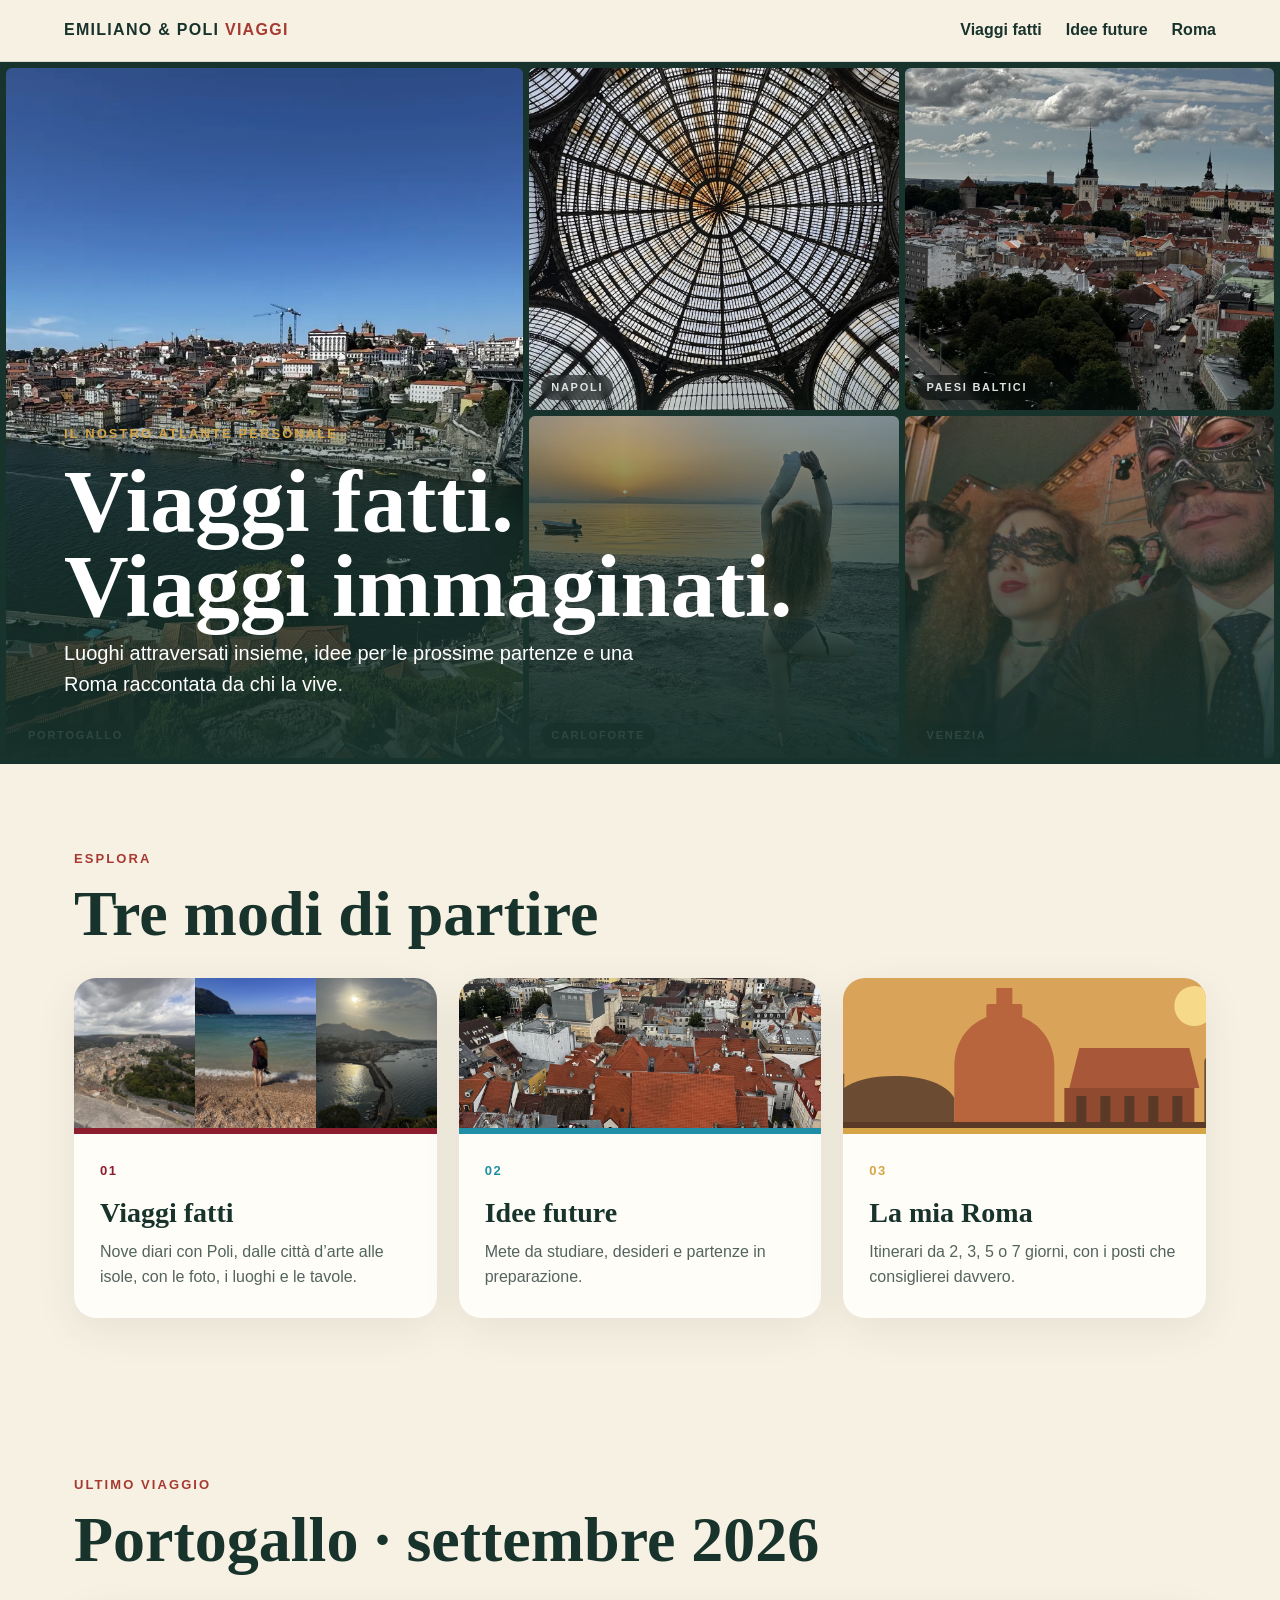
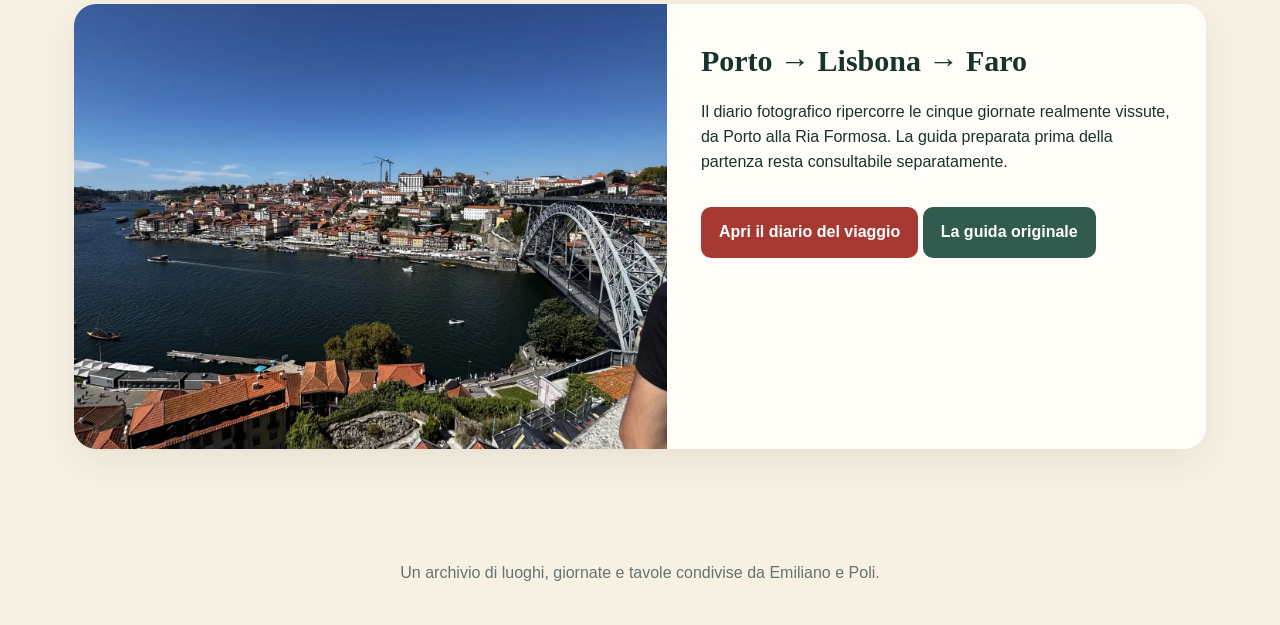
<file: index.html>
<!doctype html><html lang="it"><head><meta charset="utf-8"><meta name="viewport" content="width=device-width,initial-scale=1"><meta name="robots" content="noindex,nofollow,noarchive,noimageindex,nosnippet"><meta name="googlebot" content="noindex,nofollow,noarchive,noimageindex,nosnippet"><meta name="description" content="L’archivio personale dei viaggi di Emiliano e Poli."><meta property="og:type" content="website"><meta property="og:locale" content="it_IT"><meta property="og:site_name" content="Emiliano &amp; Poli · Viaggi"><meta property="og:title" content="Emiliano & Poli · Viaggi"><meta property="og:description" content="Luoghi attraversati insieme, idee per le prossime partenze e una Roma raccontata da chi la vive."><meta property="og:url" content="https://emilianotizi-del.github.io/Viaggi/"><meta property="og:image" content="https://emilianotizi-del.github.io/Viaggi/assets/portogallo/foto/IMG_9422.webp"><meta property="og:image:alt" content="Il Douro e il ponte Dom Luís I a Porto"><meta name="twitter:card" content="summary_large_image"><title>Emiliano & Poli · Viaggi</title><link rel="stylesheet" href="style.css"><link rel="stylesheet" href="home.css?v=1"></head><body><header class="top"><a class="brand" href="index.html">EMILIANO &amp; POLI <span>VIAGGI</span></a><button class="menu" aria-label="Apri menu">☰</button><nav><a href="viaggi.html">Viaggi fatti</a><a href="idee.html">Idee future</a><a href="roma.html">Roma</a></nav></header><main>
<section class="h-hero">
<figure><img src="assets/portogallo/foto/IMG_9422.webp" alt="Porto e il ponte Dom Luís I visti dall’alto"><figcaption>Portogallo</figcaption></figure>
<figure><img src="assets/napoli/foto/IMG_7477.webp" alt="La cupola della Galleria Umberto I a Napoli" loading="lazy"><figcaption>Napoli</figcaption></figure>
<figure><img src="assets/baltici/foto/IMG_8941.webp" alt="Il panorama di Tallinn" loading="lazy"><figcaption>Paesi Baltici</figcaption></figure>
<figure><img src="assets/carloforte/foto/IMG_8528.webp" alt="Alba sulla spiaggia del Giunco a Carloforte" loading="lazy"><figcaption>Carloforte</figcaption></figure>
<figure><img src="assets/venezia/foto/IMG_7187.webp" alt="Emiliano e Poli in maschera a Venezia" loading="lazy"><figcaption>Venezia</figcaption></figure>
<div class="h-hero-copy"><p class="eyebrow">Il nostro atlante personale</p><h1>Viaggi fatti.<br>Viaggi immaginati.</h1><p>Luoghi attraversati insieme, idee per le prossime partenze e una Roma raccontata da chi la vive.</p></div>
</section>
<section class="wrap"><p class="eyebrow">Esplora</p><h2>Tre modi di partire</h2><div class="h-ways">
<a class="h-way" href="viaggi.html" style="--accent:#8b1e2d"><div class="strip"><img src="assets/sicilia/foto/IMG_8201.webp" alt="" loading="lazy"><img src="assets/conero/foto/IMG_7985.webp" alt="" loading="lazy"><img src="assets/ischia/foto/IMG_8809.webp" alt="" loading="lazy"></div><div class="body"><span class="num">01</span><h3>Viaggi fatti</h3><p>Nove diari con Poli, dalle città d’arte alle isole, con le foto, i luoghi e le tavole.</p></div></a>
<a class="h-way" href="idee.html" style="--accent:#1f8fa8"><div class="strip one"><img src="assets/baltici/foto/IMG_9015.webp" alt="" loading="lazy"></div><div class="body"><span class="num">02</span><h3>Idee future</h3><p>Mete da studiare, desideri e partenze in preparazione.</p></div></a>
<a class="h-way" href="roma.html" style="--accent:#d5a548"><div class="strip roma" aria-hidden="true"><svg viewBox="0 0 600 150" preserveAspectRatio="xMidYMax slice"><rect width="600" height="150" fill="#d9a35a"/><circle cx="470" cy="28" r="20" fill="#f7d98a"/><path d="M0 150V96c30-10 50-26 60-46 10 20 30 36 60 46v54z" fill="#7a5a3a"/><path d="M110 150v-30c8-14 30-22 60-22s52 8 60 22v30z" fill="#6b4c32"/><path d="M230 150V88c0-30 22-52 50-52s50 22 50 52v62z" fill="#b8643d"/><rect x="262" y="26" width="36" height="14" rx="2" fill="#b8643d"/><rect x="272" y="10" width="16" height="18" fill="#b8643d"/><path d="M340 150v-40h130v40z" fill="#8f4a2f"/><path d="M345 110l10-40h110l10 40z" fill="#a85838"/><path d="M480 150V84c0-12 40-22 60-22s60 10 60 22v66z" fill="#6b4c32"/><g fill="#5a3a26"><rect x="352" y="118" width="10" height="32"/><rect x="376" y="118" width="10" height="32"/><rect x="400" y="118" width="10" height="32"/><rect x="424" y="118" width="10" height="32"/><rect x="448" y="118" width="10" height="32"/></g><path d="M0 150h600v-6H0z" fill="#5a3a26"/></svg></div><div class="body"><span class="num">03</span><h3>La mia Roma</h3><p>Itinerari da 2, 3, 5 o 7 giorni, con i posti che consiglierei davvero.</p></div></a>
</div></section>
<section class="wrap"><p class="eyebrow">Ultimo viaggio</p><h2>Portogallo · settembre 2026</h2><div class="h-last"><img src="assets/portogallo/foto/IMG_9422.webp" alt="Porto dall’alto, con il fiume Douro" loading="lazy"><div><h3>Porto → Lisbona → Faro</h3><p>Il diario fotografico ripercorre le cinque giornate realmente vissute, da Porto alla Ria Formosa. La guida preparata prima della partenza resta consultabile separatamente.</p><a class="cta" href="portogallo.html">Apri il diario del viaggio</a> <a class="cta" href="portogallo-guida.html" style="background:var(--green)">La guida originale</a></div></div></section>
</main><footer>Un archivio di luoghi, giornate e tavole condivise da Emiliano e Poli.</footer><script>document.querySelector('.menu')?.addEventListener('click',()=>document.querySelector('.top nav').classList.toggle('open'))</script></body></html>
</file>
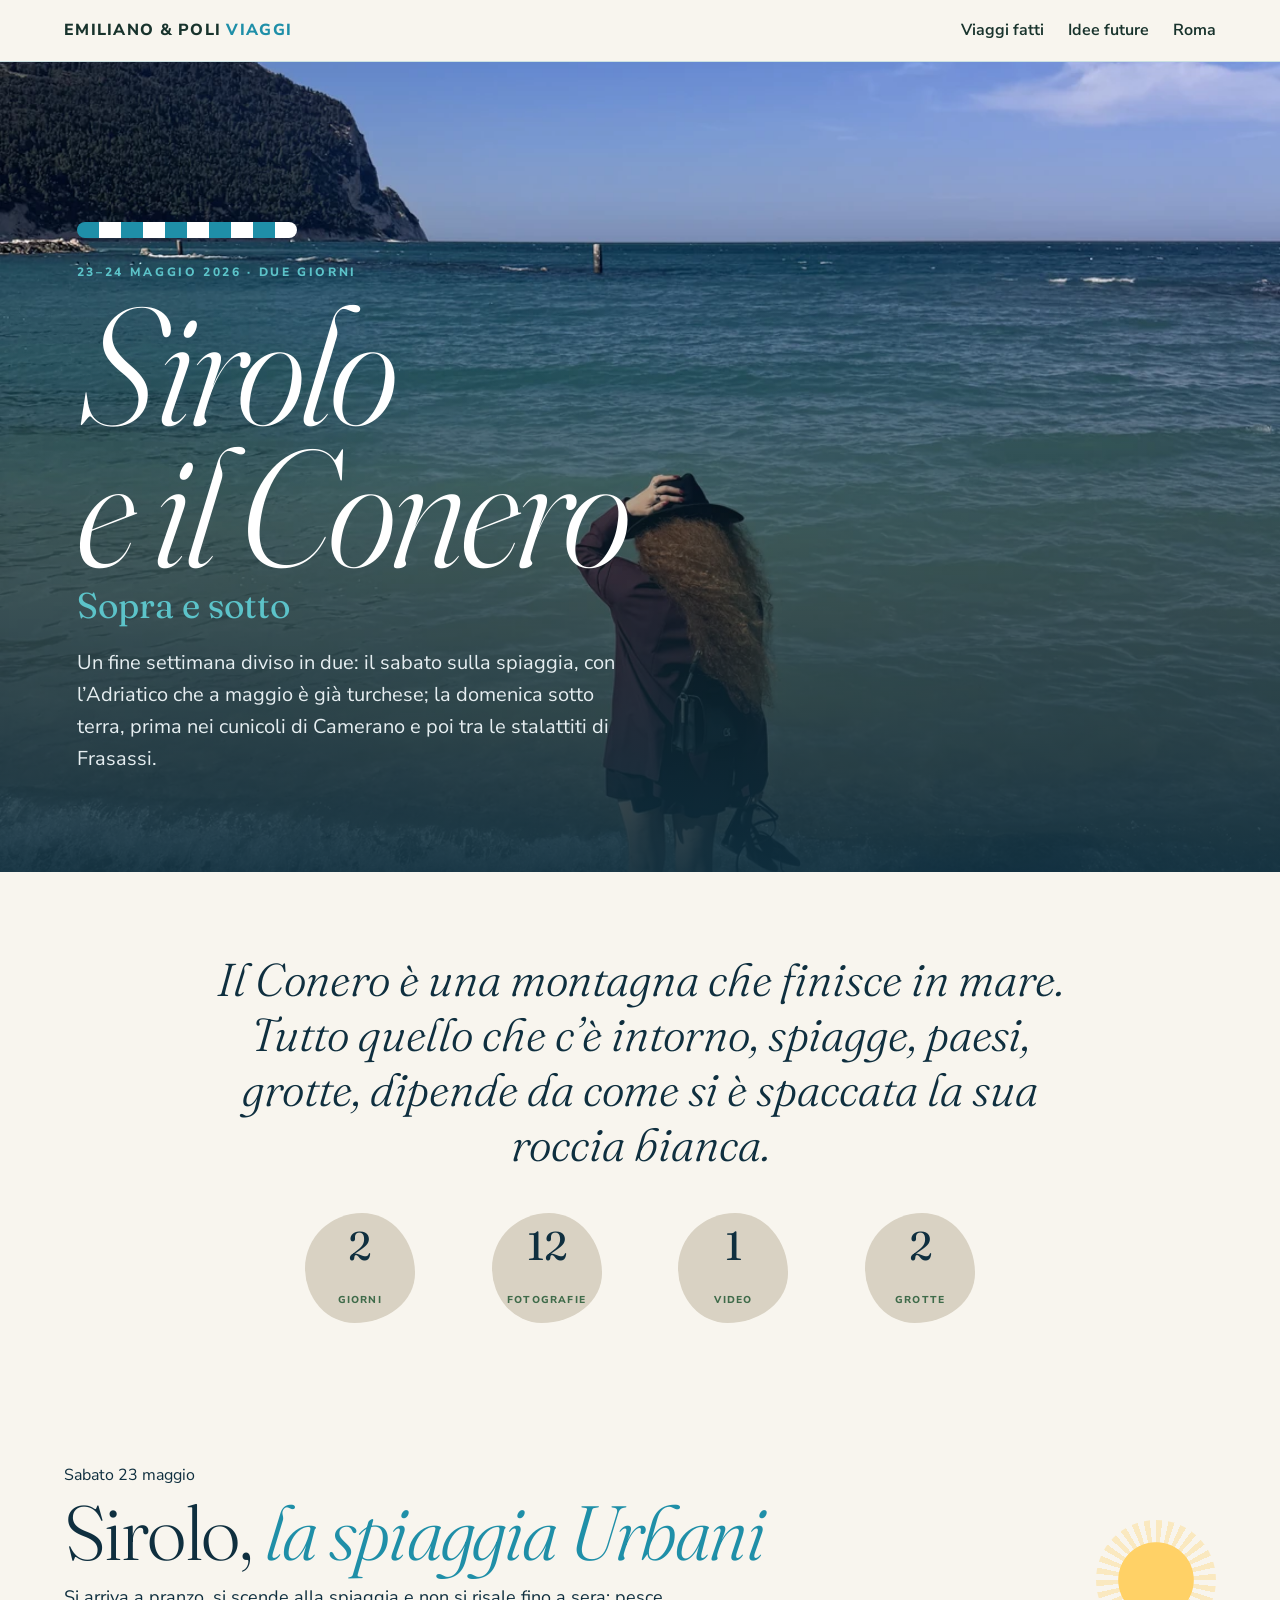
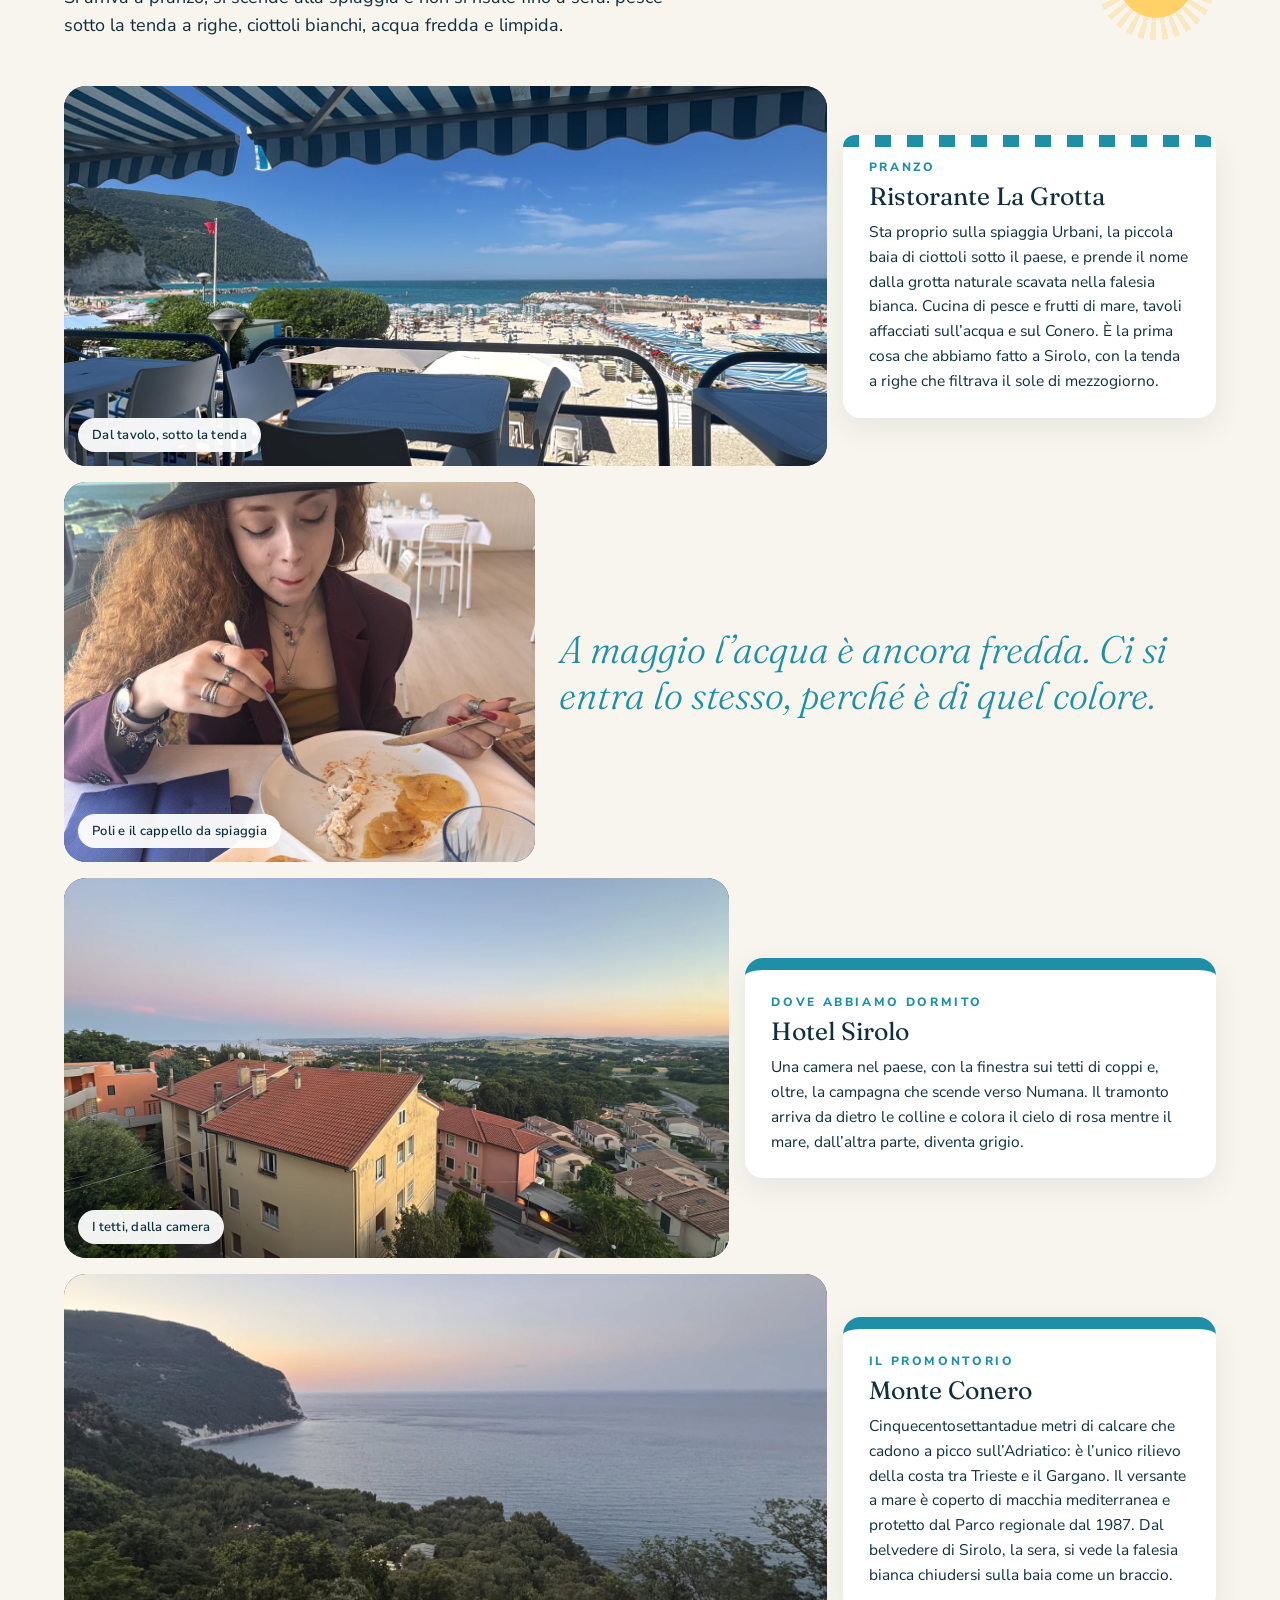
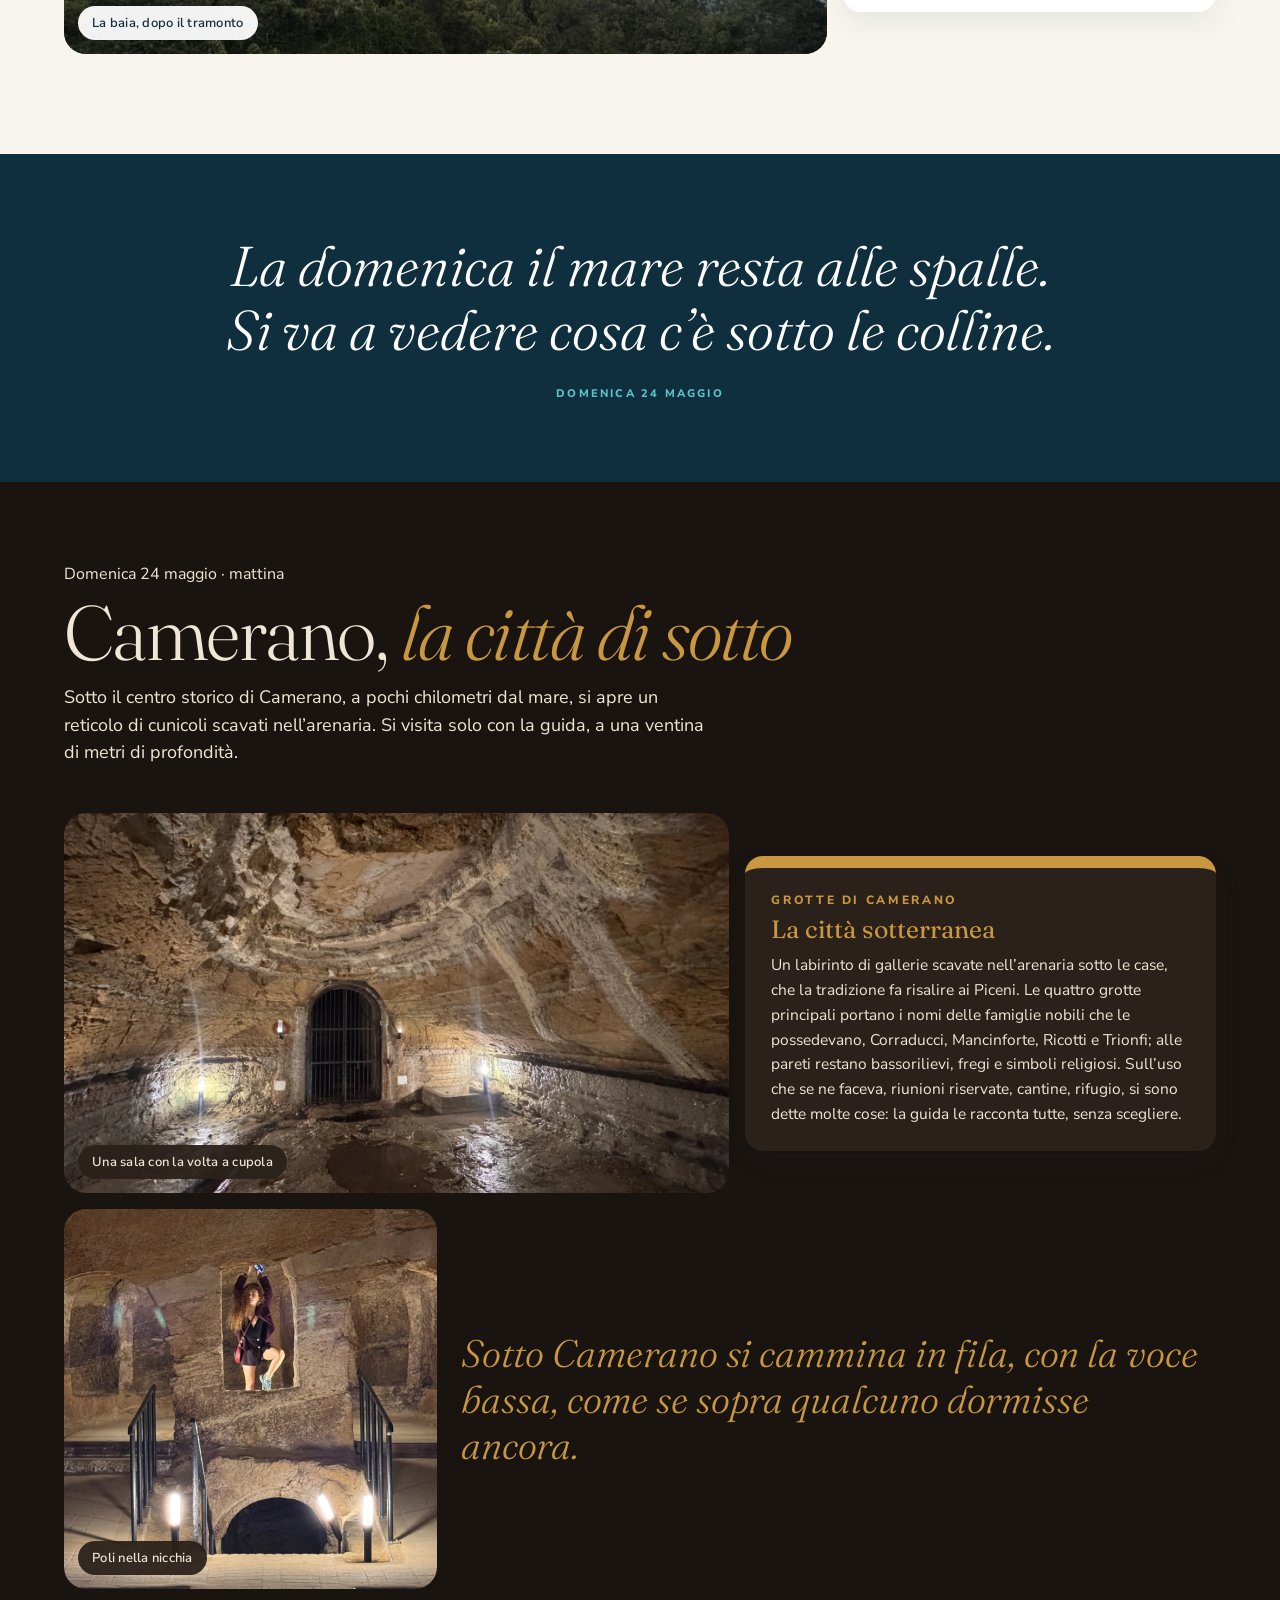
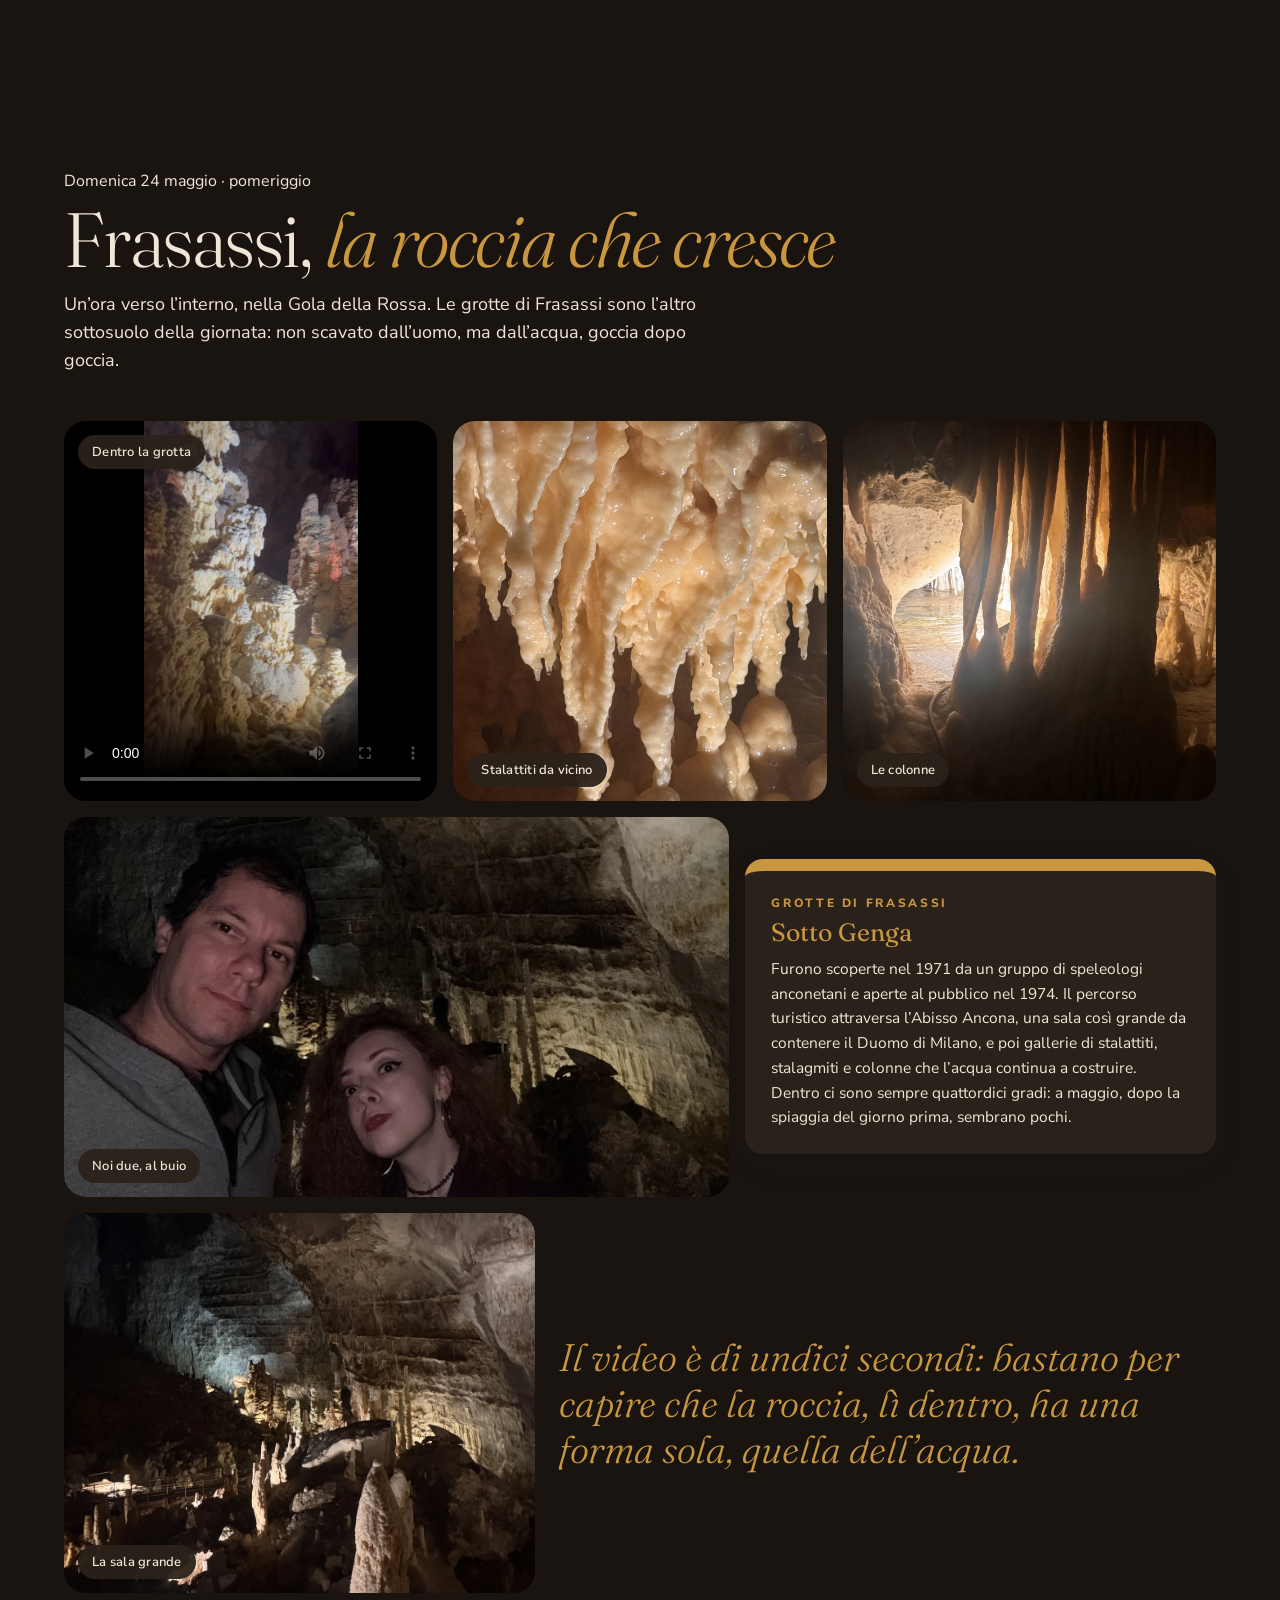
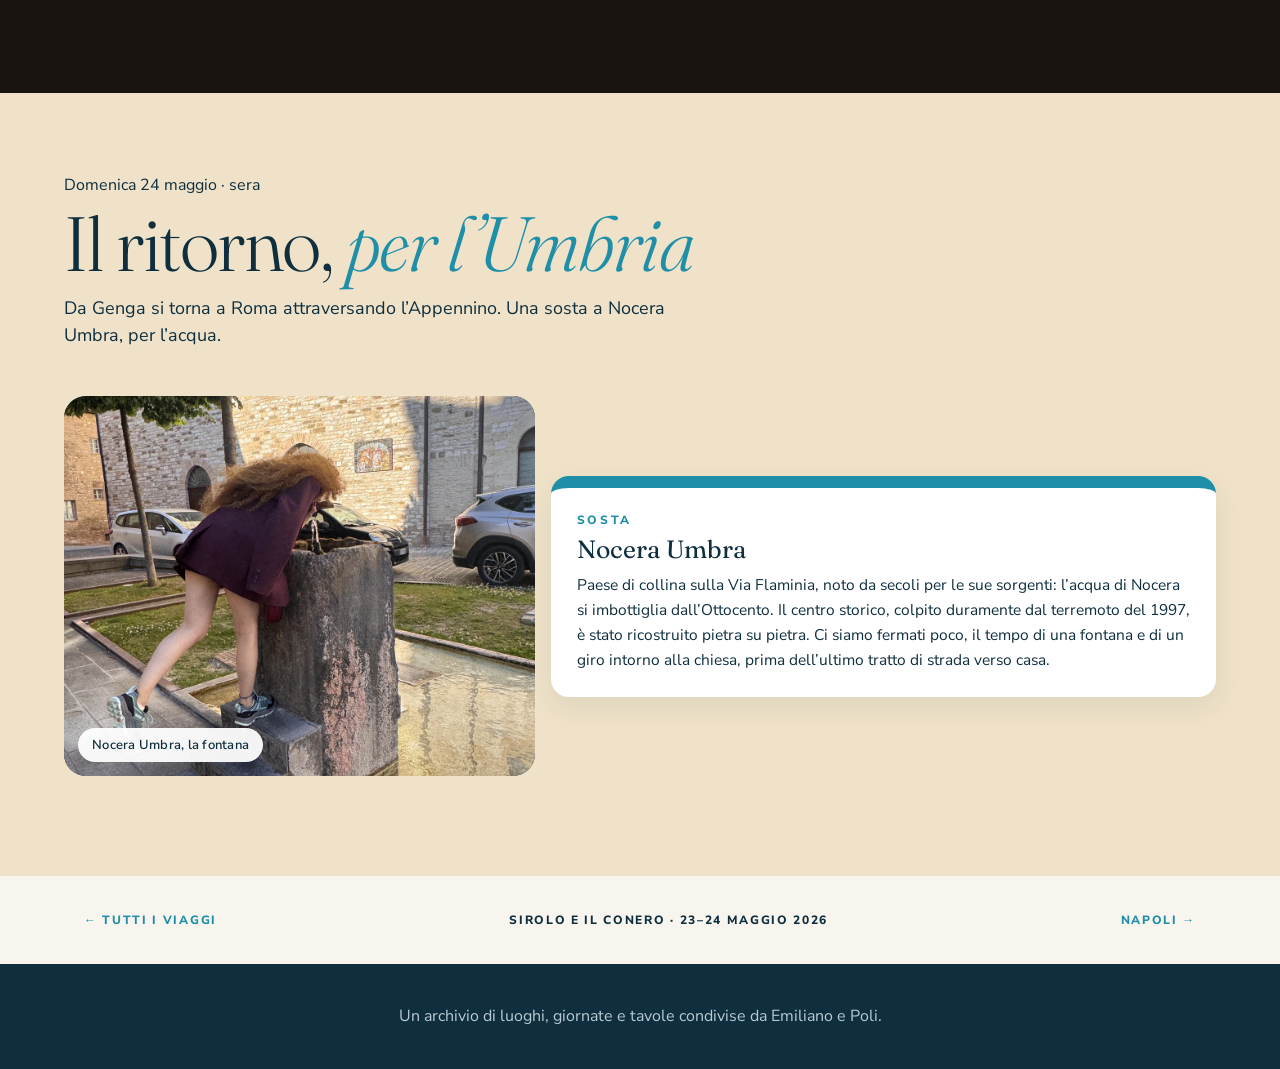
<file: conero.html>
<!doctype html><html lang="it"><head>
<meta charset="utf-8"><meta name="viewport" content="width=device-width,initial-scale=1">
<meta name="robots" content="noindex,nofollow,noarchive,noimageindex,nosnippet"><meta name="googlebot" content="noindex,nofollow,noarchive,noimageindex,nosnippet">
<meta name="description" content="Sirolo e il Conero, maggio 2026: la spiaggia Urbani, il tramonto sul paese, le grotte di Camerano e di Frasassi, il ritorno per Nocera Umbra.">
<meta property="og:type" content="article"><meta property="og:locale" content="it_IT"><meta property="og:site_name" content="Emiliano &amp; Poli · Viaggi"><meta property="og:title" content="Sirolo e il Conero · Sopra e sotto"><meta property="og:description" content="Due giorni di maggio 2026: un pranzo di pesce sulla spiaggia Urbani, l’Adriatico ai piedi del Conero, poi i cunicoli di Camerano e le grotte di Frasassi."><meta property="og:url" content="https://emilianotizi-del.github.io/Viaggi/conero.html"><meta property="og:image" content="https://emilianotizi-del.github.io/Viaggi/assets/conero/foto/IMG_7985.webp"><meta property="og:image:alt" content="Poli in acqua sulla riva di ciottoli, con il Monte Conero sullo sfondo"><meta name="twitter:card" content="summary_large_image">
<title>Sirolo e il Conero · Sopra e sotto</title><link rel="preconnect" href="https://fonts.googleapis.com"><link rel="preconnect" href="https://fonts.gstatic.com" crossorigin><link href="https://fonts.googleapis.com/css2?family=Fraunces:ital,opsz,wght@0,9..144,300;0,9..144,400;1,9..144,300&family=Nunito+Sans:wght@400;600;800&display=swap" rel="stylesheet"><link rel="stylesheet" href="style.css"><link rel="stylesheet" href="conero.css?v=1">
</head><body class="conero">
<header class="top conero-top"><a class="brand" href="index.html">EMILIANO &amp; POLI <span>VIAGGI</span></a><button class="menu" aria-label="Apri menu">☰</button><nav><a href="viaggi.html">Viaggi fatti</a><a href="idee.html">Idee future</a><a href="roma.html">Roma</a></nav></header>

<section class="k-hero"><img src="assets/conero/foto/IMG_7985.webp" alt="Poli in acqua sulla riva di ciottoli, con il Monte Conero sullo sfondo"><div class="k-hero-copy"><div class="tenda"></div><p class="k-kicker">23–24 maggio 2026 · Due giorni</p><h1>Sirolo<br>e il Conero</h1><p class="k-subtitle">Sopra e sotto</p><p>Un fine settimana diviso in due: il sabato sulla spiaggia, con l’Adriatico che a maggio è già turchese; la domenica sotto terra, prima nei cunicoli di Camerano e poi tra le stalattiti di Frasassi.</p></div></section>

<section class="k-intro"><p>Il Conero è una montagna che finisce in mare. Tutto quello che c’è intorno, spiagge, paesi, grotte, dipende da come si è spaccata la sua roccia bianca.</p><div class="k-facts"><div><strong>2</strong><span>giorni</span></div><div><strong>12</strong><span>fotografie</span></div><div><strong>1</strong><span>video</span></div><div><strong>2</strong><span>grotte</span></div></div></section>

<section class="k-day"><header><div><span>Sabato 23 maggio</span><h2>Sirolo, <em>la spiaggia Urbani</em></h2><p>Si arriva a pranzo, si scende alla spiaggia e non si risale fino a sera: pesce sotto la tenda a righe, ciottoli bianchi, acqua fredda e limpida.</p></div><div class="sole"></div></header>
<div class="k-grid">
<figure class="c8 h-mid"><img src="assets/conero/foto/SPIAGGIA_URBANI.webp" alt="La spiaggia Urbani vista dal ristorante, sotto la tenda a righe bianche e azzurre, con il Monte Conero in fondo" loading="lazy"><figcaption>Dal tavolo, sotto la tenda</figcaption></figure>
<div class="k-box riga"><span>Pranzo</span><h3>Ristorante La Grotta</h3><p>Sta proprio sulla spiaggia Urbani, la piccola baia di ciottoli sotto il paese, e prende il nome dalla grotta naturale scavata nella falesia bianca. Cucina di pesce e frutti di mare, tavoli affacciati sull’acqua e sul Conero. È la prima cosa che abbiamo fatto a Sirolo, con la tenda a righe che filtrava il sole di mezzogiorno.</p></div>
<figure class="c5 h-tall"><img src="assets/conero/foto/IMG_7980.webp" alt="Poli con il cappello nero a tesa larga mangia un piatto di ravioli al tavolo del ristorante" loading="lazy"><figcaption>Poli e il cappello da spiaggia</figcaption></figure>
<p class="k-quote c7">A maggio l’acqua è ancora fredda. Ci si entra lo stesso, perché è di quel colore.</p>
<figure class="c7 h-mid"><img src="assets/conero/foto/TETTI_SIROLO.webp" alt="I tetti di Sirolo al tramonto, con la campagna e il mare in lontananza" loading="lazy"><figcaption>I tetti, dalla camera</figcaption></figure>
<div class="k-box c5"><span>Dove abbiamo dormito</span><h3>Hotel Sirolo</h3><p>Una camera nel paese, con la finestra sui tetti di coppi e, oltre, la campagna che scende verso Numana. Il tramonto arriva da dietro le colline e colora il cielo di rosa mentre il mare, dall’altra parte, diventa grigio.</p></div>
<figure class="c8 h-mid"><img src="assets/conero/foto/IMG_7996.webp" alt="La baia sotto Sirolo al crepuscolo, con il promontorio del Conero coperto di macchia e il mare piatto" loading="lazy"><figcaption>La baia, dopo il tramonto</figcaption></figure>
<div class="k-box"><span>Il promontorio</span><h3>Monte Conero</h3><p>Cinquecentosettantadue metri di calcare che cadono a picco sull’Adriatico: è l’unico rilievo della costa tra Trieste e il Gargano. Il versante a mare è coperto di macchia mediterranea e protetto dal Parco regionale dal 1987. Dal belvedere di Sirolo, la sera, si vede la falesia bianca chiudersi sulla baia come un braccio.</p></div>
</div></section>

<section class="k-interlude"><p>La domenica il mare resta alle spalle. Si va a vedere cosa c’è sotto le colline.</p><small>Domenica 24 maggio</small></section>

<section class="k-day sotto"><header><div><span>Domenica 24 maggio · mattina</span><h2>Camerano, <em>la città di sotto</em></h2><p>Sotto il centro storico di Camerano, a pochi chilometri dal mare, si apre un reticolo di cunicoli scavati nell’arenaria. Si visita solo con la guida, a una ventina di metri di profondità.</p></div></header>
<div class="k-grid">
<figure class="c7 h-mid"><img src="assets/conero/foto/IMG_8002.webp" alt="Una sala sotterranea delle grotte di Camerano scavata nell’arenaria, con la volta a cupola e un cancello di ferro in fondo" loading="lazy"><figcaption>Una sala con la volta a cupola</figcaption></figure>
<div class="k-box c5"><span>Grotte di Camerano</span><h3>La città sotterranea</h3><p>Un labirinto di gallerie scavate nell’arenaria sotto le case, che la tradizione fa risalire ai Piceni. Le quattro grotte principali portano i nomi delle famiglie nobili che le possedevano, Corraducci, Mancinforte, Ricotti e Trionfi; alle pareti restano bassorilievi, fregi e simboli religiosi. Sull’uso che se ne faceva, riunioni riservate, cantine, rifugio, si sono dette molte cose: la guida le racconta tutte, senza scegliere.</p></div>
<figure class="c4 h-tall"><img src="assets/conero/foto/IMG_8013.webp" alt="Poli in piedi dentro una nicchia scavata nella roccia, sopra una scala che scende in un altro cunicolo" loading="lazy"><figcaption>Poli nella nicchia</figcaption></figure>
<p class="k-quote c8">Sotto Camerano si cammina in fila, con la voce bassa, come se sopra qualcuno dormisse ancora.</p>
</div></section>

<section class="k-day sotto"><header><div><span>Domenica 24 maggio · pomeriggio</span><h2>Frasassi, <em>la roccia che cresce</em></h2><p>Un’ora verso l’interno, nella Gola della Rossa. Le grotte di Frasassi sono l’altro sottosuolo della giornata: non scavato dall’uomo, ma dall’acqua, goccia dopo goccia.</p></div></header>
<div class="k-grid">
<figure class="k-video c4 h-tall"><video controls playsinline preload="metadata" poster="assets/conero/poster/IMG_8029.jpg"><source src="assets/conero/video/IMG_8029.mp4" type="video/mp4"></video><figcaption>Dentro la grotta</figcaption></figure>
<figure class="c4 h-tall"><img src="assets/conero/foto/IMG_8025.webp" alt="Stalattiti color miele viste da vicino, con le punte bagnate" loading="lazy"><figcaption>Stalattiti da vicino</figcaption></figure>
<figure class="c4 h-tall"><img src="assets/conero/foto/IMG_8043.webp" alt="Colonne di calcare illuminate di caldo in una galleria della grotta" loading="lazy"><figcaption>Le colonne</figcaption></figure>
<figure class="c7 h-mid"><img src="assets/conero/foto/IMG_8019.webp" alt="Selfie di Emiliano e Poli nella penombra della grotta" loading="lazy"><figcaption>Noi due, al buio</figcaption></figure>
<div class="k-box c5"><span>Grotte di Frasassi</span><h3>Sotto Genga</h3><p>Furono scoperte nel 1971 da un gruppo di speleologi anconetani e aperte al pubblico nel 1974. Il percorso turistico attraversa l’Abisso Ancona, una sala così grande da contenere il Duomo di Milano, e poi gallerie di stalattiti, stalagmiti e colonne che l’acqua continua a costruire. Dentro ci sono sempre quattordici gradi: a maggio, dopo la spiaggia del giorno prima, sembrano pochi.</p></div>
<figure class="c5 h-tall"><img src="assets/conero/foto/IMG_8017.webp" alt="Una grande sala della grotta con stalagmiti bianche illuminate dal basso" loading="lazy"><figcaption>La sala grande</figcaption></figure>
<p class="k-quote c7">Il video è di undici secondi: bastano per capire che la roccia, lì dentro, ha una forma sola, quella dell’acqua.</p>
</div></section>

<section class="k-day sabbia"><header><div><span>Domenica 24 maggio · sera</span><h2>Il ritorno, <em>per l’Umbria</em></h2><p>Da Genga si torna a Roma attraversando l’Appennino. Una sosta a Nocera Umbra, per l’acqua.</p></div></header>
<div class="k-grid">
<figure class="c5 h-tall"><img src="assets/conero/foto/IMG_8049.webp" alt="Poli si sporge a bere da una fontana di pietra davanti a una chiesa in pietra bianca e rosa, a Nocera Umbra" loading="lazy"><figcaption>Nocera Umbra, la fontana</figcaption></figure>
<div class="k-box c7"><span>Sosta</span><h3>Nocera Umbra</h3><p>Paese di collina sulla Via Flaminia, noto da secoli per le sue sorgenti: l’acqua di Nocera si imbottiglia dall’Ottocento. Il centro storico, colpito duramente dal terremoto del 1997, è stato ricostruito pietra su pietra. Ci siamo fermati poco, il tempo di una fontana e di un giro intorno alla chiesa, prima dell’ultimo tratto di strada verso casa.</p></div>
</div></section>

<div class="k-end"><a href="viaggi.html">← Tutti i viaggi</a><span>Sirolo e il Conero · 23–24 maggio 2026</span><a href="napoli.html">Napoli →</a></div>
<footer class="k-footer">Un archivio di luoghi, giornate e tavole condivise da Emiliano e Poli.</footer><script>document.querySelector('.menu')?.addEventListener('click',()=>document.querySelector('.top nav').classList.toggle('open'))</script></body></html>
</file>
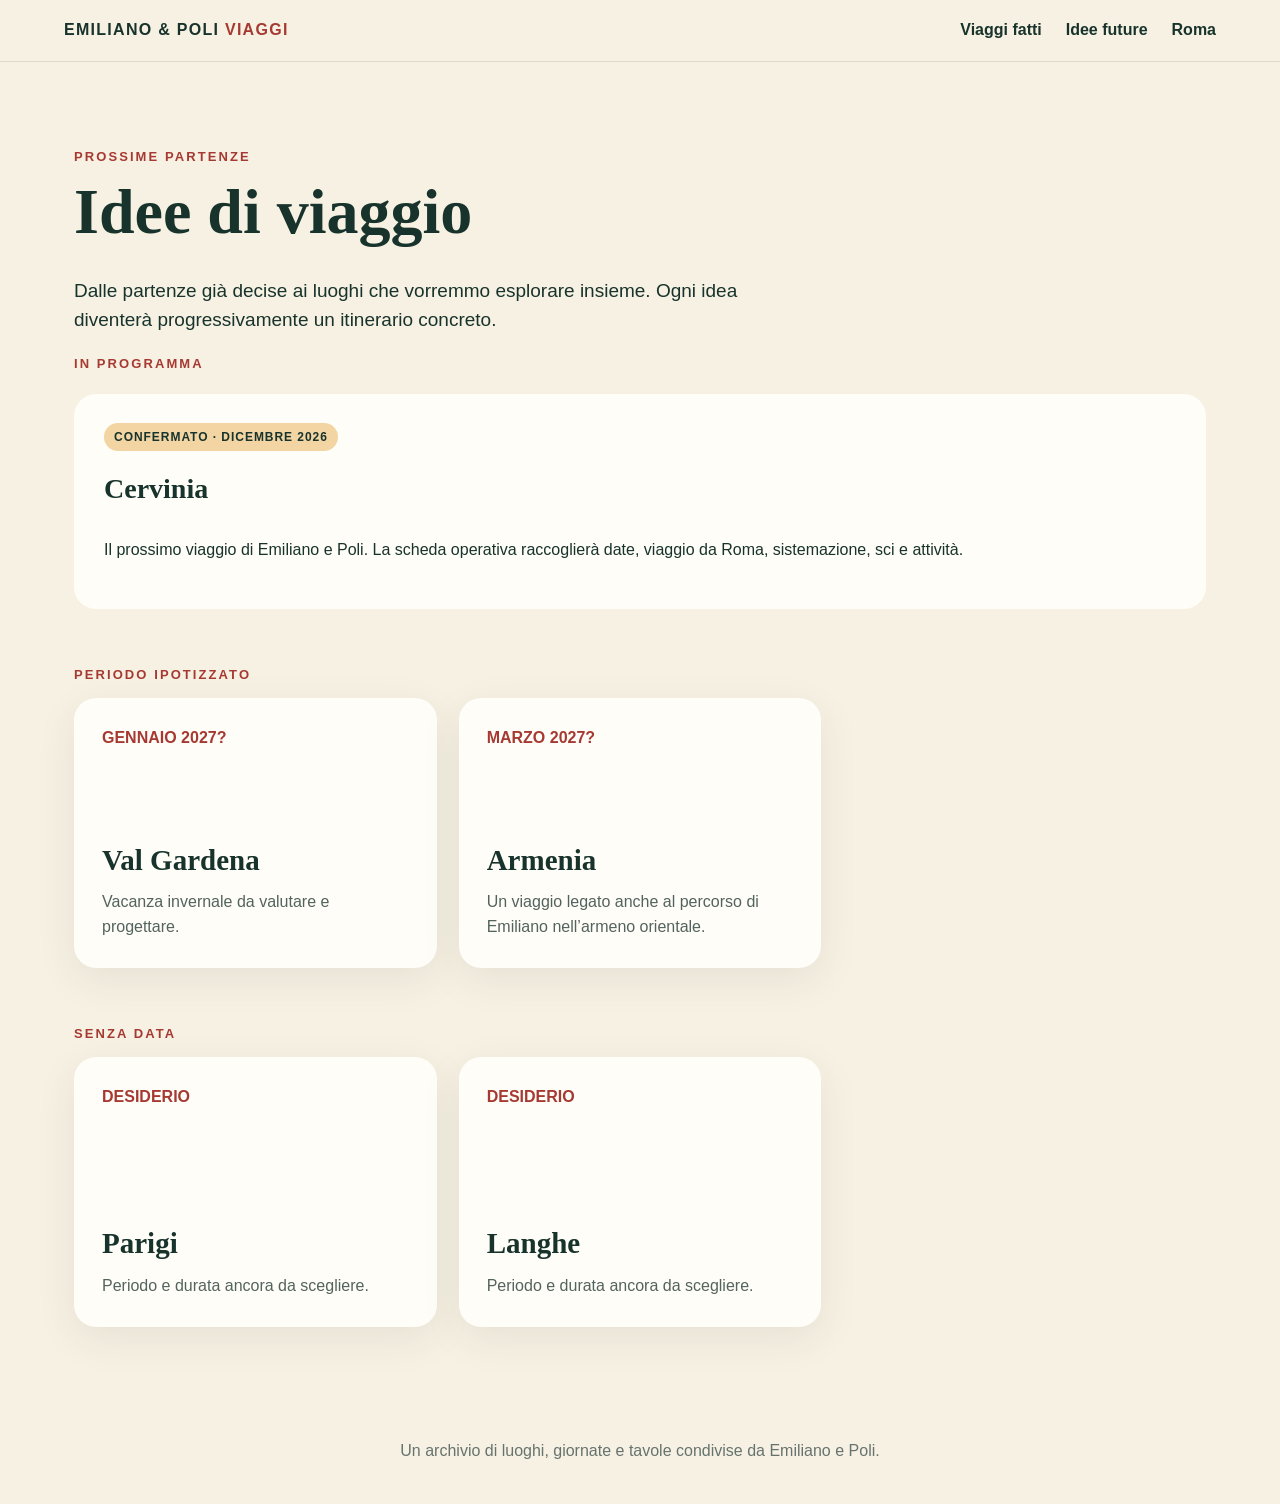
<file: idee.html>
<!doctype html><html lang="it"><head><meta charset="utf-8"><meta name="viewport" content="width=device-width,initial-scale=1"><meta name="robots" content="noindex,nofollow,noarchive,noimageindex,nosnippet"><meta name="googlebot" content="noindex,nofollow,noarchive,noimageindex,nosnippet"><meta name="description" content="Le prossime idee di viaggio di Emiliano e Poli."><meta property="og:type" content="website"><meta property="og:locale" content="it_IT"><meta property="og:site_name" content="Emiliano &amp; Poli · Viaggi"><meta property="og:title" content="Idee future · Emiliano & Poli"><meta property="og:description" content="Mete da studiare, desideri e partenze in preparazione."><meta property="og:url" content="https://emilianotizi-del.github.io/Viaggi/idee.html"><meta property="og:image" content="https://emilianotizi-del.github.io/Viaggi/assets/portogallo/foto/IMG_9422.webp"><meta property="og:image:alt" content="Panorama del viaggio in Portogallo"><meta name="twitter:card" content="summary_large_image"><title>Idee future · Emiliano & Poli</title><link rel="stylesheet" href="style.css"></head><body><header class="top"><a class="brand" href="index.html">EMILIANO &amp; POLI <span>VIAGGI</span></a><button class="menu" aria-label="Apri menu">☰</button><nav><a href="viaggi.html">Viaggi fatti</a><a href="idee.html">Idee future</a><a href="roma.html">Roma</a></nav></header><main class="wrap"><p class="eyebrow">Prossime partenze</p><h2>Idee di viaggio</h2><p class="intro">Dalle partenze già decise ai luoghi che vorremmo esplorare insieme. Ogni idea diventerà progressivamente un itinerario concreto.</p><section><p class="eyebrow">In programma</p><div class="panel"><span class="tag progress">Confermato · dicembre 2026</span><h3 style="margin-top:18px">Cervinia</h3><p>Il prossimo viaggio di Emiliano e Poli. La scheda operativa raccoglierà date, viaggio da Roma, sistemazione, sci e attività.</p></div></section><section style="margin-top:56px"><p class="eyebrow">Periodo ipotizzato</p><div class="grid"><div class="card"><span class="num">GENNAIO 2027?</span><h3>Val Gardena</h3><p>Vacanza invernale da valutare e progettare.</p></div><div class="card"><span class="num">MARZO 2027?</span><h3>Armenia</h3><p>Un viaggio legato anche al percorso di Emiliano nell’armeno orientale.</p></div></div></section><section style="margin-top:56px"><p class="eyebrow">Senza data</p><div class="grid"><div class="card"><span class="num">DESIDERIO</span><h3>Parigi</h3><p>Periodo e durata ancora da scegliere.</p></div><div class="card"><span class="num">DESIDERIO</span><h3>Langhe</h3><p>Periodo e durata ancora da scegliere.</p></div></div></section></main><footer>Un archivio di luoghi, giornate e tavole condivise da Emiliano e Poli.</footer><script>document.querySelector('.menu')?.addEventListener('click',()=>document.querySelector('.top nav').classList.toggle('open'))</script></body></html>
</file>
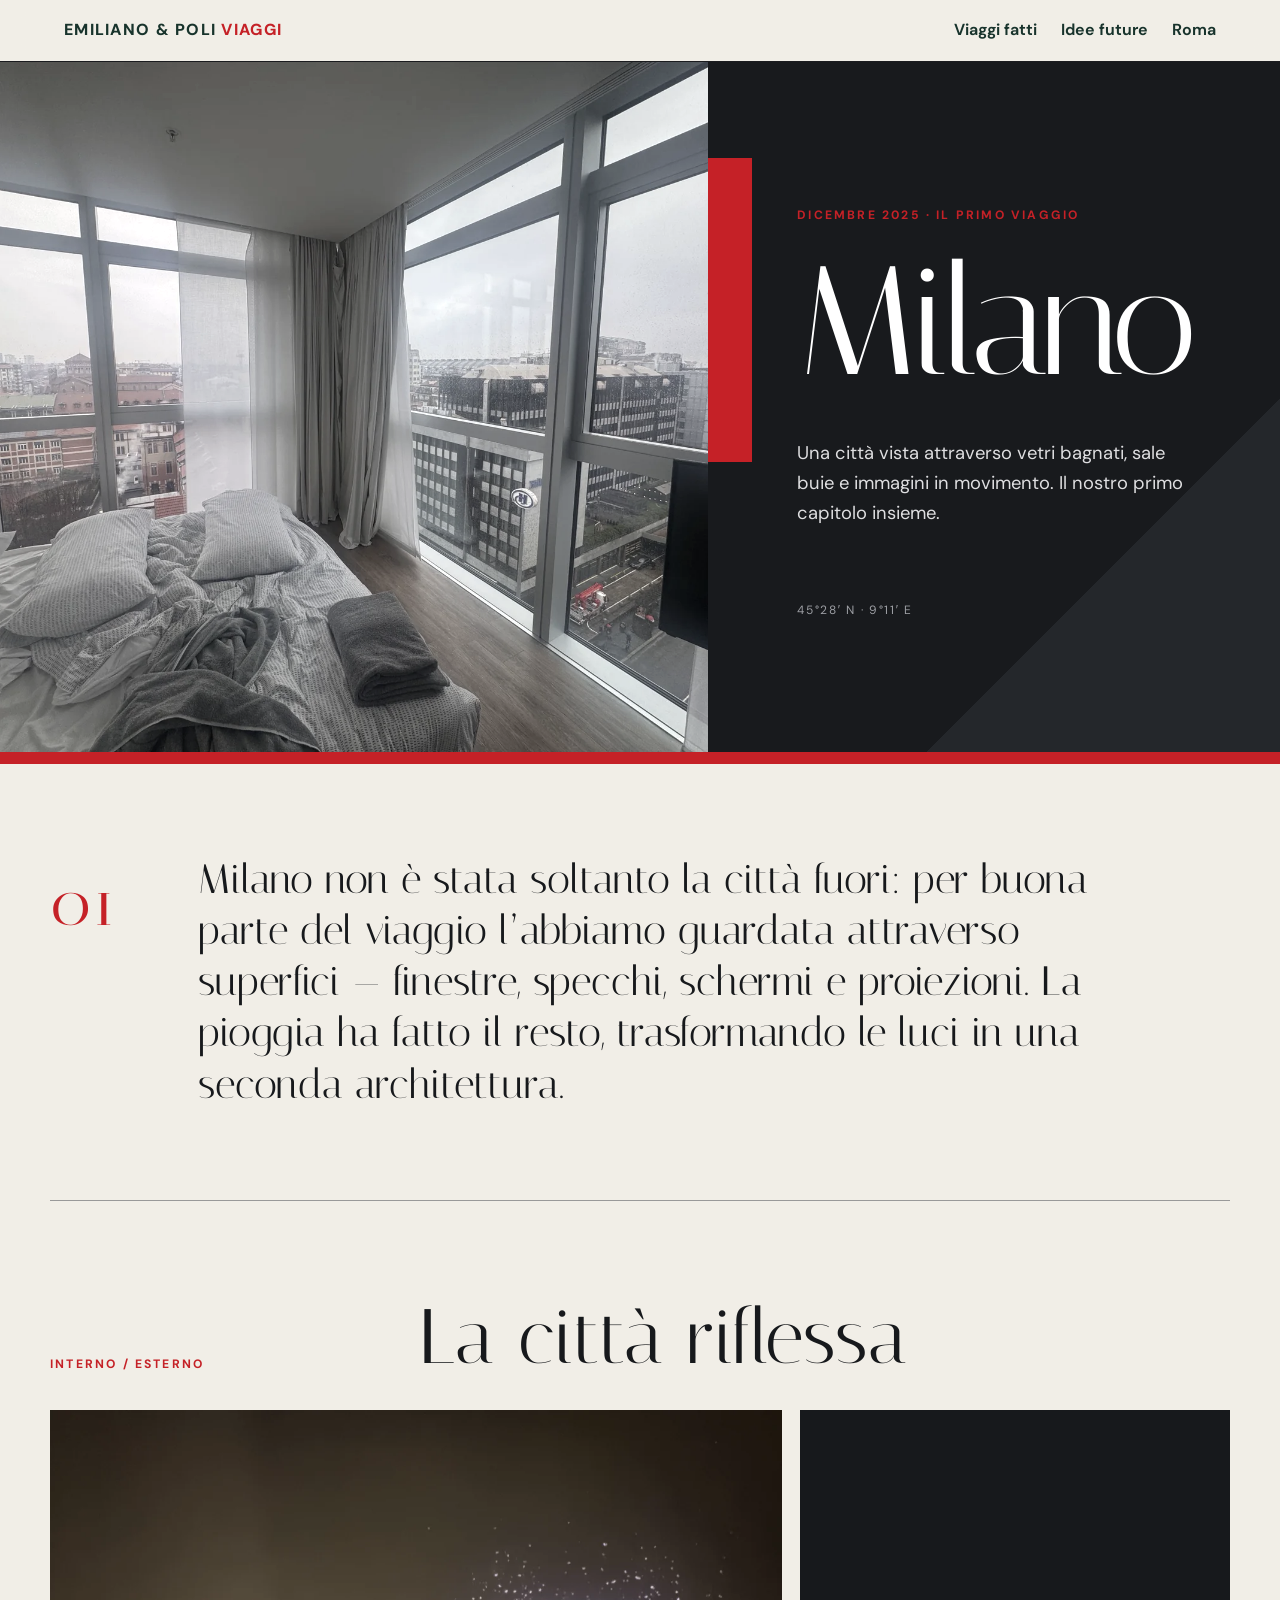
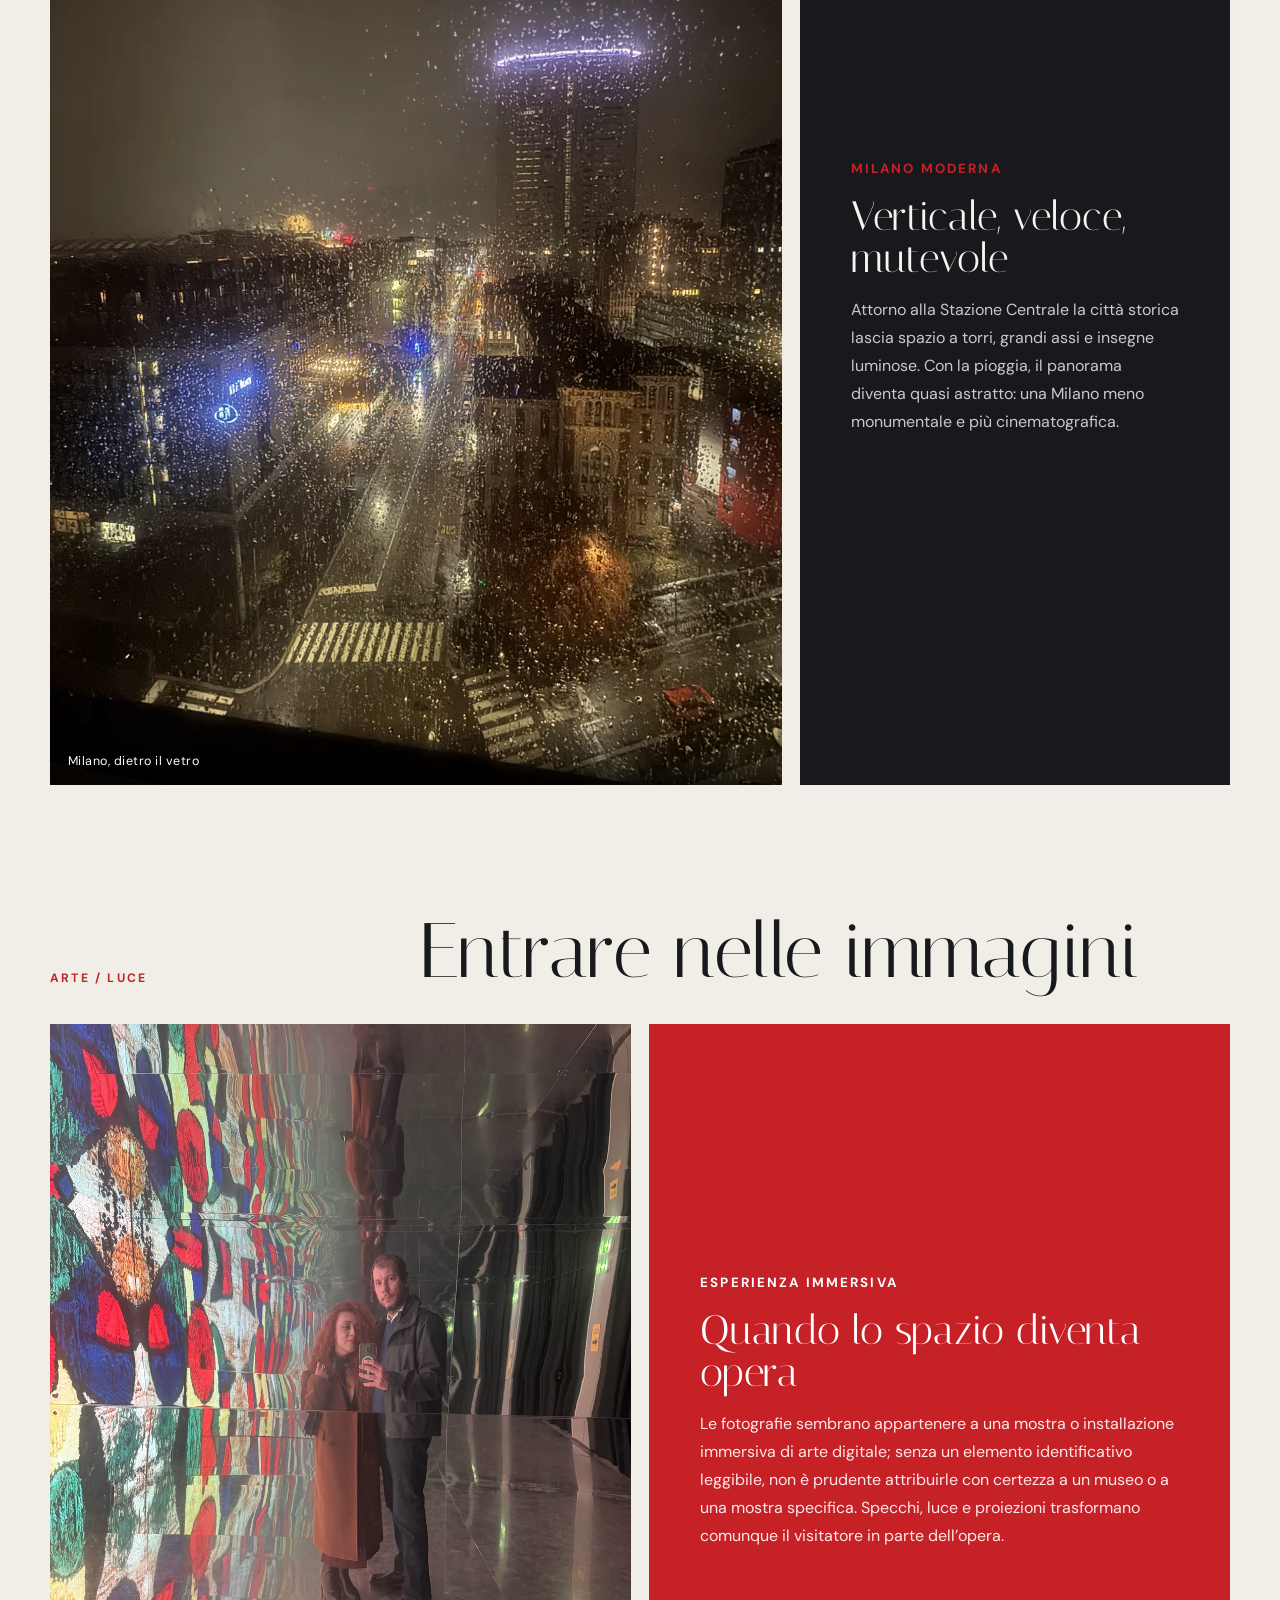
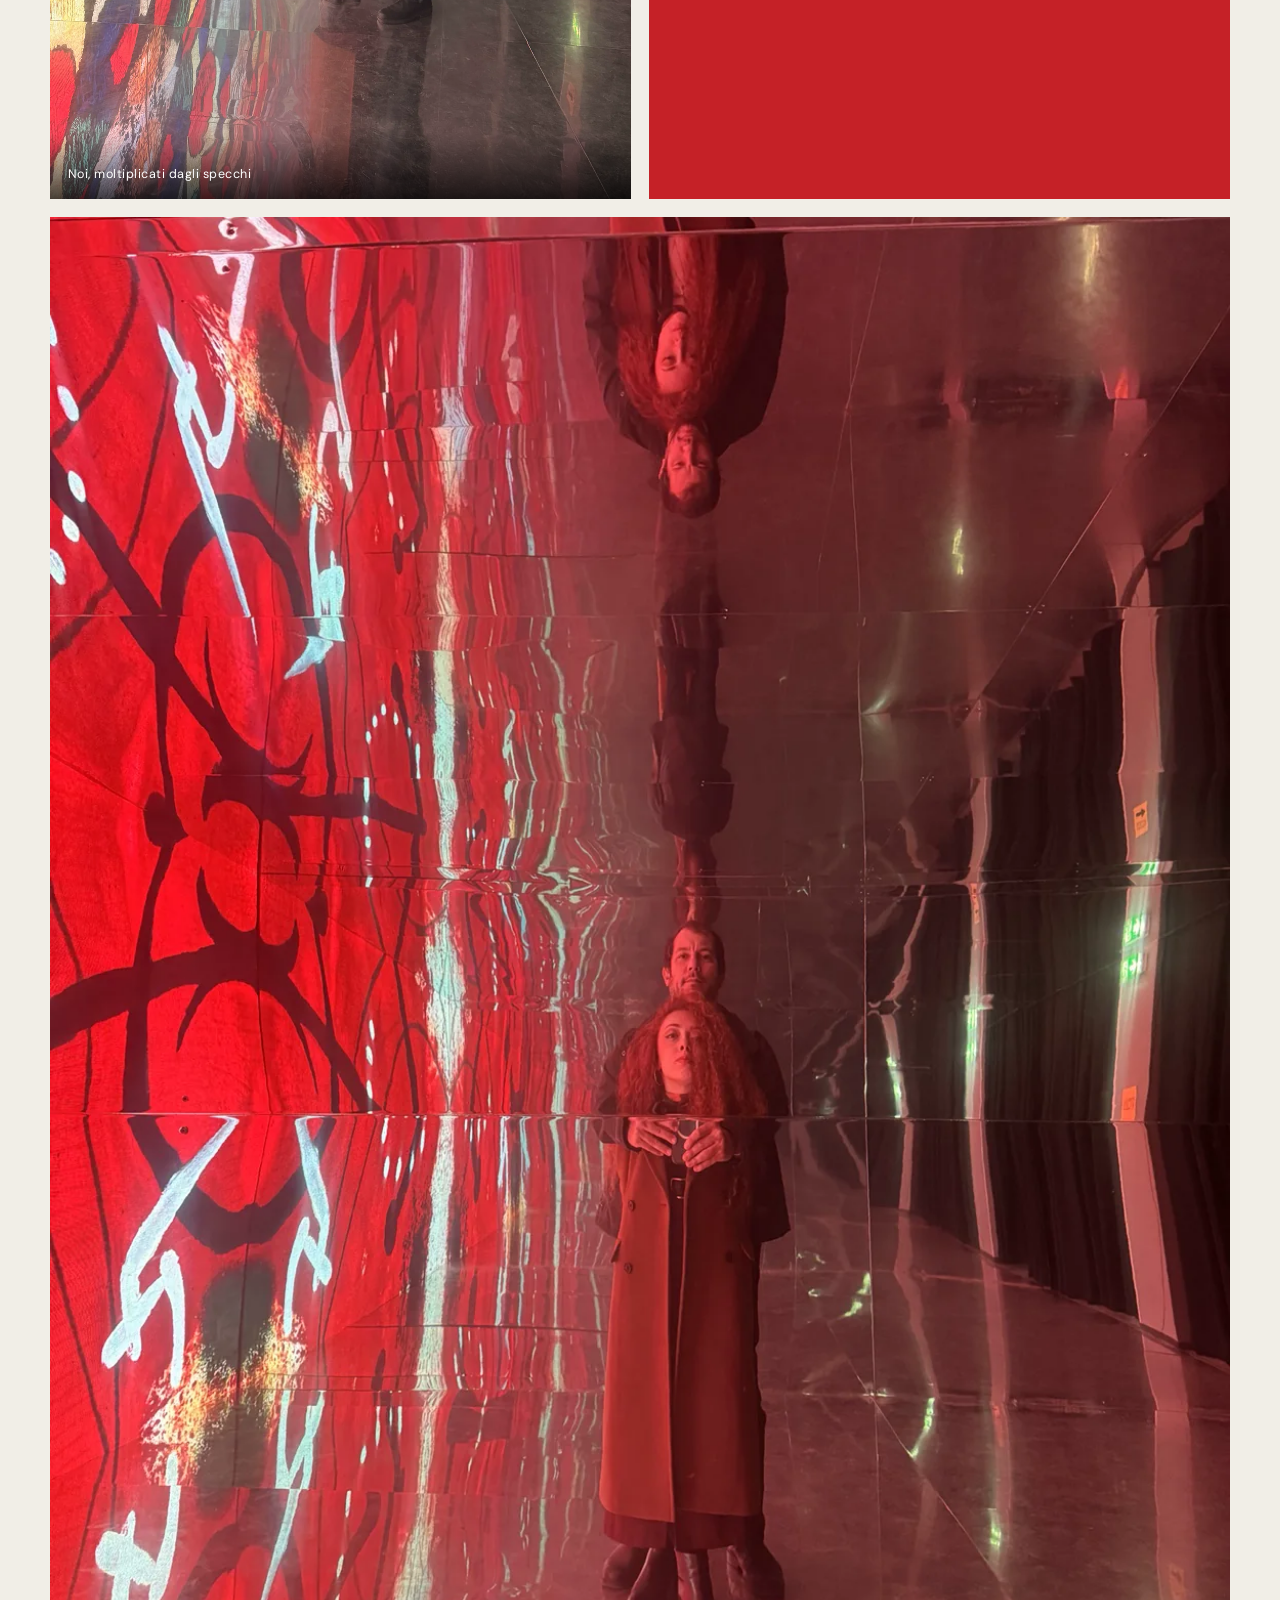
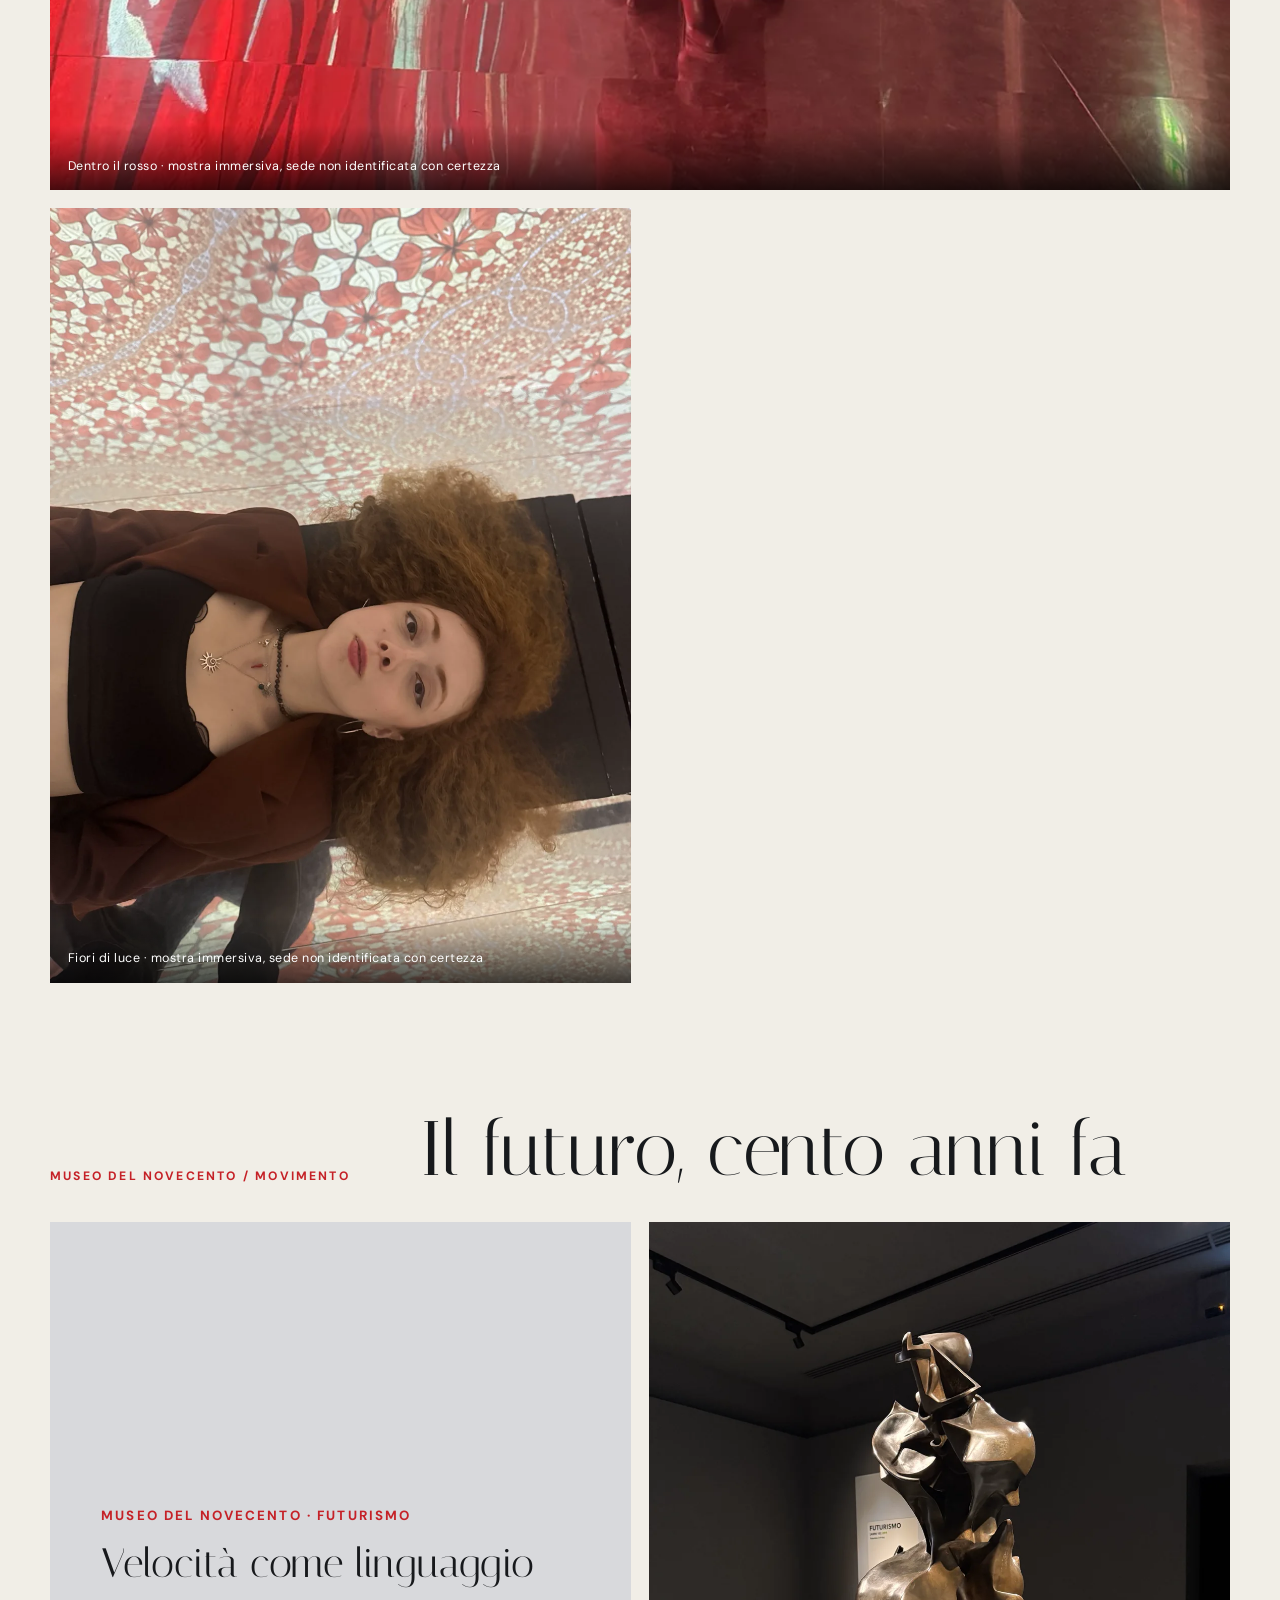
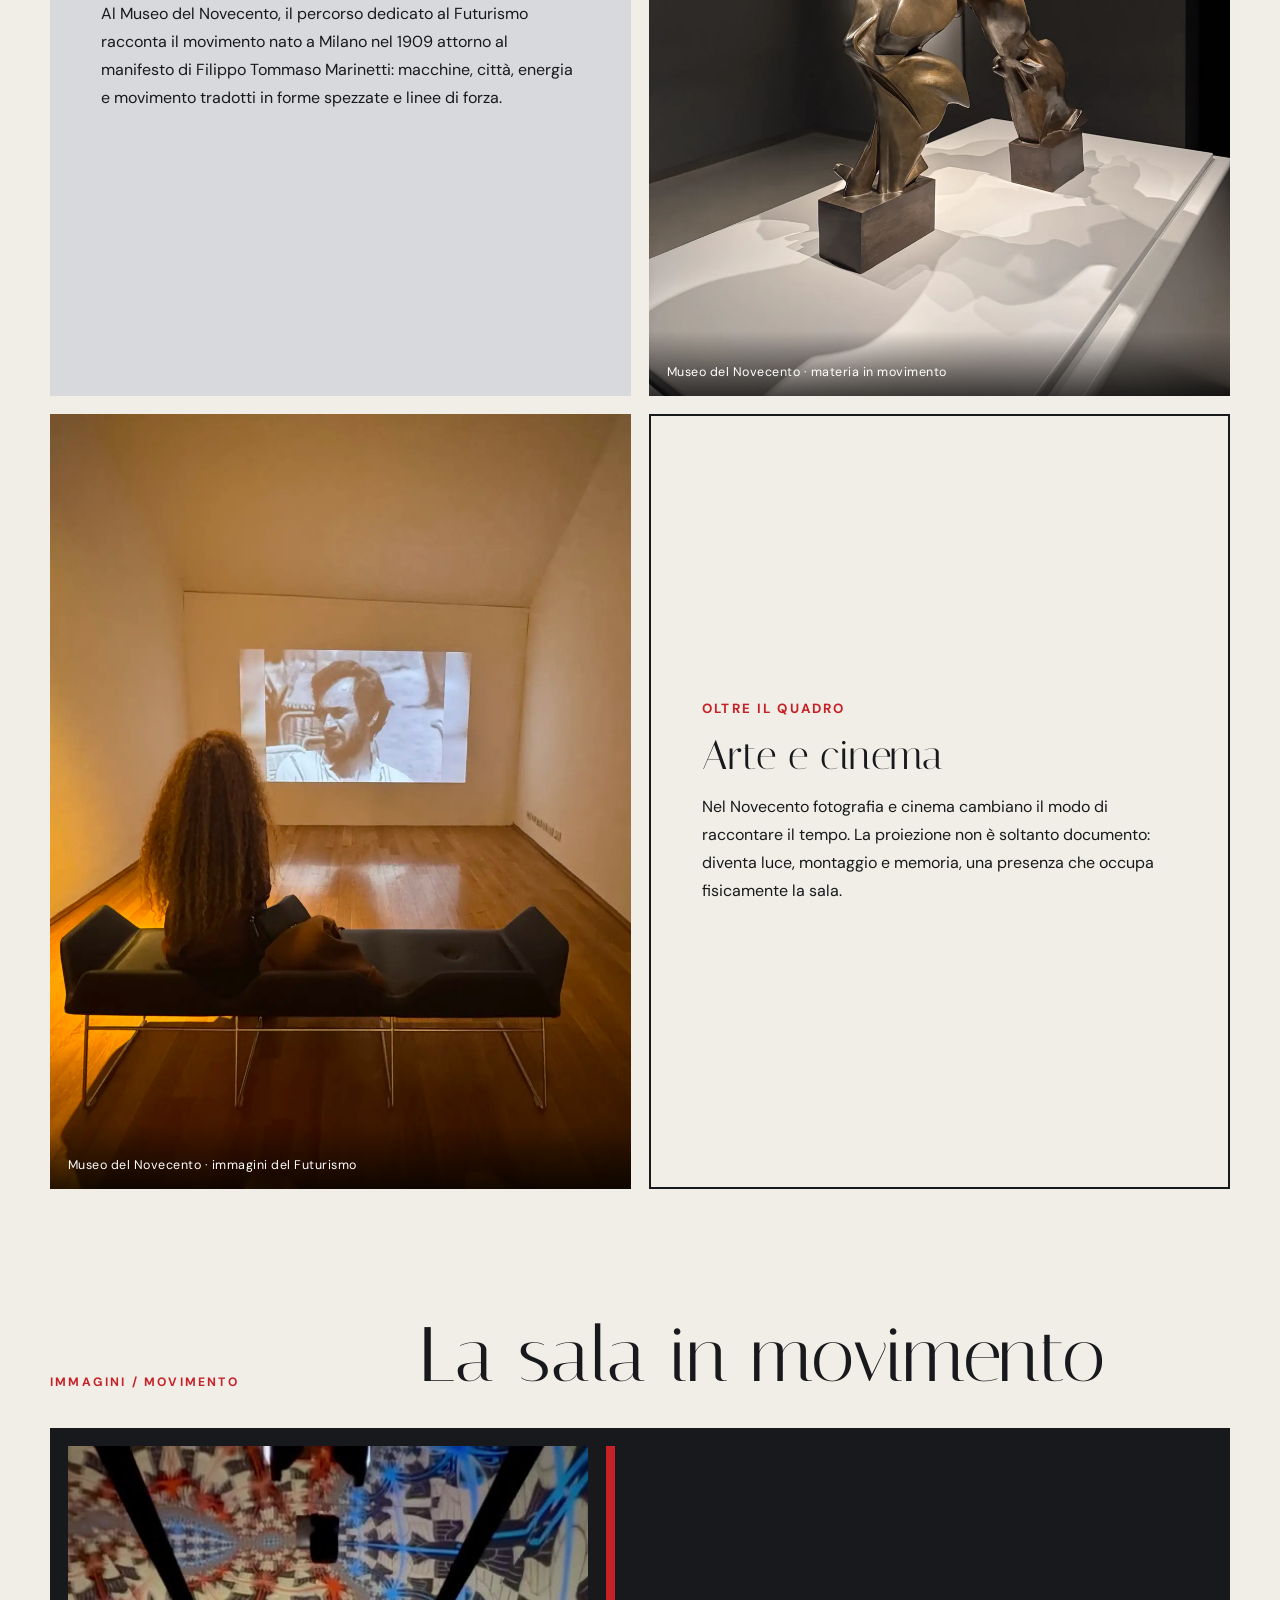
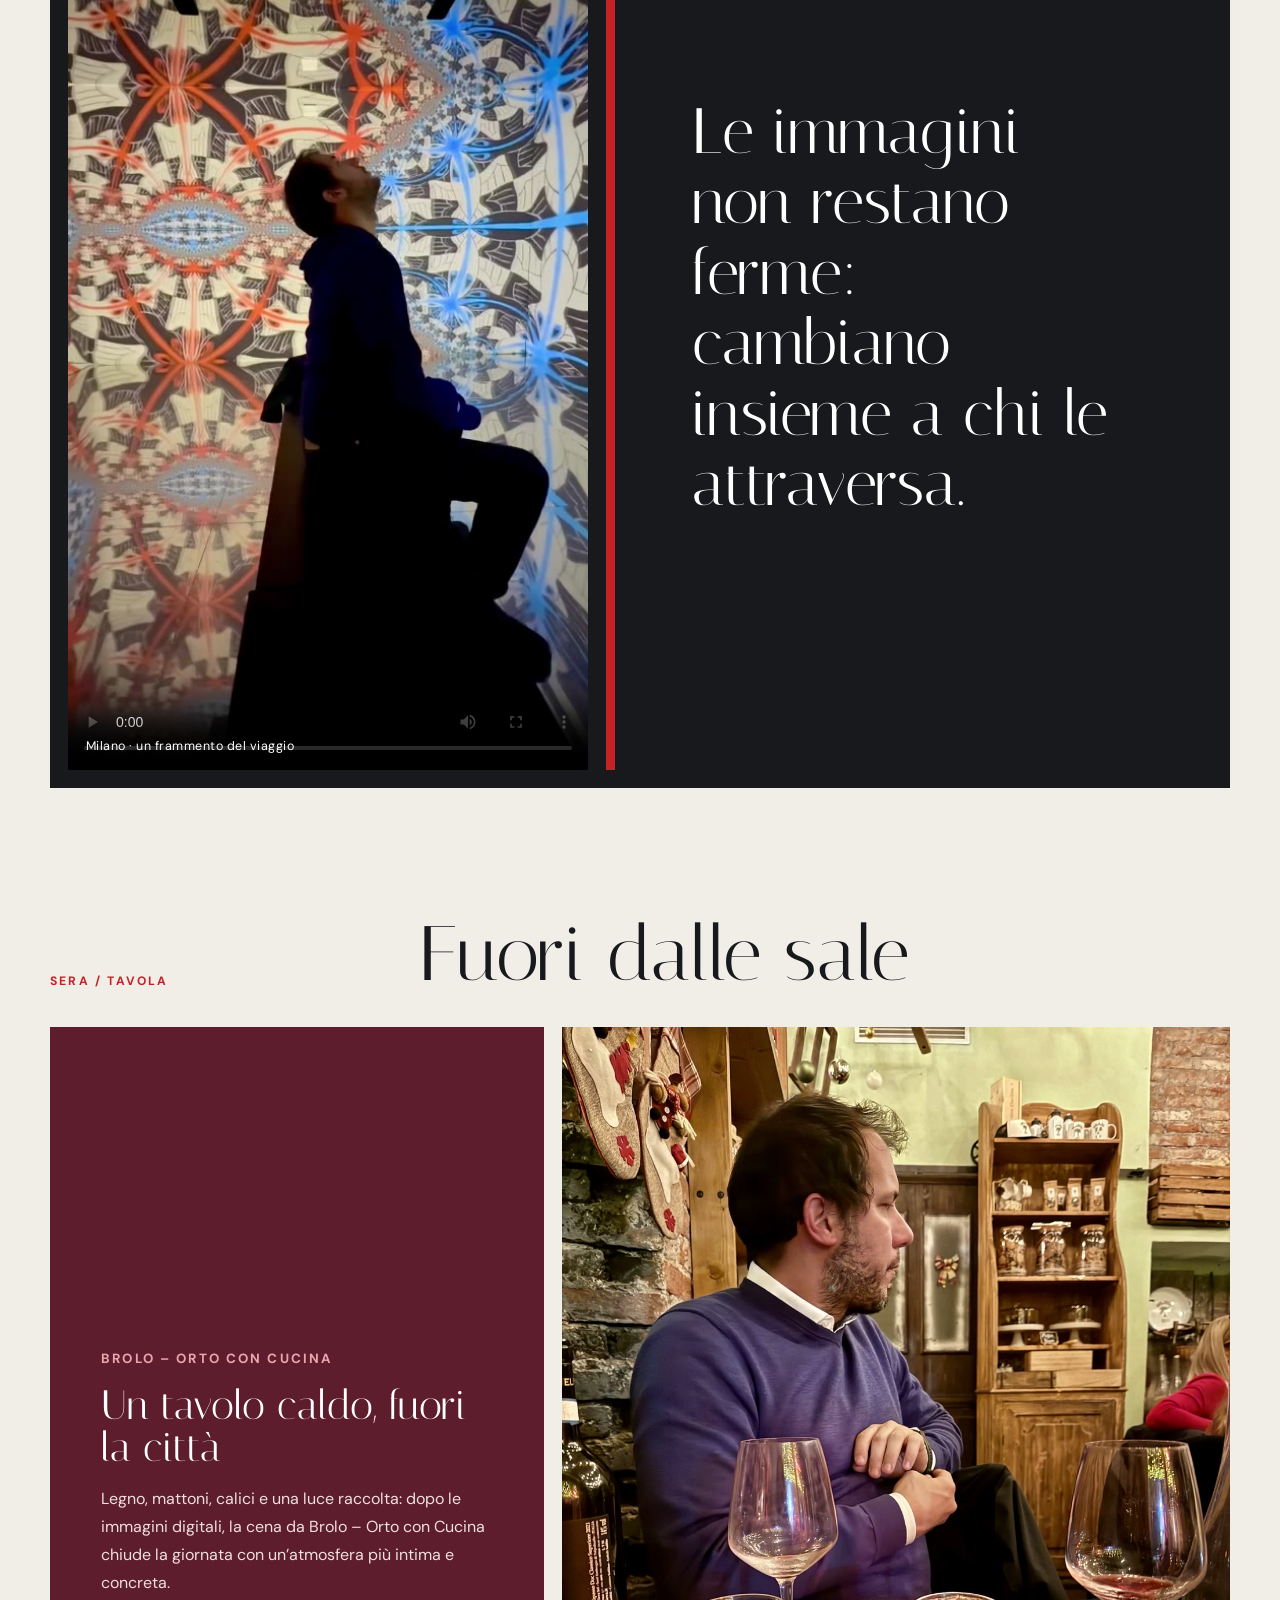
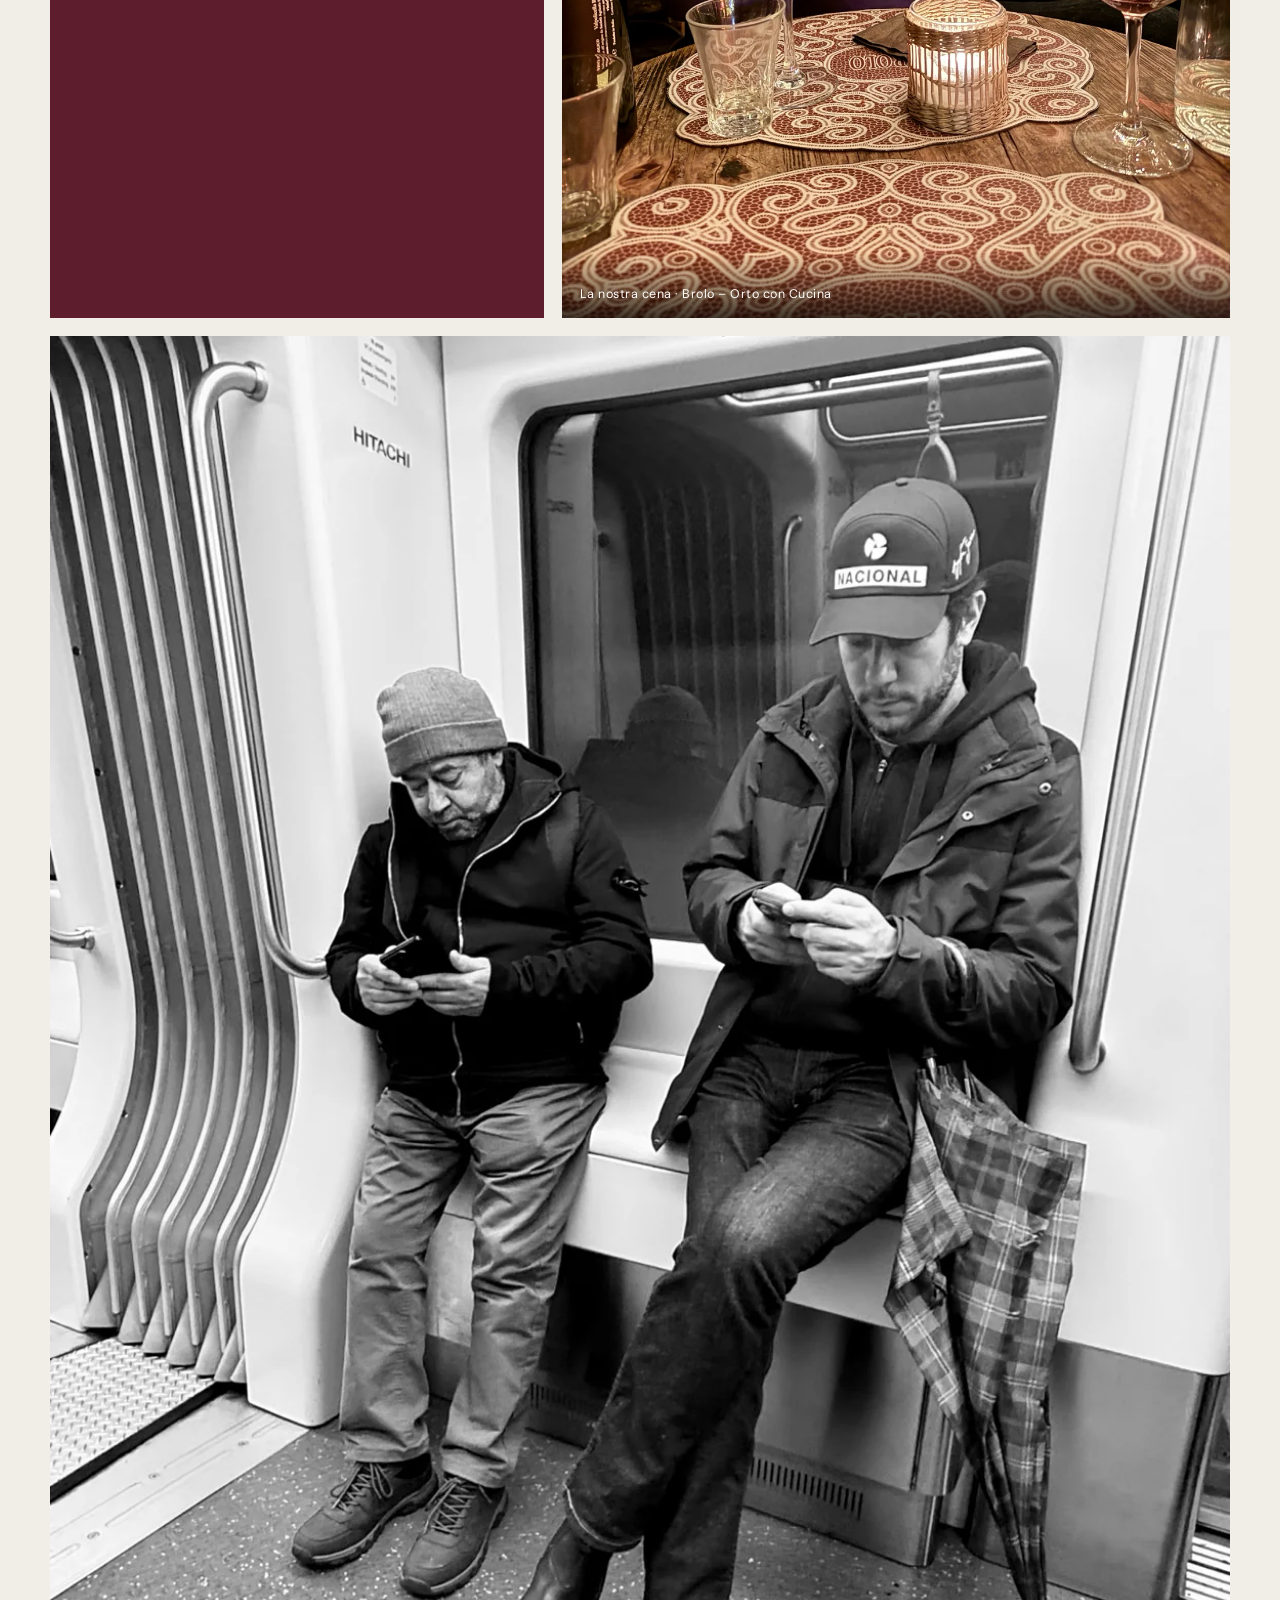
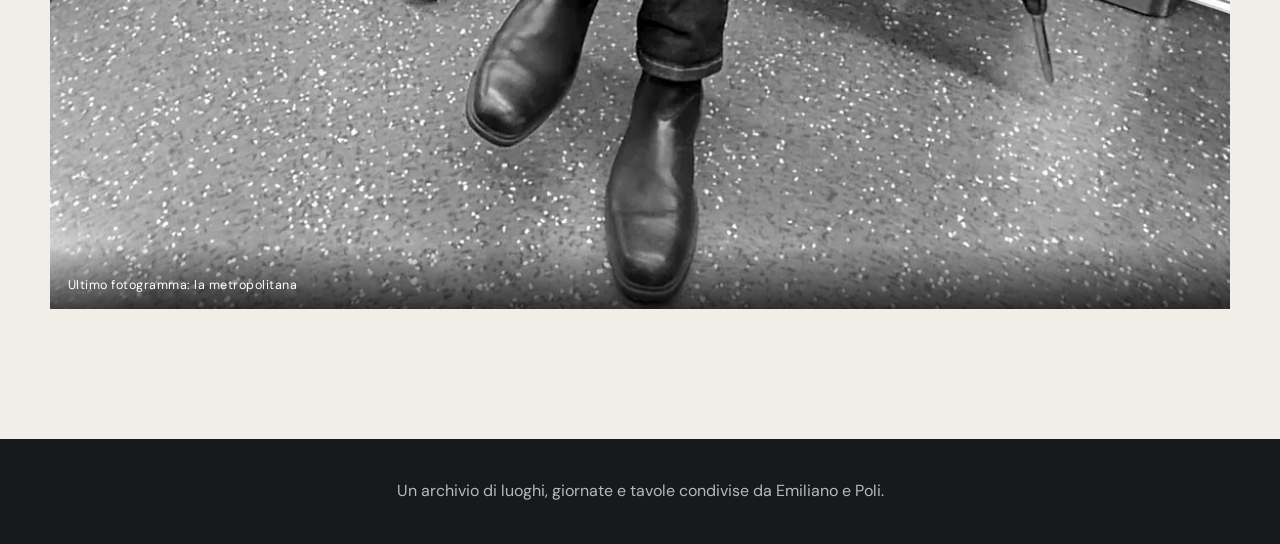
<file: milano.html>
<!doctype html>
<html lang="it">
<head>
  <meta charset="utf-8">
  <meta name="viewport" content="width=device-width,initial-scale=1">
  <meta name="robots" content="noindex,nofollow,noarchive,noimageindex,nosnippet">
  <meta name="googlebot" content="noindex,nofollow,noarchive,noimageindex,nosnippet">
  <meta name="description" content="Milano, dicembre 2025: arte, luci, pioggia e una cena insieme nel diario fotografico di Emiliano e Poli.">
  <meta property="og:type" content="article">
  <meta property="og:locale" content="it_IT">
  <meta property="og:site_name" content="Emiliano &amp; Poli · Viaggi">
  <meta property="og:title" content="Milano · Dicembre 2025">
  <meta property="og:description" content="Arte, luci, pioggia e una cena insieme: il nostro diario fotografico di Milano.">
  <meta property="og:url" content="https://emilianotizi-del.github.io/Viaggi/milano.html">
  <meta property="og:image" content="https://emilianotizi-del.github.io/Viaggi/assets/milano/foto/IMG_6581.webp">
  <meta property="og:image:alt" content="Emiliano e Poli in un'installazione immersiva a Milano">
  <meta name="twitter:card" content="summary_large_image">
  <title>Milano · Dicembre 2025</title>
  <link rel="preconnect" href="https://fonts.googleapis.com">
  <link rel="preconnect" href="https://fonts.gstatic.com" crossorigin>
  <link href="https://fonts.googleapis.com/css2?family=DM+Sans:wght@400;500;700&family=Italiana&display=swap" rel="stylesheet">
  <link rel="stylesheet" href="style.css">
  <link rel="stylesheet" href="milano.css?v=1">
</head>
<body>
<header class="top"><a class="brand" href="index.html">EMILIANO &amp; POLI <span>VIAGGI</span></a><button class="menu" aria-label="Apri menu">☰</button><nav><a href="viaggi.html">Viaggi fatti</a><a href="idee.html">Idee future</a><a href="roma.html">Roma</a></nav></header>
<main>
  <section class="mi-hero">
    <div class="mi-hero__image"><img src="assets/milano/foto/IMG_6597.webp" alt="Milano sotto la pioggia vista da una grande finestra" width="1536" height="1152"></div>
    <div class="mi-hero__copy"><p class="kicker">Dicembre 2025 · il primo viaggio</p><h1>Milano</h1><p>Una città vista attraverso vetri bagnati, sale buie e immagini in movimento. Il nostro primo capitolo insieme.</p><span class="coordinate">45°28′ N · 9°11′ E</span></div>
  </section>
  <div class="mi-wrap">
    <section class="lead"><span>01</span><p>Milano non è stata soltanto la città fuori: per buona parte del viaggio l’abbiamo guardata attraverso superfici — finestre, specchi, schermi e proiezioni. La pioggia ha fatto il resto, trasformando le luci in una seconda architettura.</p></section>
    <section class="chapter">
      <header><span>Interno / esterno</span><h2>La città riflessa</h2></header>
      <div class="grid city-grid">
        <figure class="city"><img src="assets/milano/foto/IMG_6594.webp" alt="Luci di Milano viste attraverso un vetro coperto di pioggia" loading="lazy" width="1152" height="1536"><figcaption>Milano, dietro il vetro</figcaption></figure>
        <aside class="note dark"><small>Milano moderna</small><h3>Verticale, veloce, mutevole</h3><p>Attorno alla Stazione Centrale la città storica lascia spazio a torri, grandi assi e insegne luminose. Con la pioggia, il panorama diventa quasi astratto: una Milano meno monumentale e più cinematografica.</p></aside>
      </div>
    </section>
    <section class="chapter art">
      <header><span>Arte / luce</span><h2>Entrare nelle immagini</h2></header>
      <div class="grid immersion-grid">
        <figure class="portrait"><img src="assets/milano/foto/IMG_6581.webp" alt="Emiliano e Poli riflessi in un ambiente immersivo" loading="lazy" width="1152" height="1536"><figcaption>Noi, moltiplicati dagli specchi</figcaption></figure>
        <aside class="note red"><small>Esperienza immersiva</small><h3>Quando lo spazio diventa opera</h3><p>Le fotografie sembrano appartenere a una mostra o installazione immersiva di arte digitale; senza un elemento identificativo leggibile, non è prudente attribuirle con certezza a un museo o a una mostra specifica. Specchi, luce e proiezioni trasformano comunque il visitatore in parte dell’opera.</p></aside>
        <figure class="landscape"><img src="assets/milano/foto/IMG_6584.webp" alt="Poli in una sala immersiva illuminata di rosso" loading="lazy" width="1152" height="1536"><figcaption>Dentro il rosso · mostra immersiva, sede non identificata con certezza</figcaption></figure>
        <figure class="portrait"><img src="assets/milano/foto/IMG_6626.webp" alt="Poli distesa sotto una proiezione floreale" loading="lazy" width="1152" height="1536"><figcaption>Fiori di luce · mostra immersiva, sede non identificata con certezza</figcaption></figure>
      </div>
    </section>
    <section class="chapter museum">
      <header><span>Museo del Novecento / movimento</span><h2>Il futuro, cento anni fa</h2></header>
      <div class="grid museum-grid">
        <aside class="note paper"><small>Museo del Novecento · Futurismo</small><h3>Velocità come linguaggio</h3><p>Al Museo del Novecento, il percorso dedicato al Futurismo racconta il movimento nato a Milano nel 1909 attorno al manifesto di Filippo Tommaso Marinetti: macchine, città, energia e movimento tradotti in forme spezzate e linee di forza.</p></aside>
        <figure><img src="assets/milano/foto/IMG_6598.webp" alt="Scultura futurista esposta al Museo del Novecento di Milano" loading="lazy" width="1152" height="1536"><figcaption>Museo del Novecento · materia in movimento</figcaption></figure>
        <figure><img src="assets/milano/foto/IMG_6607.webp" alt="Poli davanti a una proiezione nella sezione futurista del Museo del Novecento" loading="lazy" width="1152" height="1536"><figcaption>Museo del Novecento · immagini del Futurismo</figcaption></figure>
        <aside class="note outline"><small>Oltre il quadro</small><h3>Arte e cinema</h3><p>Nel Novecento fotografia e cinema cambiano il modo di raccontare il tempo. La proiezione non è soltanto documento: diventa luce, montaggio e memoria, una presenza che occupa fisicamente la sala.</p></aside>
      </div>
    </section>
    <section class="chapter video-chapter">
      <header><span>Immagini / movimento</span><h2>La sala in movimento</h2></header>
      <div class="video-row">
        <figure><video controls playsinline preload="metadata" poster="assets/milano/poster/IMG_7485.jpg"><source src="assets/milano/video/IMG_7485.mp4" type="video/mp4">Il browser non supporta la riproduzione video.</video><figcaption>Milano · un frammento del viaggio</figcaption></figure>
        <blockquote>Le immagini non restano ferme: cambiano insieme a chi le attraversa.</blockquote>
      </div>
    </section>
    <section class="chapter evening">
      <header><span>Sera / tavola</span><h2>Fuori dalle sale</h2></header>
      <div class="grid evening-grid">
        <aside class="note wine"><small>Brolo – Orto con Cucina</small><h3>Un tavolo caldo, fuori la città</h3><p>Legno, mattoni, calici e una luce raccolta: dopo le immagini digitali, la cena da Brolo – Orto con Cucina chiude la giornata con un’atmosfera più intima e concreta.</p></aside>
        <figure class="dinner"><img src="assets/milano/foto/IMG_7203.webp" alt="Emiliano a cena da Brolo – Orto con Cucina a Milano" loading="lazy" width="1152" height="1536"><figcaption>La nostra cena · Brolo – Orto con Cucina</figcaption></figure>
        <figure class="metro"><img src="assets/milano/foto/IMG_7398.webp" alt="Emiliano in metropolitana in una fotografia in bianco e nero" loading="lazy" width="1152" height="1536"><figcaption>Ultimo fotogramma: la metropolitana</figcaption></figure>
      </div>
    </section>
  </div>
</main>
<footer>Un archivio di luoghi, giornate e tavole condivise da Emiliano e Poli.</footer>
<script>document.querySelector('.menu')?.addEventListener('click',()=>document.querySelector('.top nav').classList.toggle('open'))</script>
</body></html>
</file>
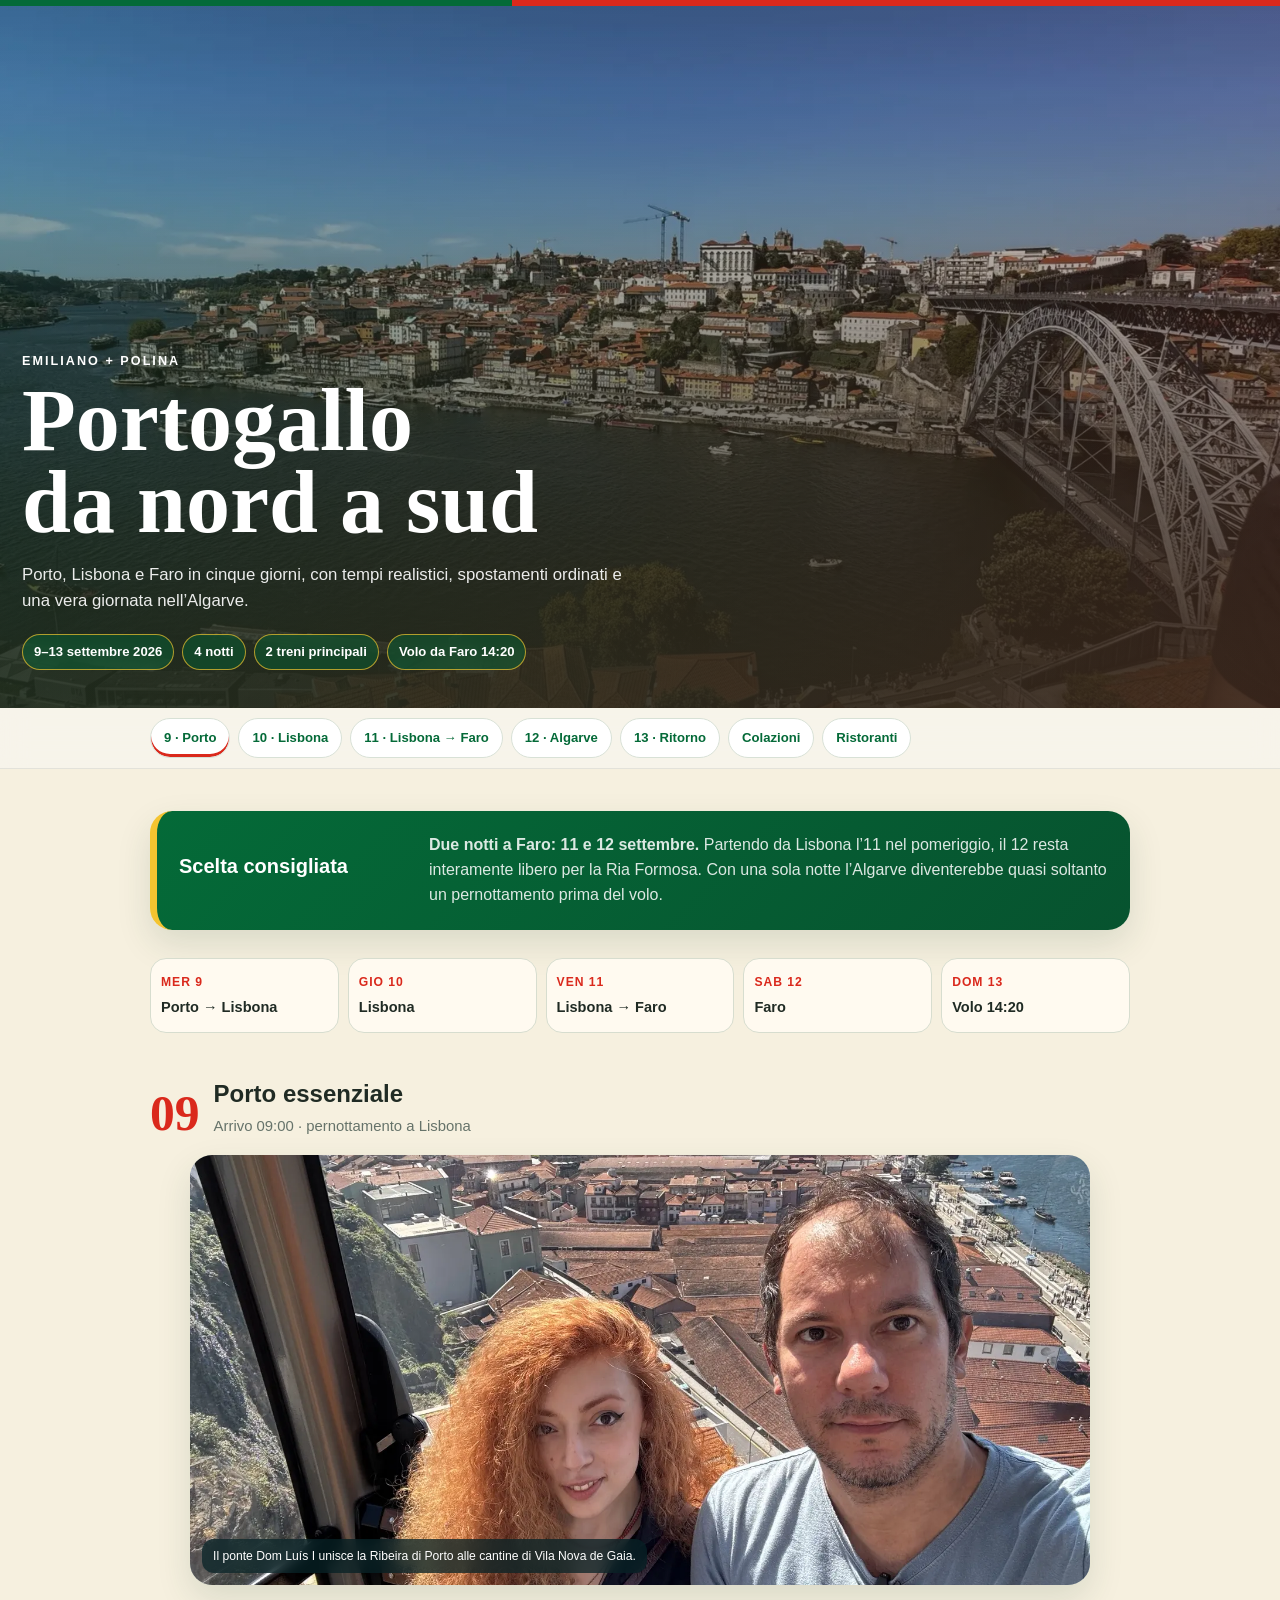
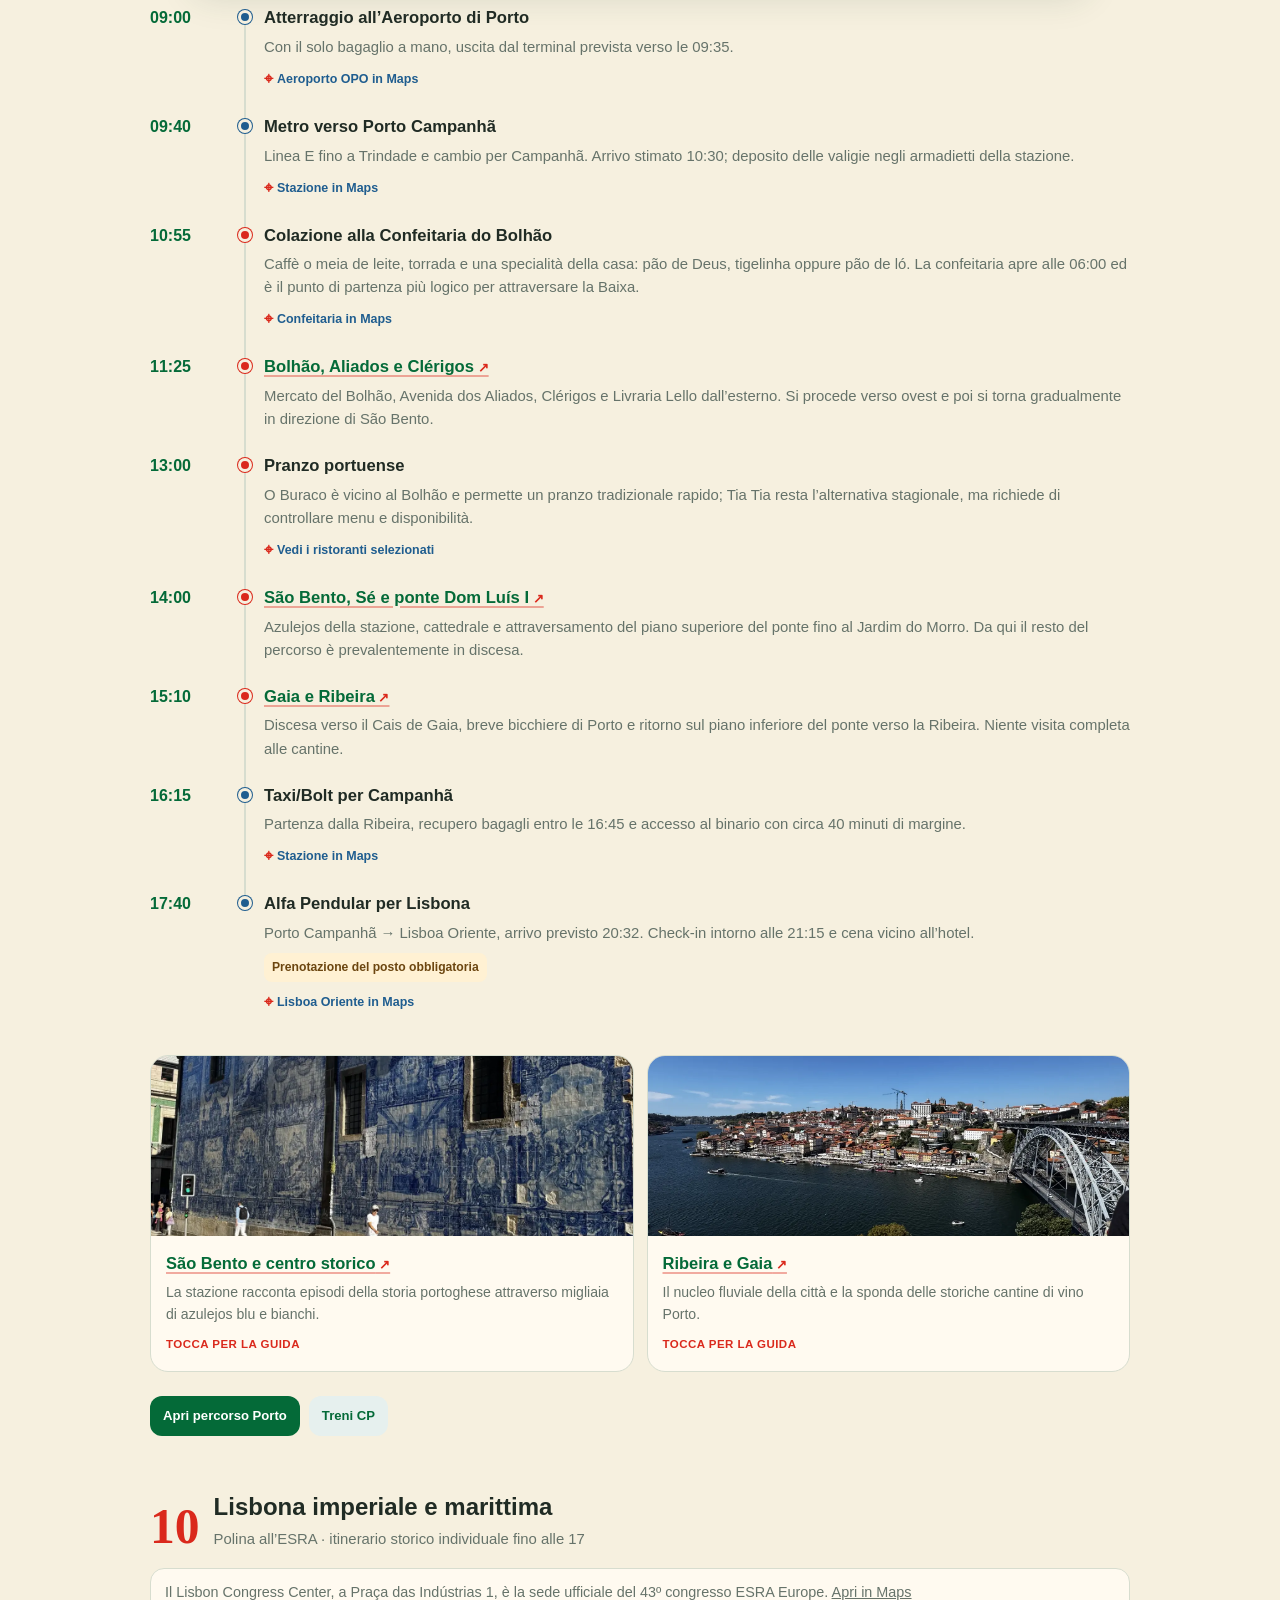
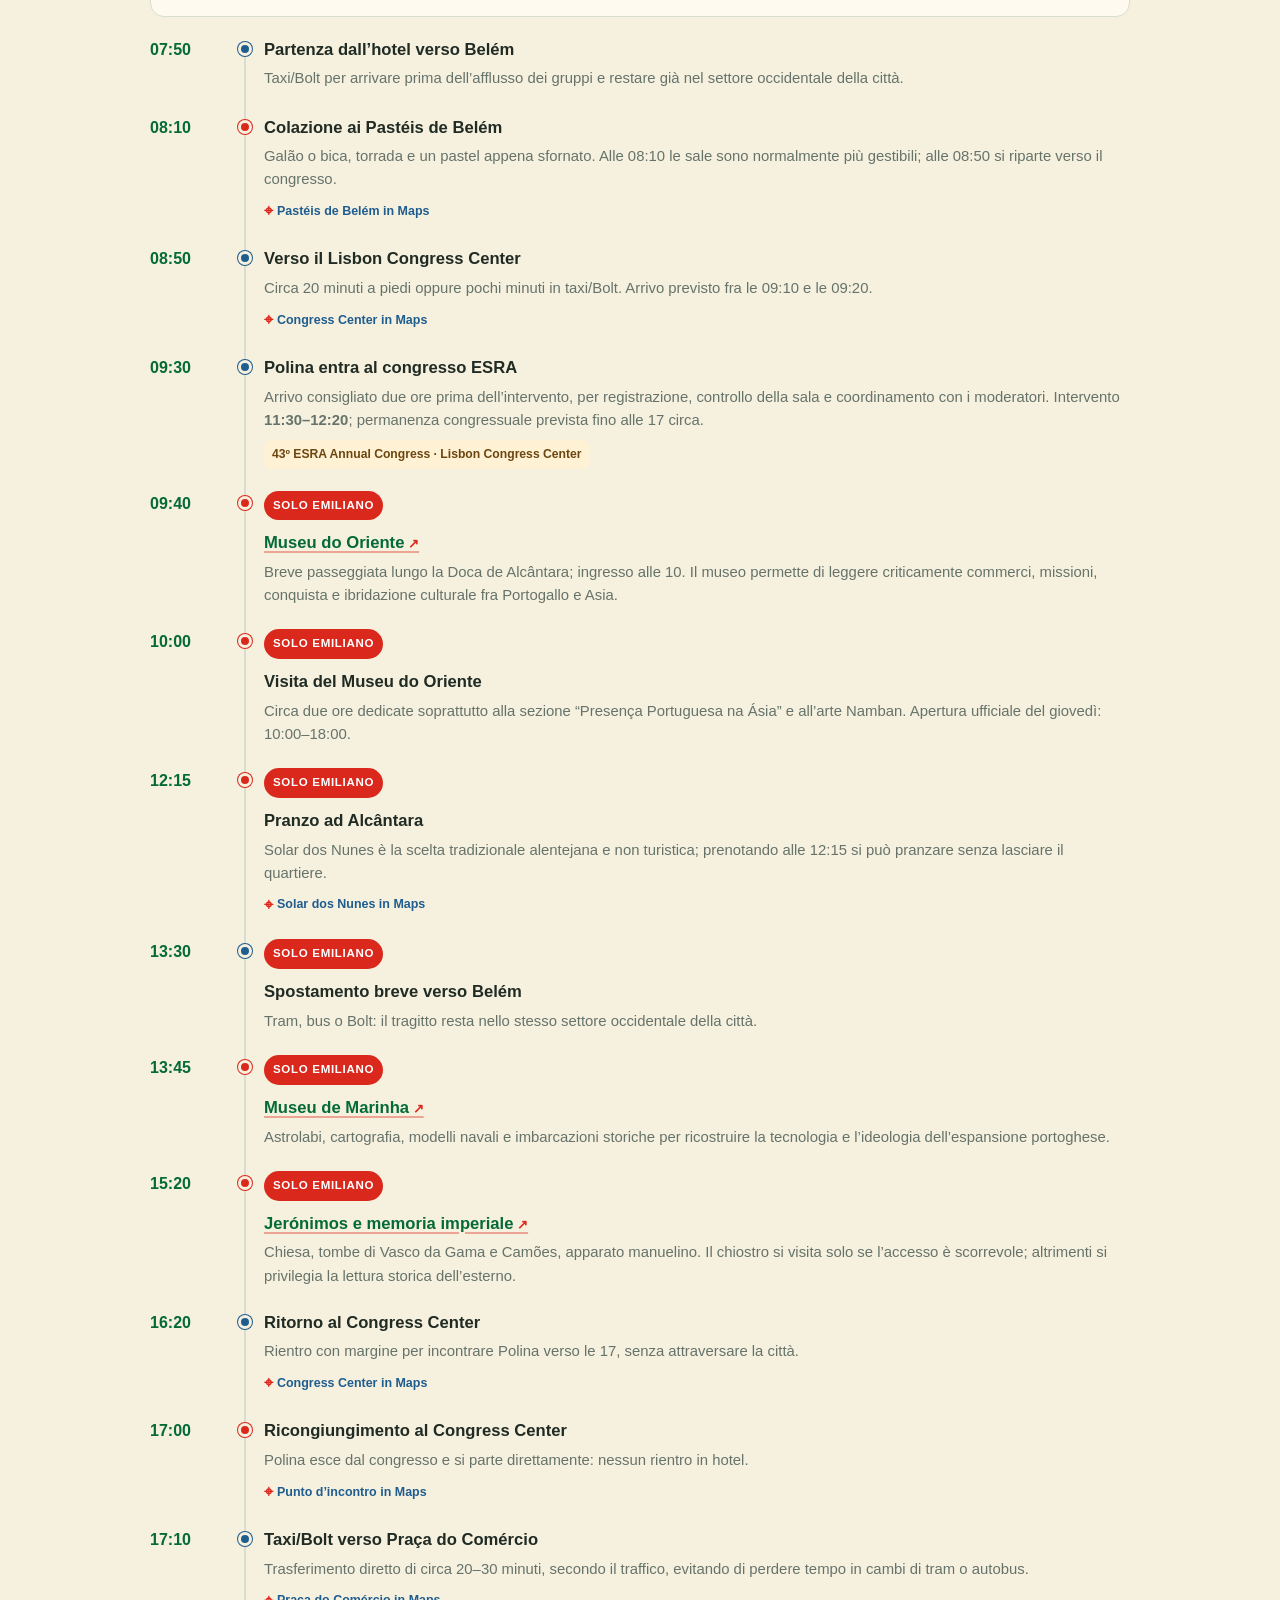
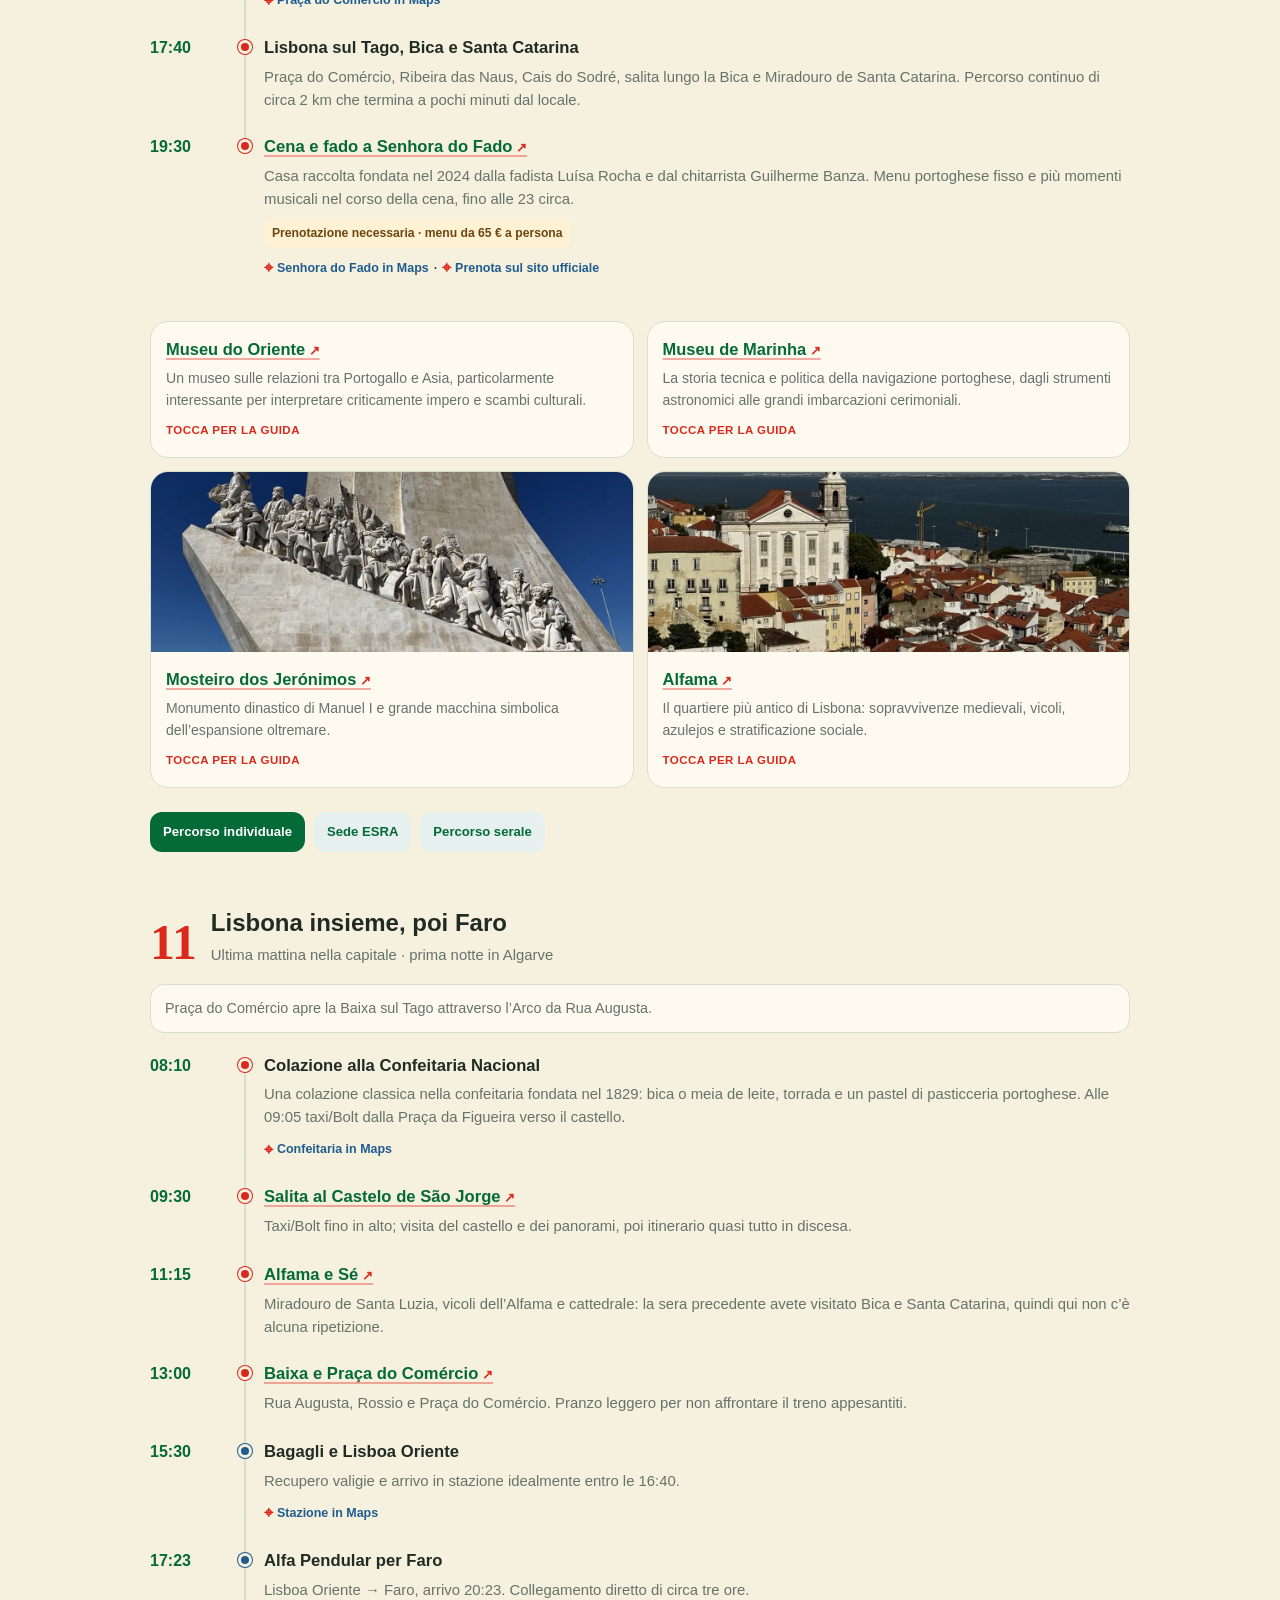
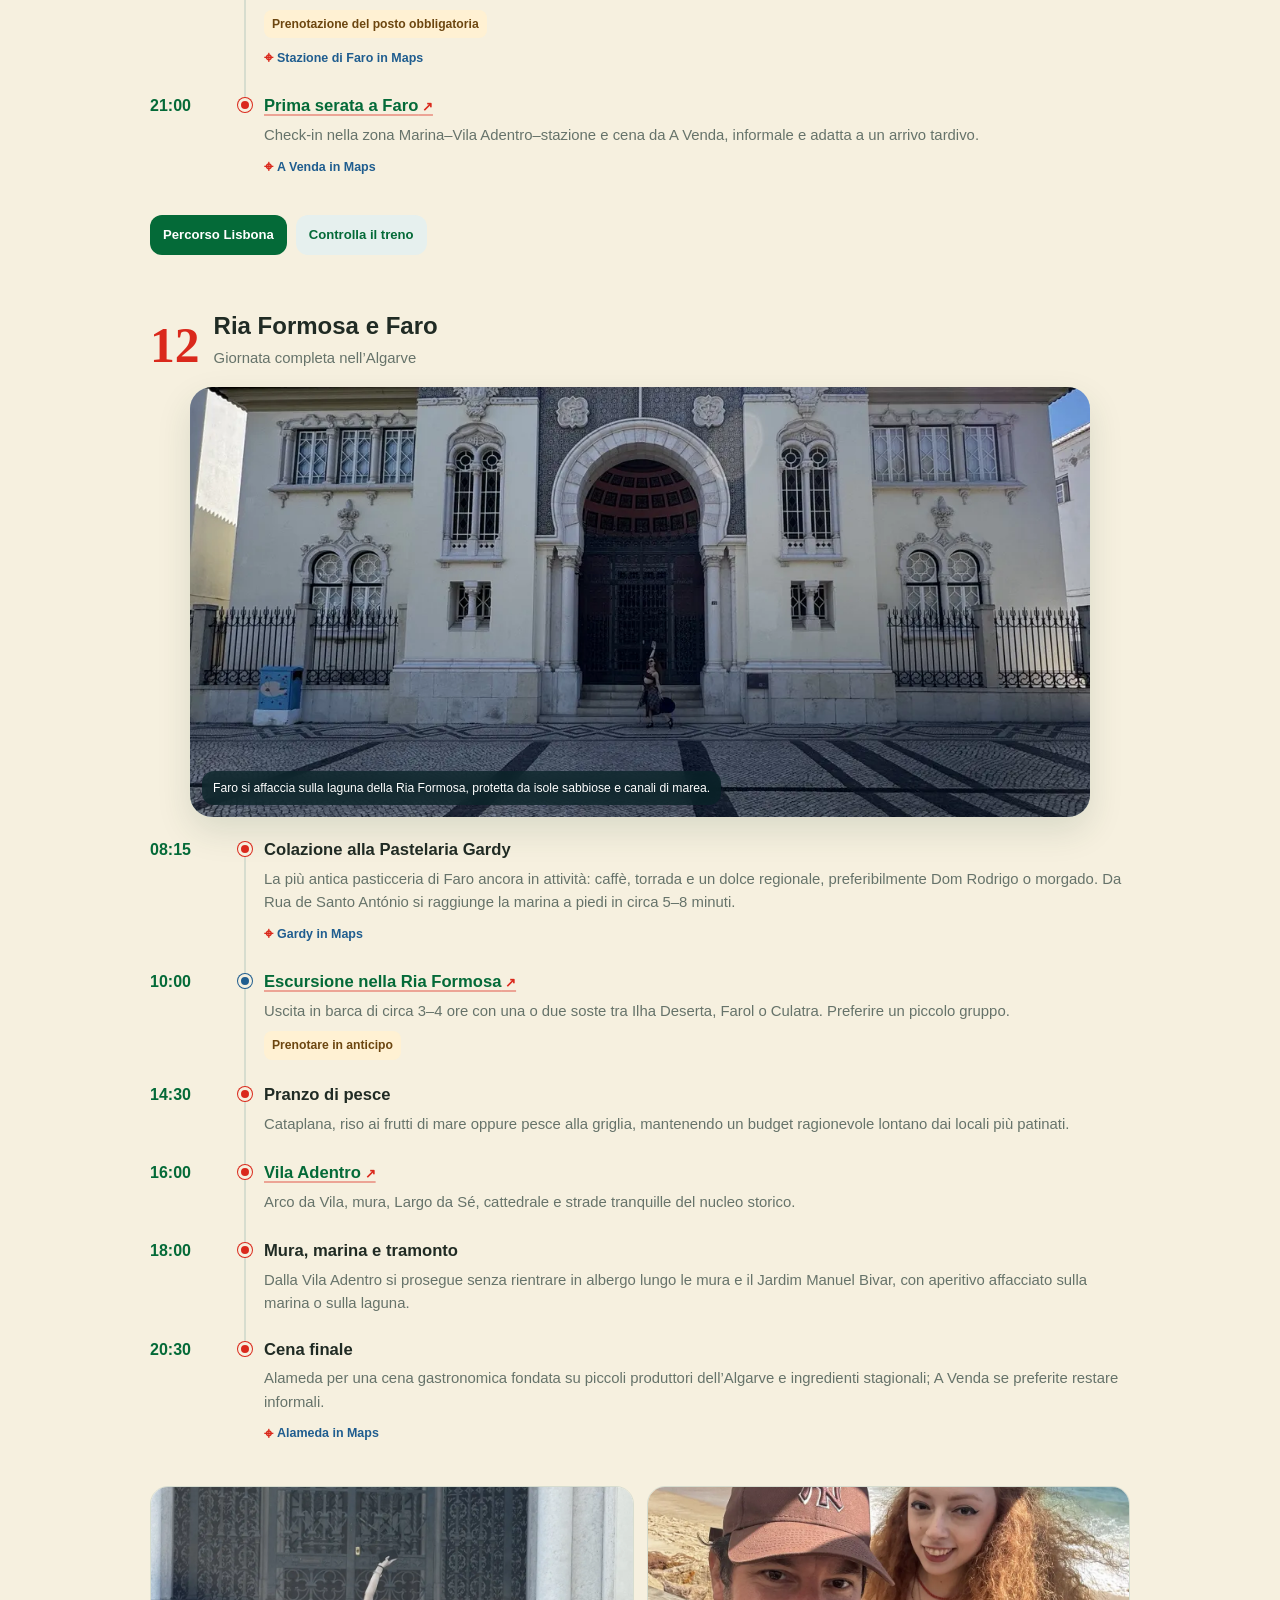
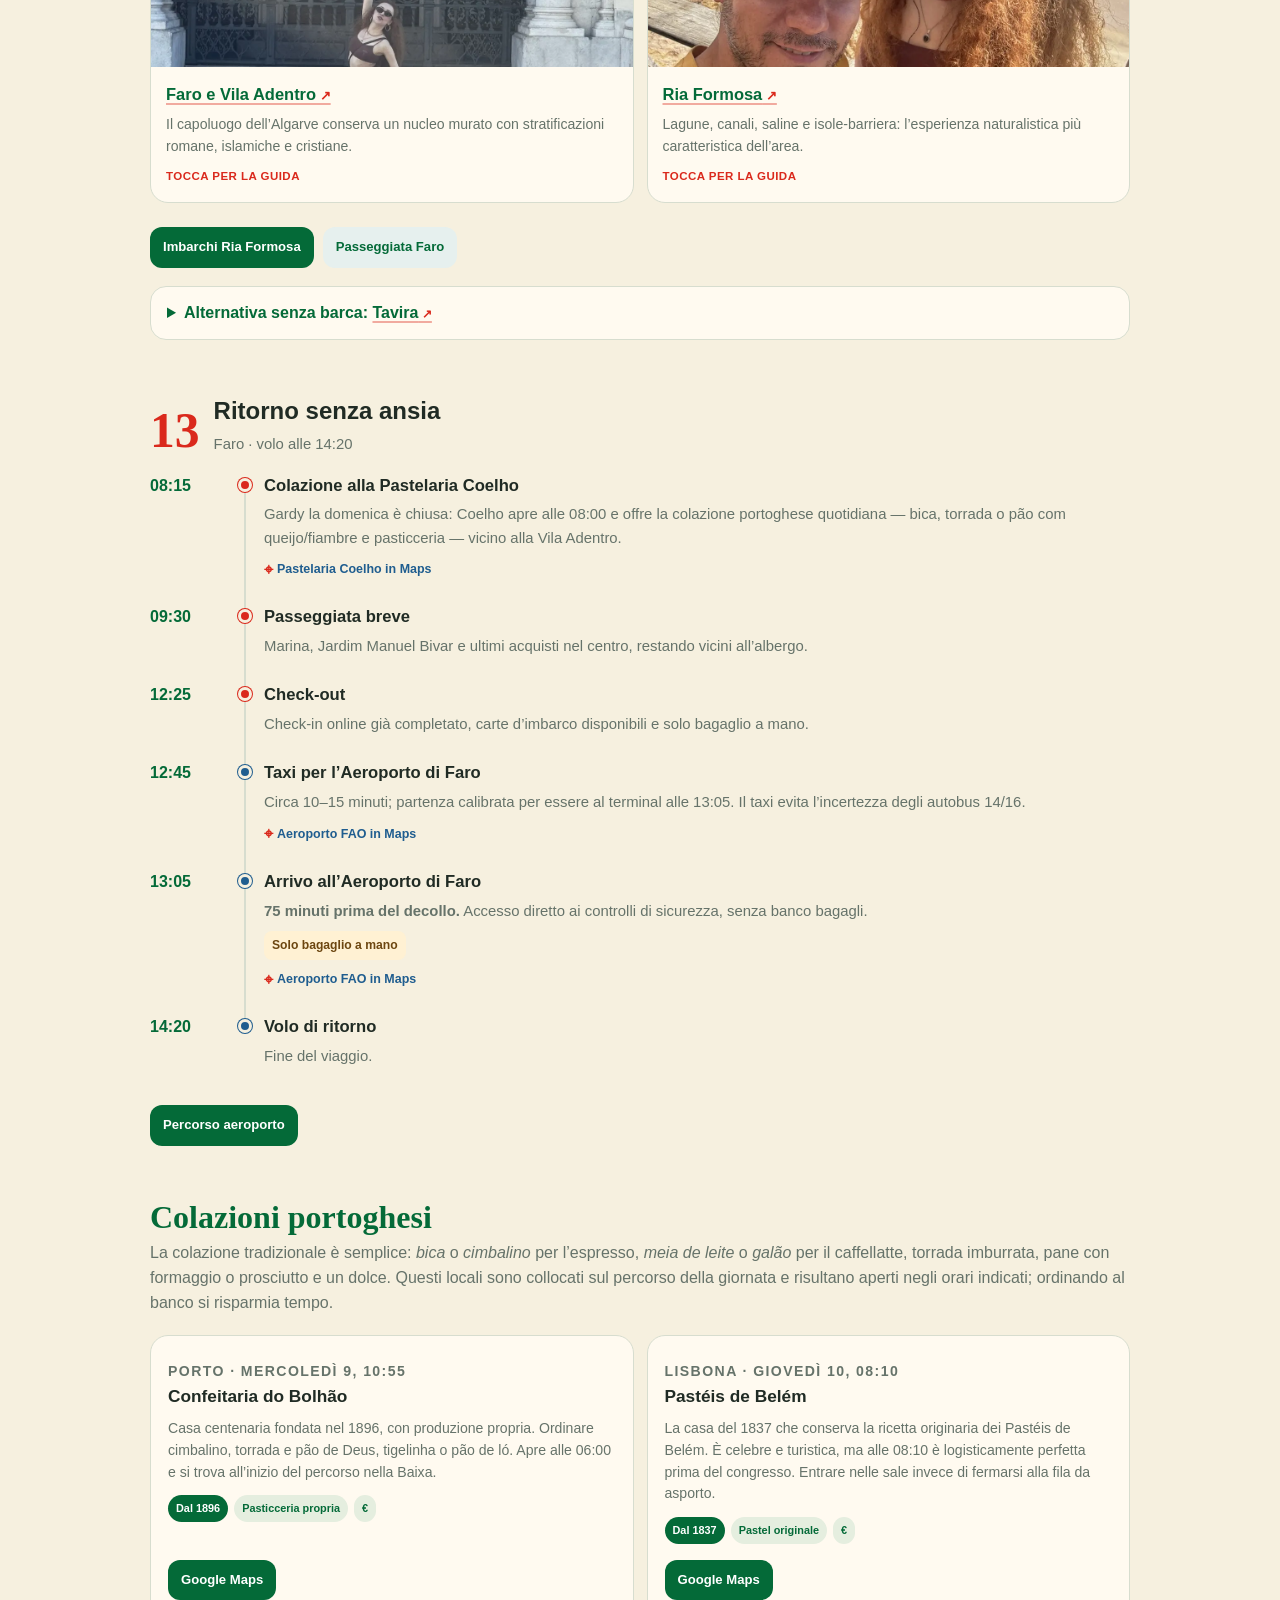
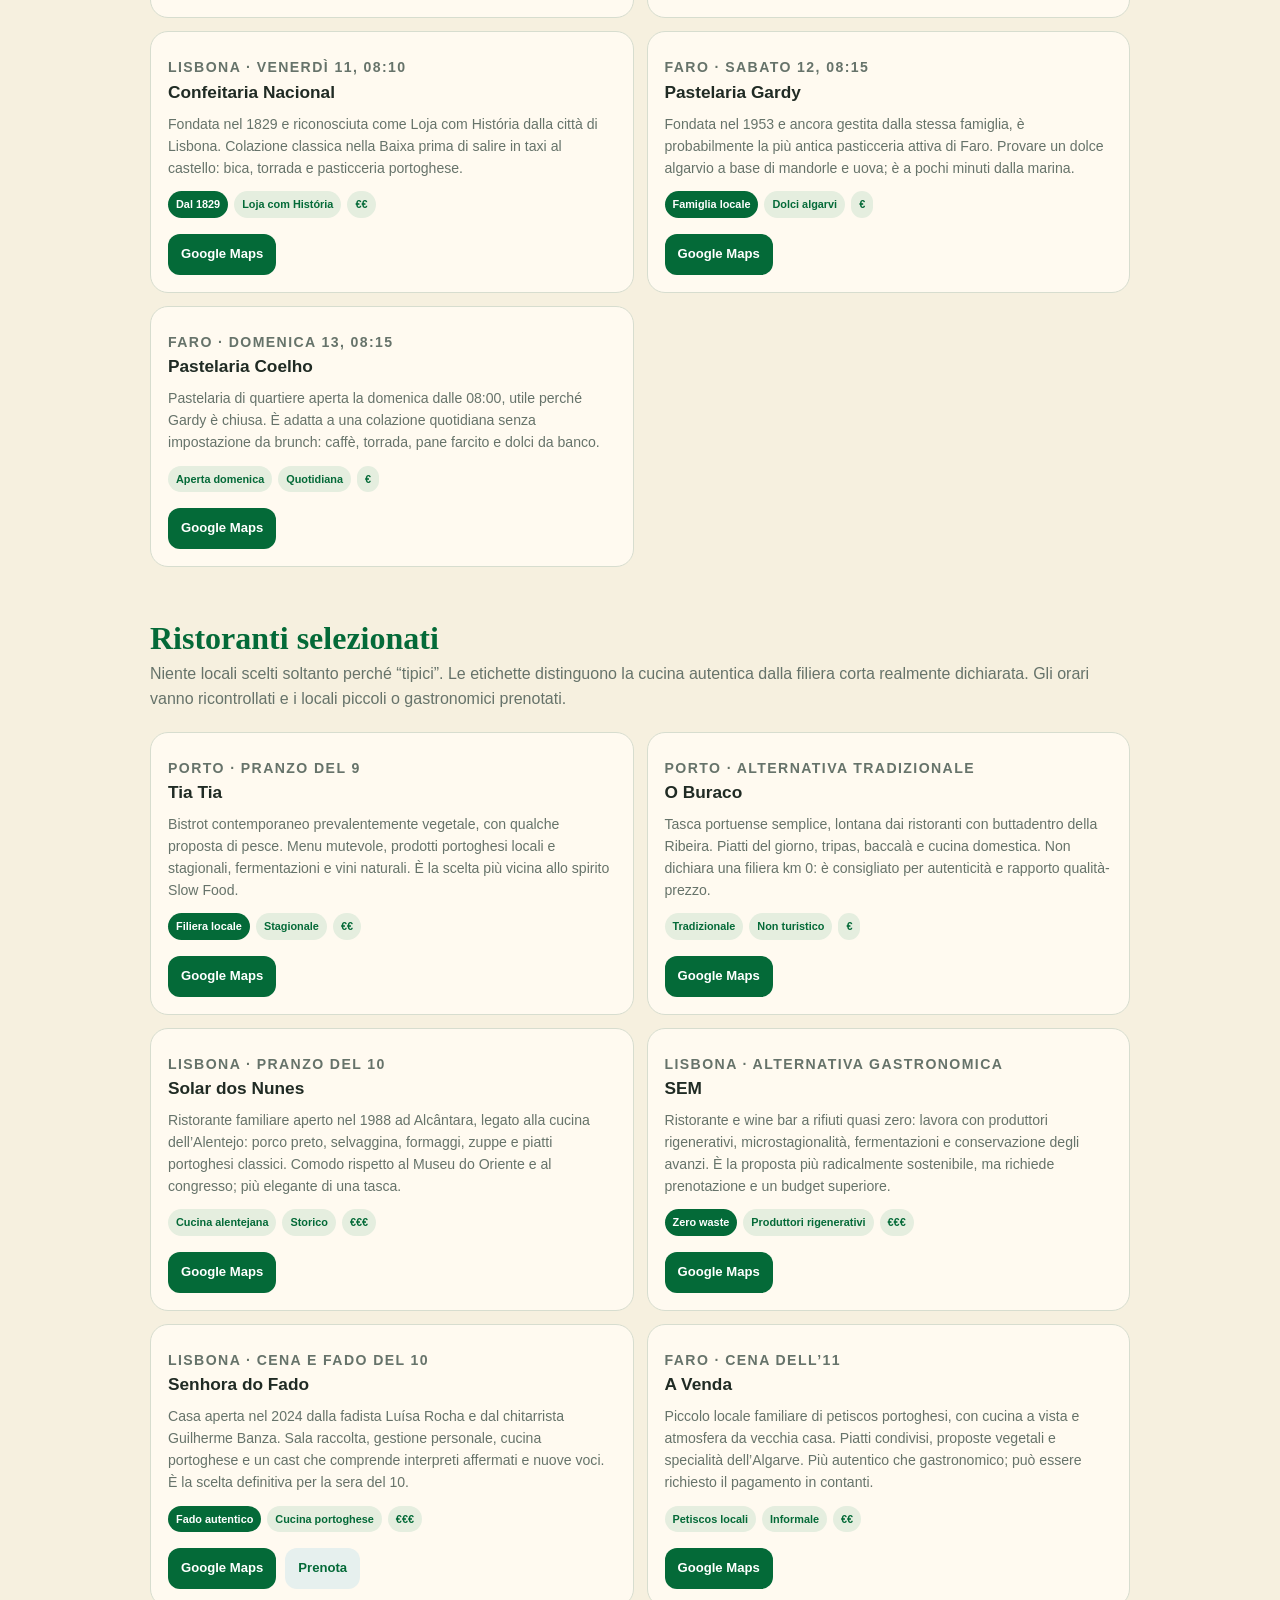
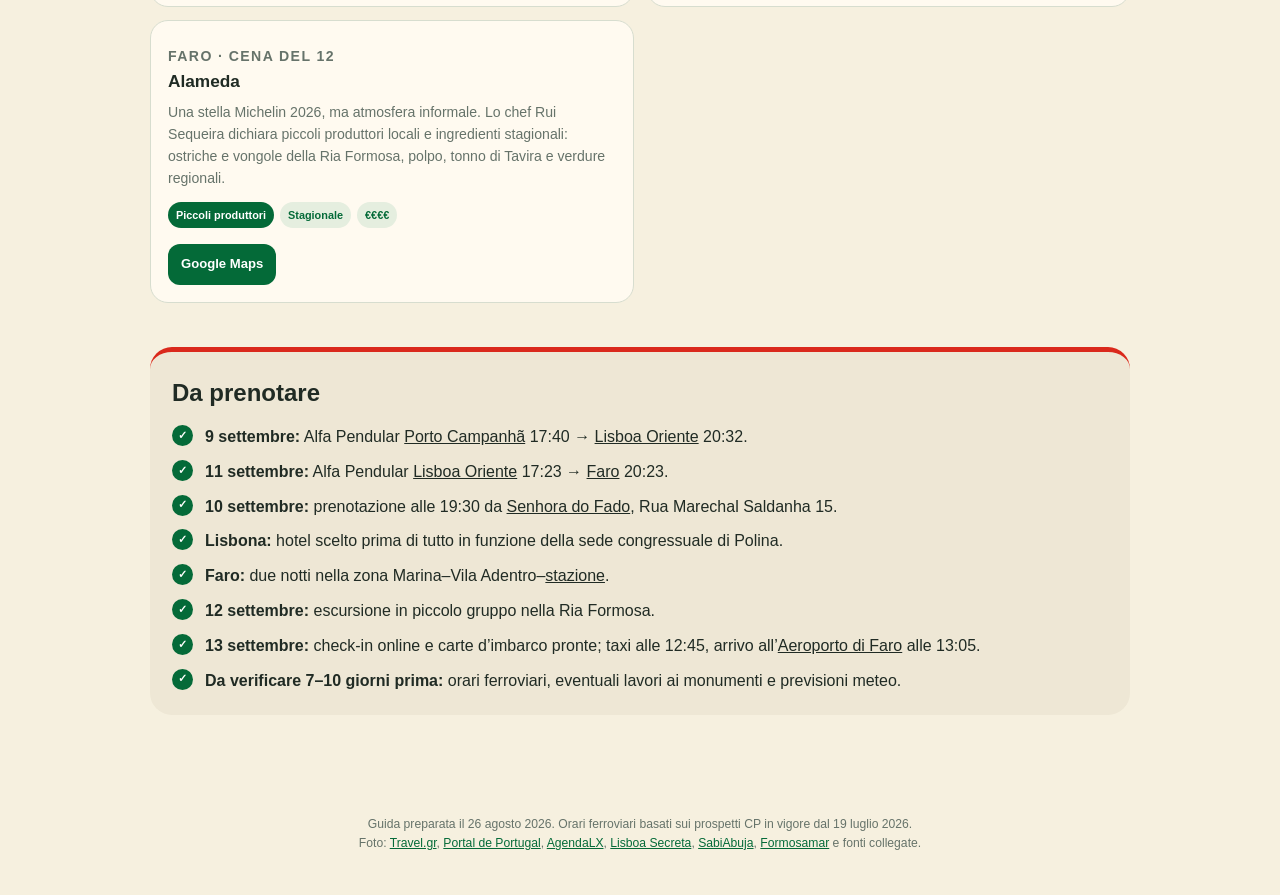
<file: portogallo-guida.html>
<!-- portogallo-guida.html -->
<!doctype html><html lang="it"><head><meta charset="utf-8"><meta name="viewport" content="width=device-width, initial-scale=1, viewport-fit=cover"><meta name="theme-color" content="#0c5961"><meta name="description" content="Guida mobile del viaggio di Emiliano e Polina in Portogallo, 9–13 settembre 2026."><meta name="robots" content="noindex,nofollow,noarchive,noimageindex,nosnippet"><meta name="googlebot" content="noindex,nofollow,noarchive,noimageindex,nosnippet"><meta property="og:type" content="article"><meta property="og:locale" content="it_IT"><meta property="og:site_name" content="Emiliano &amp; Poli · Viaggi"><meta property="og:title" content="Portogallo · Guida del viaggio"><meta property="og:description" content="L’itinerario preparato per Porto, Lisbona, Faro e Ria Formosa."><meta property="og:url" content="https://emilianotizi-del.github.io/Viaggi/portogallo-guida.html"><meta property="og:image" content="https://emilianotizi-del.github.io/Viaggi/assets/portogallo/foto/IMG_9422.webp"><meta property="og:image:alt" content="Panorama sul Douro e sul ponte Dom Luís I a Porto"><meta name="twitter:card" content="summary_large_image"><title>Portogallo · 9–13 settembre 2026</title><style>
 :root {
 --ink: #202b24;
 --muted: #66736a;
 --paper: #f6f0df;
 --card: #fffaf0;
 --green: #046a38;
 --red: #da291c;
 --gold: #f4c430;
 --azulejo: #1f5d8f;
 --sea: var(--green);
 --sea-2: var(--azulejo);
 --sun: var(--gold);
 --terracotta: var(--red);
 --line: #d7ddcf;
 --shadow: 0 14px 34px rgba(33, 73, 48, .13);
 --radius: 22px;
 }
 * { box-sizing: border-box; }
 html { scroll-behavior: smooth; }
 body {
 margin: 0;
 border-top: 6px solid transparent;
 border-image: linear-gradient(90deg, var(--green) 0 40%, var(--red) 40% 100%) 1;
 color: var(--ink);
 background: var(--paper);
 font-family: Inter, ui-sans-serif, -apple-system, BlinkMacSystemFont, "Segoe UI", sans-serif;
 line-height: 1.55;
 -webkit-font-smoothing: antialiased;
 }
 a { color: inherit; }
 img { display: block; width: 100%; }
 .hero {
 min-height: 78svh;
 display: grid;
 align-items: end;
 position: relative;
 isolation: isolate;
 color: white;
 background: var(--green);
 overflow: hidden;
 }
 .hero::after {
 content: "";
 position: absolute;
 inset: 0;
 z-index: -1;
 background:
 linear-gradient(135deg, rgba(4,106,56,.16), rgba(218,41,28,.17)),
 linear-gradient(180deg, rgba(20,26,22,.06) 12%, rgba(22,37,27,.90) 94%);
 }
 .hero img {
 position: absolute;
 inset: 0;
 z-index: -2;
 height: 100%;
 object-fit: cover;
 }
 .hero-content { width: min(720px, 100%); padding: 34px 22px 38px; }
 .eyebrow { margin: 0 0 8px; font-size: .79rem; font-weight: 800; letter-spacing: .16em; text-transform: uppercase; }
 h1 { margin: 0; font-family: Georgia, "Times New Roman", serif; font-size: clamp(2.65rem, 12vw, 5.5rem); line-height: .93; font-weight: 600; }
 .lead { margin: 18px 0 0; max-width: 600px; font-size: 1.05rem; color: rgba(255,255,255,.91); }
 .trip-meta { display: flex; flex-wrap: wrap; gap: 8px; margin-top: 20px; }
 .pill { border: 1px solid rgba(244,196,48,.7); background: rgba(4,106,56,.44); backdrop-filter: blur(9px); border-radius: 999px; padding: 7px 11px; font-size: .82rem; font-weight: 700; }
 .nav-wrap { position: sticky; top: 0; z-index: 20; padding: 10px 12px; background: rgba(247,244,236,.88); backdrop-filter: blur(14px); border-bottom: 1px solid rgba(24,50,56,.09); }
 .nav { display: flex; gap: 8px; max-width: 980px; margin: auto; overflow-x: auto; scrollbar-width: none; }
 .nav::-webkit-scrollbar { display: none; }
 .nav a { flex: 0 0 auto; text-decoration: none; color: var(--green); background: white; border: 1px solid #d8e1d6; border-radius: 999px; padding: 9px 13px; font-size: .82rem; font-weight: 800; }
 .nav a:first-child { box-shadow: inset 0 -3px 0 var(--red); }
 main { width: min(980px, calc(100% - 28px)); margin: auto; padding: 28px 0 70px; }
 .decision { background: linear-gradient(135deg, var(--green), #07532f); color: white; border-radius: var(--radius); padding: 22px; box-shadow: var(--shadow); margin-bottom: 28px; border-left: 7px solid var(--gold); }
 .decision h2 { margin: 0 0 8px; font-size: 1.25rem; }
 .decision p { margin: 0; color: rgba(255,255,255,.86); }
 .overview { display: grid; grid-template-columns: repeat(5, 1fr); gap: 9px; margin: 25px 0 42px; }
 .overview a { text-decoration: none; background: var(--card); border: 1px solid var(--line); border-radius: 16px; padding: 14px 10px; min-width: 0; }
 .overview strong, .overview span { display: block; }
 .overview strong { color: var(--terracotta); font-size: .76rem; text-transform: uppercase; letter-spacing: .08em; }
 .overview span { margin-top: 4px; font-weight: 800; font-size: .91rem; }
 .day { scroll-margin-top: 76px; margin: 0 0 52px; }
 .day-head { display: flex; gap: 14px; align-items: end; margin-bottom: 17px; }
 .day-number { color: var(--terracotta); font: 600 3.1rem/1 Georgia, serif; }
 .day h2 { margin: 0; font-size: 1.5rem; }
 .day-sub { color: var(--muted); margin: 3px 0 0; font-size: .93rem; }
 .photo { position: relative; height: clamp(230px, 54vw, 430px); border-radius: var(--radius); overflow: hidden; box-shadow: var(--shadow); margin-bottom: 20px; background: #c9d8d4; }
 .photo img { height: 100%; object-fit: cover; }
 .photo figcaption { position: absolute; left: 12px; bottom: 12px; max-width: calc(100% - 24px); color: white; background: rgba(8,35,39,.74); border-radius: 12px; padding: 8px 11px; font-size: .76rem; backdrop-filter: blur(7px); }
 .timeline { position: relative; display: grid; gap: 0; }
 .event { display: grid; grid-template-columns: 76px 18px 1fr; gap: 10px; min-height: 78px; }
 .time { padding-top: 1px; font-weight: 850; color: var(--sea); font-variant-numeric: tabular-nums; }
 .track { position: relative; }
 .track::before { content: ""; position: absolute; left: 8px; top: 13px; bottom: -13px; width: 2px; background: var(--line); }
 .event:last-child .track::before { display: none; }
 .dot { position: absolute; top: 5px; left: 2px; width: 14px; height: 14px; border: 3px solid var(--paper); background: var(--terracotta); border-radius: 50%; box-shadow: 0 0 0 1px var(--terracotta); }
 .event.transport .dot { background: var(--sea-2); box-shadow: 0 0 0 1px var(--sea-2); }
 .event-card { padding: 0 0 22px; }
 .event-card h3 { margin: 0; font-size: 1.04rem; }
 .event-card p { margin: 5px 0 0; color: var(--muted); font-size: .93rem; }
 .note { display: inline-block; margin-top: 8px; padding: 5px 8px; border-radius: 8px; color: #6c4610; background: #fff1d3; font-size: .76rem; font-weight: 800; }
 .places { display: grid; grid-template-columns: repeat(2, minmax(0, 1fr)); gap: 13px; margin: 18px 0 24px; }
 .place { overflow: hidden; background: var(--card); border: 1px solid var(--line); border-radius: 18px; }
 .place img { height: 180px; object-fit: cover; }
 .place-body { padding: 15px; }
 .place h3 { margin: 0 0 6px; font-size: 1.03rem; }
 .place p { margin: 0; color: var(--muted); font-size: .88rem; }
 .guide-link {
 appearance: none;
 border: 0;
 padding: 0;
 color: var(--green);
 background: transparent;
 font: inherit;
 font-weight: 850;
 text-align: left;
 cursor: pointer;
 text-decoration: underline;
 text-decoration-color: rgba(218,41,28,.38);
 text-decoration-thickness: 2px;
 text-underline-offset: 3px;
 }
 .guide-link::after { content: " ↗"; color: var(--red); font-size: .78em; }
 .guide-hint { display: inline-block; margin-top: 10px; color: var(--red); font-size: .72rem; font-weight: 850; letter-spacing: .04em; text-transform: uppercase; }
 .actions { display: flex; flex-wrap: wrap; gap: 9px; margin-top: 13px; }
 .button { display: inline-flex; align-items: center; justify-content: center; text-decoration: none; border-radius: 12px; padding: 10px 13px; background: var(--sea); color: white; font-size: .82rem; font-weight: 850; }
 .button.secondary { color: var(--sea); background: #e6f0ee; }
 details { border: 1px solid var(--line); border-radius: 16px; padding: 14px 16px; background: var(--card); }
 summary { cursor: pointer; font-weight: 850; color: var(--sea); }
 details p { color: var(--muted); margin: 10px 0 0; font-size: .92rem; }
 .practical { background: #eee7d5; border-radius: var(--radius); padding: 22px; margin-top: 44px; border-top: 5px solid var(--red); }
 .practical h2 { margin: 0 0 14px; }
 .checklist { list-style: none; padding: 0; margin: 0; display: grid; gap: 10px; }
 .checklist li { display: grid; grid-template-columns: 24px 1fr; gap: 9px; }
 .checklist li::before { content: "✓"; display: grid; place-items: center; width: 21px; height: 21px; border-radius: 50%; background: var(--sea); color: white; font-size: .7rem; font-weight: 900; }
 dialog {
 width: min(680px, calc(100% - 24px));
 max-height: min(88svh, 820px);
 padding: 0;
 border: 0;
 border-radius: 22px;
 color: var(--ink);
 background: var(--card);
 box-shadow: 0 28px 80px rgba(20,40,28,.35);
 overflow: hidden;
 }
 dialog::backdrop { background: rgba(15,31,20,.66); backdrop-filter: blur(3px); }
 .guide-modal-head { position: sticky; top: 0; z-index: 2; display: flex; align-items: center; justify-content: space-between; gap: 14px; padding: 17px 18px; color: white; background: linear-gradient(100deg, var(--green) 0 68%, var(--red) 68%); }
 .guide-modal-head h2 { margin: 0; font: 600 1.35rem/1.15 Georgia, serif; }
 .close-guide { appearance: none; border: 0; width: 36px; height: 36px; border-radius: 50%; color: var(--green); background: var(--gold); font-size: 1.25rem; font-weight: 900; cursor: pointer; }
 .guide-modal-body { max-height: calc(min(88svh, 820px) - 70px); padding: 20px 20px 28px; overflow-y: auto; overscroll-behavior: contain; }
 .guide-modal-body p { margin: 0 0 13px; }
 .guide-modal-body h3 { margin: 22px 0 8px; color: var(--red); }
 .guide-modal-body ul { margin: 8px 0 0; padding-left: 21px; }
 .guide-modal-body li { margin: 5px 0; }
 .solo-badge { display: inline-block; margin: 0 0 10px; padding: 6px 9px; border-radius: 999px; color: white; background: var(--red); font-size: .72rem; font-weight: 900; letter-spacing: .06em; text-transform: uppercase; }
 .map-inline { display: inline-flex; align-items: center; gap: 4px; margin-top: 8px; color: var(--azulejo); font-size: .78rem; font-weight: 850; text-decoration: none; }
 .map-inline::before { content: "⌖"; color: var(--red); font-size: 1rem; }
 .food-section { scroll-margin-top: 76px; margin: 54px 0 12px; }
 .food-section > h2 { margin: 0 0 6px; font: 600 2rem/1.1 Georgia, serif; color: var(--green); }
 .food-intro { margin: 0 0 20px; color: var(--muted); }
 .restaurant-grid { display: grid; grid-template-columns: repeat(2, minmax(0, 1fr)); gap: 13px; }
 .restaurant { display: flex; flex-direction: column; padding: 17px; background: var(--card); border: 1px solid var(--line); border-radius: 18px; }
 .restaurant-city { margin: 0 0 4px; color: var(--red); font-size: .7rem; font-weight: 900; letter-spacing: .1em; text-transform: uppercase; }
 .restaurant h3 { margin: 0; font-size: 1.08rem; }
 .restaurant p { margin: 8px 0 0; color: var(--muted); font-size: .88rem; }
 .tag-row { display: flex; flex-wrap: wrap; gap: 6px; margin: 12px 0; }
 .food-tag { padding: 5px 8px; border-radius: 999px; color: var(--green); background: #e5eedf; font-size: .68rem; font-weight: 850; }
 .food-tag.strong { color: #fff; background: var(--green); }
 .restaurant .actions { margin-top: auto; padding-top: 4px; }
 footer { color: var(--muted); text-align: center; font-size: .76rem; padding: 30px 18px 42px; }
 footer a { color: var(--sea); }
 @media (max-width: 700px) {
 .overview { grid-template-columns: repeat(2, 1fr); }
 .overview a:last-child { grid-column: 1 / -1; }
 .places { grid-template-columns: 1fr; }
 .restaurant-grid { grid-template-columns: 1fr; }
 .event { grid-template-columns: 66px 16px 1fr; gap: 8px; }
 .place img { height: 210px; }
 }
 @media (min-width: 760px) {
 main { padding-top: 42px; }
 .decision { display: grid; grid-template-columns: 230px 1fr; align-items: center; gap: 20px; }
 }
 @media print {
 .nav-wrap { display: none; }
 .hero { min-height: 420px; }
 .day { break-inside: avoid; }
 .button { border: 1px solid var(--sea); color: var(--sea); background: white; }
 }
 .photo-note{background:var(--card);border:1px solid var(--line);border-radius:14px;padding:12px 14px;font-size:.9rem;margin-bottom:20px;color:var(--muted)}
</style></head><body><header class="hero"><img src="assets/portogallo/foto/IMG_9422.webp" alt="Panorama sul Douro e sul ponte Dom Luís I a Porto" width="1536" height="1152"><div class="hero-content"><p class="eyebrow">Emiliano + Polina</p><h1>Portogallo<br>da nord a sud</h1><p class="lead">Porto, Lisbona e Faro in cinque giorni, con tempi realistici, spostamenti ordinati e una vera giornata nell’Algarve.</p><div class="trip-meta"><span class="pill">9–13 settembre 2026</span><span class="pill">4 notti</span><span class="pill">2 treni principali</span><span class="pill">Volo da Faro 14:20</span></div></div></header><div class="nav-wrap" aria-label="Navigazione del viaggio"><nav class="nav"><a href="#giorno-9">9 · Porto</a><a href="#giorno-10">10 · Lisbona</a><a href="#giorno-11">11 · Lisbona → Faro</a><a href="#giorno-12">12 · Algarve</a><a href="#giorno-13">13 · Ritorno</a><a href="#colazioni">Colazioni</a><a href="#ristoranti">Ristoranti</a></nav></div><main><section class="decision"><h2>Scelta consigliata</h2><p><strong>Due notti a Faro: 11 e 12 settembre.</strong> Partendo da Lisbona l’11 nel pomeriggio, il 12 resta interamente libero per la Ria Formosa. Con una sola notte l’Algarve diventerebbe quasi soltanto un pernottamento prima del volo.</p></section><section class="overview" aria-label="Riepilogo dei pernottamenti"><a href="#giorno-9"><strong>Mer 9</strong><span>Porto → Lisbona</span></a><a href="#giorno-10"><strong>Gio 10</strong><span>Lisbona</span></a><a href="#giorno-11"><strong>Ven 11</strong><span>Lisbona → Faro</span></a><a href="#giorno-12"><strong>Sab 12</strong><span>Faro</span></a><a href="#giorno-13"><strong>Dom 13</strong><span>Volo 14:20</span></a></section><section class="day" id="giorno-9"><div class="day-head"><div class="day-number">09</div><div><h2>Porto essenziale</h2><p class="day-sub">Arrivo 09:00 · pernottamento a Lisbona</p></div></div><figure class="photo"><img src="assets/portogallo/foto/IMG_9433.webp" alt="Emiliano e Poli sopra i tetti di Porto, verso il Douro" loading="lazy" width="1536" height="1152"><figcaption>Il ponte Dom Luís I unisce la Ribeira di Porto alle cantine di Vila Nova de Gaia.</figcaption></figure><div class="timeline"><article class="event transport"><div class="time">09:00</div><div class="track"><span class="dot"></span></div><div class="event-card"><h3>Atterraggio all’Aeroporto di Porto</h3><p>Con il solo bagaglio a mano, uscita dal terminal prevista verso le 09:35.</p><a class="map-inline" href="https://www.google.com/maps/search/?api=1&amp;query=Francisco+Sá+Carneiro+Airport+Porto" target="_blank" rel="noopener">Aeroporto OPO in Maps</a></div></article><article class="event transport"><div class="time">09:40</div><div class="track"><span class="dot"></span></div><div class="event-card"><h3>Metro verso Porto Campanhã</h3><p>Linea E fino a Trindade e cambio per Campanhã. Arrivo stimato 10:30; deposito delle valigie negli armadietti della stazione.</p><a class="map-inline" href="https://www.google.com/maps/search/?api=1&amp;query=Porto+Campanhã+Station" target="_blank" rel="noopener">Stazione in Maps</a></div></article><article class="event"><div class="time">10:55</div><div class="track"><span class="dot"></span></div><div class="event-card"><h3>Colazione alla Confeitaria do Bolhão</h3><p>Caffè o meia de leite, torrada e una specialità della casa: pão de Deus, tigelinha oppure pão de ló. La confeitaria apre alle 06:00 ed è il punto di partenza più logico per attraversare la Baixa.</p><a class="map-inline" href="https://www.google.com/maps/search/?api=1&amp;query=Confeitaria+do+Bolhao+Rua+Formosa+339+Porto" target="_blank" rel="noopener">Confeitaria in Maps</a></div></article><article class="event"><div class="time">11:25</div><div class="track"><span class="dot"></span></div><div class="event-card"><h3><button class="guide-link" data-guide="centro-porto">Bolhão, Aliados e Clérigos</button></h3><p>Mercato del Bolhão, Avenida dos Aliados, Clérigos e Livraria Lello dall’esterno. Si procede verso ovest e poi si torna gradualmente in direzione di São Bento.</p></div></article><article class="event"><div class="time">13:00</div><div class="track"><span class="dot"></span></div><div class="event-card"><h3>Pranzo portuense</h3><p>O Buraco è vicino al Bolhão e permette un pranzo tradizionale rapido; Tia Tia resta l’alternativa stagionale, ma richiede di controllare menu e disponibilità.</p><a class="map-inline" href="#ristoranti">Vedi i ristoranti selezionati</a></div></article><article class="event"><div class="time">14:00</div><div class="track"><span class="dot"></span></div><div class="event-card"><h3><button class="guide-link" data-guide="ponte-porto">São Bento, Sé e ponte Dom Luís I</button></h3><p>Azulejos della stazione, cattedrale e attraversamento del piano superiore del ponte fino al Jardim do Morro. Da qui il resto del percorso è prevalentemente in discesa.</p></div></article><article class="event"><div class="time">15:10</div><div class="track"><span class="dot"></span></div><div class="event-card"><h3><button class="guide-link" data-guide="ribeira">Gaia e Ribeira</button></h3><p>Discesa verso il Cais de Gaia, breve bicchiere di Porto e ritorno sul piano inferiore del ponte verso la Ribeira. Niente visita completa alle cantine.</p></div></article><article class="event transport"><div class="time">16:15</div><div class="track"><span class="dot"></span></div><div class="event-card"><h3>Taxi/Bolt per Campanhã</h3><p>Partenza dalla Ribeira, recupero bagagli entro le 16:45 e accesso al binario con circa 40 minuti di margine.</p><a class="map-inline" href="https://www.google.com/maps/search/?api=1&amp;query=Porto+Campanhã+Station" target="_blank" rel="noopener">Stazione in Maps</a></div></article><article class="event transport"><div class="time">17:40</div><div class="track"><span class="dot"></span></div><div class="event-card"><h3>Alfa Pendular per Lisbona</h3><p>Porto Campanhã → Lisboa Oriente, arrivo previsto 20:32. Check-in intorno alle 21:15 e cena vicino all’hotel.</p><span class="note">Prenotazione del posto obbligatoria</span><br><a class="map-inline" href="https://www.google.com/maps/search/?api=1&amp;query=Lisboa+Oriente+Station" target="_blank" rel="noopener">Lisboa Oriente in Maps</a></div></article></div><div class="places"><article class="place"><img src="assets/portogallo/foto/IMG_9392.webp" alt="Azulejos della Capela das Almas nel centro di Porto" loading="lazy" width="1152" height="1536"><div class="place-body"><h3><button class="guide-link" data-guide="centro-porto">São Bento e centro storico</button></h3><p>La stazione racconta episodi della storia portoghese attraverso migliaia di azulejos blu e bianchi.</p><span class="guide-hint">Tocca per la guida</span></div></article><article class="place"><img src="assets/portogallo/foto/IMG_9422.webp" alt="Panorama sul Douro e sul ponte Dom Luís I a Porto" loading="lazy" width="1536" height="1152"><div class="place-body"><h3><button class="guide-link" data-guide="ribeira">Ribeira e Gaia</button></h3><p>Il nucleo fluviale della città e la sponda delle storiche cantine di vino Porto.</p><span class="guide-hint">Tocca per la guida</span></div></article></div><div class="actions"><a class="button" href="https://www.google.com/maps/dir/?api=1&amp;origin=Confeitaria+do+Bolhão,+Porto&amp;destination=Ribeira,+Porto&amp;waypoints=Mercado+do+Bolhão%7CAvenida+dos+Aliados%7CTorre+dos+Clérigos%7CO+Buraco+Porto%7CEstação+de+São+Bento%7CSé+do+Porto%7CJardim+do+Morro%7CCais+de+Gaia&amp;travelmode=walking" target="_blank" rel="noopener">Apri percorso Porto</a><a class="button secondary" href="https://www.cp.pt/en/" target="_blank" rel="noopener">Treni CP</a></div></section><section class="day" id="giorno-10"><div class="day-head"><div class="day-number">10</div><div><h2>Lisbona imperiale e marittima</h2><p class="day-sub">Polina all’ESRA · itinerario storico individuale fino alle 17</p></div></div><p class="photo-note">Il Lisbon Congress Center, a Praça das Indústrias 1, è la sede ufficiale del 43º congresso ESRA Europe. <a href="https://www.google.com/maps/search/?api=1&amp;query=Lisbon+Congress+Center+Praça+das+Indústrias+1" target="_blank" rel="noopener">Apri in Maps</a></p><div class="timeline"><article class="event transport"><div class="time">07:50</div><div class="track"><span class="dot"></span></div><div class="event-card"><h3>Partenza dall’hotel verso Belém</h3><p>Taxi/Bolt per arrivare prima dell’afflusso dei gruppi e restare già nel settore occidentale della città.</p></div></article><article class="event"><div class="time">08:10</div><div class="track"><span class="dot"></span></div><div class="event-card"><h3>Colazione ai Pastéis de Belém</h3><p>Galão o bica, torrada e un pastel appena sfornato. Alle 08:10 le sale sono normalmente più gestibili; alle 08:50 si riparte verso il congresso.</p><a class="map-inline" href="https://www.google.com/maps/search/?api=1&amp;query=Pasteis+de+Belem+Rua+de+Belem+84+Lisboa" target="_blank" rel="noopener">Pastéis de Belém in Maps</a></div></article><article class="event transport"><div class="time">08:50</div><div class="track"><span class="dot"></span></div><div class="event-card"><h3>Verso il Lisbon Congress Center</h3><p>Circa 20 minuti a piedi oppure pochi minuti in taxi/Bolt. Arrivo previsto fra le 09:10 e le 09:20.</p><a class="map-inline" href="https://www.google.com/maps/search/?api=1&amp;query=Lisbon+Congress+Center+Praça+das+Indústrias+1" target="_blank" rel="noopener">Congress Center in Maps</a></div></article><article class="event transport"><div class="time">09:30</div><div class="track"><span class="dot"></span></div><div class="event-card"><h3>Polina entra al congresso ESRA</h3><p>Arrivo consigliato due ore prima dell’intervento, per registrazione, controllo della sala e coordinamento con i moderatori. Intervento <strong>11:30–12:20</strong>; permanenza congressuale prevista fino alle 17 circa.</p><span class="note">43º ESRA Annual Congress · Lisbon Congress Center</span></div></article><article class="event"><div class="time">09:40</div><div class="track"><span class="dot"></span></div><div class="event-card"><span class="solo-badge">Solo Emiliano</span><h3><button class="guide-link" data-guide="oriente">Museu do Oriente</button></h3><p>Breve passeggiata lungo la Doca de Alcântara; ingresso alle 10. Il museo permette di leggere criticamente commerci, missioni, conquista e ibridazione culturale fra Portogallo e Asia.</p></div></article><article class="event"><div class="time">10:00</div><div class="track"><span class="dot"></span></div><div class="event-card"><span class="solo-badge">Solo Emiliano</span><h3>Visita del Museu do Oriente</h3><p>Circa due ore dedicate soprattutto alla sezione “Presença Portuguesa na Ásia” e all’arte Namban. Apertura ufficiale del giovedì: 10:00–18:00.</p></div></article><article class="event"><div class="time">12:15</div><div class="track"><span class="dot"></span></div><div class="event-card"><span class="solo-badge">Solo Emiliano</span><h3>Pranzo ad Alcântara</h3><p>Solar dos Nunes è la scelta tradizionale alentejana e non turistica; prenotando alle 12:15 si può pranzare senza lasciare il quartiere.</p><a class="map-inline" href="https://www.google.com/maps/search/?api=1&amp;query=Solar+dos+Nunes+Lisboa" target="_blank" rel="noopener">Solar dos Nunes in Maps</a></div></article><article class="event transport"><div class="time">13:30</div><div class="track"><span class="dot"></span></div><div class="event-card"><span class="solo-badge">Solo Emiliano</span><h3>Spostamento breve verso Belém</h3><p>Tram, bus o Bolt: il tragitto resta nello stesso settore occidentale della città.</p></div></article><article class="event"><div class="time">13:45</div><div class="track"><span class="dot"></span></div><div class="event-card"><span class="solo-badge">Solo Emiliano</span><h3><button class="guide-link" data-guide="marinha">Museu de Marinha</button></h3><p>Astrolabi, cartografia, modelli navali e imbarcazioni storiche per ricostruire la tecnologia e l’ideologia dell’espansione portoghese.</p></div></article><article class="event"><div class="time">15:20</div><div class="track"><span class="dot"></span></div><div class="event-card"><span class="solo-badge">Solo Emiliano</span><h3><button class="guide-link" data-guide="jeronimos">Jerónimos e memoria imperiale</button></h3><p>Chiesa, tombe di Vasco da Gama e Camões, apparato manuelino. Il chiostro si visita solo se l’accesso è scorrevole; altrimenti si privilegia la lettura storica dell’esterno.</p></div></article><article class="event transport"><div class="time">16:20</div><div class="track"><span class="dot"></span></div><div class="event-card"><h3>Ritorno al Congress Center</h3><p>Rientro con margine per incontrare Polina verso le 17, senza attraversare la città.</p><a class="map-inline" href="https://www.google.com/maps/search/?api=1&amp;query=Lisbon+Congress+Center+Praça+das+Indústrias+1" target="_blank" rel="noopener">Congress Center in Maps</a></div></article><article class="event"><div class="time">17:00</div><div class="track"><span class="dot"></span></div><div class="event-card"><h3>Ricongiungimento al Congress Center</h3><p>Polina esce dal congresso e si parte direttamente: nessun rientro in hotel.</p><a class="map-inline" href="https://www.google.com/maps/search/?api=1&amp;query=Lisbon+Congress+Center+Praça+das+Indústrias+1" target="_blank" rel="noopener">Punto d’incontro in Maps</a></div></article><article class="event transport"><div class="time">17:10</div><div class="track"><span class="dot"></span></div><div class="event-card"><h3>Taxi/Bolt verso Praça do Comércio</h3><p>Trasferimento diretto di circa 20–30 minuti, secondo il traffico, evitando di perdere tempo in cambi di tram o autobus.</p><a class="map-inline" href="https://www.google.com/maps/search/?api=1&amp;query=Praca+do+Comercio+Lisboa" target="_blank" rel="noopener">Praça do Comércio in Maps</a></div></article><article class="event"><div class="time">17:40</div><div class="track"><span class="dot"></span></div><div class="event-card"><h3>Lisbona sul Tago, Bica e Santa Catarina</h3><p>Praça do Comércio, Ribeira das Naus, Cais do Sodré, salita lungo la Bica e Miradouro de Santa Catarina. Percorso continuo di circa 2 km che termina a pochi minuti dal locale.</p></div></article><article class="event"><div class="time">19:30</div><div class="track"><span class="dot"></span></div><div class="event-card"><h3><button class="guide-link" data-guide="fado">Cena e fado a Senhora do Fado</button></h3><p>Casa raccolta fondata nel 2024 dalla fadista Luísa Rocha e dal chitarrista Guilherme Banza. Menu portoghese fisso e più momenti musicali nel corso della cena, fino alle 23 circa.</p><span class="note">Prenotazione necessaria · menu da 65 € a persona</span><br><a class="map-inline" href="https://www.google.com/maps/search/?api=1&amp;query=Senhora+do+Fado+Rua+Marechal+Saldanha+15+Lisboa" target="_blank" rel="noopener">Senhora do Fado in Maps</a> · <a class="map-inline" href="https://www.senhoradofado.pt/" target="_blank" rel="noopener">Prenota sul sito ufficiale</a></div></article></div><div class="places"><article class="place"><div class="place-body"><h3><button class="guide-link" data-guide="oriente">Museu do Oriente</button></h3><p>Un museo sulle relazioni tra Portogallo e Asia, particolarmente interessante per interpretare criticamente impero e scambi culturali.</p><span class="guide-hint">Tocca per la guida</span></div></article><article class="place"><div class="place-body"><h3><button class="guide-link" data-guide="marinha">Museu de Marinha</button></h3><p>La storia tecnica e politica della navigazione portoghese, dagli strumenti astronomici alle grandi imbarcazioni cerimoniali.</p><span class="guide-hint">Tocca per la guida</span></div></article><article class="place"><img src="assets/portogallo/foto/IMG_94721.webp" alt="Padrão dos Descobrimentos a Belém" loading="lazy" width="1152" height="1536"><div class="place-body"><h3><button class="guide-link" data-guide="jeronimos">Mosteiro dos Jerónimos</button></h3><p>Monumento dinastico di Manuel I e grande macchina simbolica dell’espansione oltremare.</p><span class="guide-hint">Tocca per la guida</span></div></article><article class="place"><img src="assets/portogallo/foto/IMG_9582.webp" alt="Panorama sui tetti dell’Alfama e sul Tago" loading="lazy" width="1152" height="1536"><div class="place-body"><h3><button class="guide-link" data-guide="alfama">Alfama</button></h3><p>Il quartiere più antico di Lisbona: sopravvivenze medievali, vicoli, azulejos e stratificazione sociale.</p><span class="guide-hint">Tocca per la guida</span></div></article></div><div class="actions"><a class="button" href="https://www.google.com/maps/dir/?api=1&amp;origin=Lisbon+Congress+Center&amp;destination=Mosteiro+dos+Jerónimos,+Lisboa&amp;waypoints=Museu+do+Oriente%7CMuseu+de+Marinha&amp;travelmode=transit" target="_blank" rel="noopener">Percorso individuale</a><a class="button secondary" href="https://esracongress.com/general-info/about-the-venue/" target="_blank" rel="noopener">Sede ESRA</a><a class="button secondary" href="https://www.google.com/maps/dir/?api=1&amp;origin=Praça+do+Comércio,+Lisboa&amp;destination=Senhora+do+Fado,+Rua+Marechal+Saldanha+15,+Lisboa&amp;waypoints=Ribeira+das+Naus%7CCais+do+Sodré%7CRua+da+Bica+de+Duarte+Belo%7CMiradouro+de+Santa+Catarina&amp;travelmode=walking" target="_blank" rel="noopener">Percorso serale</a></div></section><section class="day" id="giorno-11"><div class="day-head"><div class="day-number">11</div><div><h2>Lisbona insieme, poi Faro</h2><p class="day-sub">Ultima mattina nella capitale · prima notte in Algarve</p></div></div><p class="photo-note">Praça do Comércio apre la Baixa sul Tago attraverso l’Arco da Rua Augusta.</p><div class="timeline"><article class="event"><div class="time">08:10</div><div class="track"><span class="dot"></span></div><div class="event-card"><h3>Colazione alla Confeitaria Nacional</h3><p>Una colazione classica nella confeitaria fondata nel 1829: bica o meia de leite, torrada e un pastel di pasticceria portoghese. Alle 09:05 taxi/Bolt dalla Praça da Figueira verso il castello.</p><a class="map-inline" href="https://www.google.com/maps/search/?api=1&amp;query=Confeitaria+Nacional+Praca+da+Figueira+18B+Lisboa" target="_blank" rel="noopener">Confeitaria in Maps</a></div></article><article class="event"><div class="time">09:30</div><div class="track"><span class="dot"></span></div><div class="event-card"><h3><button class="guide-link" data-guide="castelo">Salita al Castelo de São Jorge</button></h3><p>Taxi/Bolt fino in alto; visita del castello e dei panorami, poi itinerario quasi tutto in discesa.</p></div></article><article class="event"><div class="time">11:15</div><div class="track"><span class="dot"></span></div><div class="event-card"><h3><button class="guide-link" data-guide="alfama">Alfama e Sé</button></h3><p>Miradouro de Santa Luzia, vicoli dell’Alfama e cattedrale: la sera precedente avete visitato Bica e Santa Catarina, quindi qui non c’è alcuna ripetizione.</p></div></article><article class="event"><div class="time">13:00</div><div class="track"><span class="dot"></span></div><div class="event-card"><h3><button class="guide-link" data-guide="baixa">Baixa e Praça do Comércio</button></h3><p>Rua Augusta, Rossio e Praça do Comércio. Pranzo leggero per non affrontare il treno appesantiti.</p></div></article><article class="event transport"><div class="time">15:30</div><div class="track"><span class="dot"></span></div><div class="event-card"><h3>Bagagli e Lisboa Oriente</h3><p>Recupero valigie e arrivo in stazione idealmente entro le 16:40.</p><a class="map-inline" href="https://www.google.com/maps/search/?api=1&amp;query=Lisboa+Oriente+Station" target="_blank" rel="noopener">Stazione in Maps</a></div></article><article class="event transport"><div class="time">17:23</div><div class="track"><span class="dot"></span></div><div class="event-card"><h3>Alfa Pendular per Faro</h3><p>Lisboa Oriente → Faro, arrivo 20:23. Collegamento diretto di circa tre ore.</p><span class="note">Prenotazione del posto obbligatoria</span><br><a class="map-inline" href="https://www.google.com/maps/search/?api=1&amp;query=Faro+Train+Station+Portugal" target="_blank" rel="noopener">Stazione di Faro in Maps</a></div></article><article class="event"><div class="time">21:00</div><div class="track"><span class="dot"></span></div><div class="event-card"><h3><button class="guide-link" data-guide="faro">Prima serata a Faro</button></h3><p>Check-in nella zona Marina–Vila Adentro–stazione e cena da A Venda, informale e adatta a un arrivo tardivo.</p><a class="map-inline" href="https://www.google.com/maps/search/?api=1&amp;query=A+Venda+Faro+Portugal" target="_blank" rel="noopener">A Venda in Maps</a></div></article></div><div class="actions"><a class="button" href="https://www.google.com/maps/dir/?api=1&amp;origin=Castelo+de+São+Jorge,+Lisboa&amp;destination=Praça+do+Comércio,+Lisboa&amp;waypoints=Miradouro+de+Santa+Luzia%7CSé+de+Lisboa%7CRossio&amp;travelmode=walking" target="_blank" rel="noopener">Percorso Lisbona</a><a class="button secondary" href="https://www.cp.pt/en/" target="_blank" rel="noopener">Controlla il treno</a></div></section><section class="day" id="giorno-12"><div class="day-head"><div class="day-number">12</div><div><h2>Ria Formosa e Faro</h2><p class="day-sub">Giornata completa nell’Algarve</p></div></div><figure class="photo"><img src="assets/portogallo/foto/IMG_9683.webp" alt="Edificio storico nel centro di Faro" loading="lazy" width="1152" height="1536"><figcaption>Faro si affaccia sulla laguna della Ria Formosa, protetta da isole sabbiose e canali di marea.</figcaption></figure><div class="timeline"><article class="event"><div class="time">08:15</div><div class="track"><span class="dot"></span></div><div class="event-card"><h3>Colazione alla Pastelaria Gardy</h3><p>La più antica pasticceria di Faro ancora in attività: caffè, torrada e un dolce regionale, preferibilmente Dom Rodrigo o morgado. Da Rua de Santo António si raggiunge la marina a piedi in circa 5–8 minuti.</p><a class="map-inline" href="https://www.google.com/maps/search/?api=1&amp;query=Pastelaria+Gardy+Rua+de+Santo+Antonio+16+Faro" target="_blank" rel="noopener">Gardy in Maps</a></div></article><article class="event transport"><div class="time">10:00</div><div class="track"><span class="dot"></span></div><div class="event-card"><h3><button class="guide-link" data-guide="ria">Escursione nella Ria Formosa</button></h3><p>Uscita in barca di circa 3–4 ore con una o due soste tra Ilha Deserta, Farol o Culatra. Preferire un piccolo gruppo.</p><span class="note">Prenotare in anticipo</span></div></article><article class="event"><div class="time">14:30</div><div class="track"><span class="dot"></span></div><div class="event-card"><h3>Pranzo di pesce</h3><p>Cataplana, riso ai frutti di mare oppure pesce alla griglia, mantenendo un budget ragionevole lontano dai locali più patinati.</p></div></article><article class="event"><div class="time">16:00</div><div class="track"><span class="dot"></span></div><div class="event-card"><h3><button class="guide-link" data-guide="faro">Vila Adentro</button></h3><p>Arco da Vila, mura, Largo da Sé, cattedrale e strade tranquille del nucleo storico.</p></div></article><article class="event"><div class="time">18:00</div><div class="track"><span class="dot"></span></div><div class="event-card"><h3>Mura, marina e tramonto</h3><p>Dalla Vila Adentro si prosegue senza rientrare in albergo lungo le mura e il Jardim Manuel Bivar, con aperitivo affacciato sulla marina o sulla laguna.</p></div></article><article class="event"><div class="time">20:30</div><div class="track"><span class="dot"></span></div><div class="event-card"><h3>Cena finale</h3><p>Alameda per una cena gastronomica fondata su piccoli produttori dell’Algarve e ingredienti stagionali; A Venda se preferite restare informali.</p><a class="map-inline" href="https://www.google.com/maps/search/?api=1&amp;query=Restaurante+Alameda+Faro" target="_blank" rel="noopener">Alameda in Maps</a></div></article></div><div class="places"><article class="place"><img src="assets/portogallo/foto/IMG_9686.webp" alt="Portone storico nel centro di Faro" loading="lazy" width="1152" height="1536"><div class="place-body"><h3><button class="guide-link" data-guide="faro">Faro e Vila Adentro</button></h3><p>Il capoluogo dell’Algarve conserva un nucleo murato con stratificazioni romane, islamiche e cristiane.</p><span class="guide-hint">Tocca per la guida</span></div></article><article class="place"><img src="assets/portogallo/foto/IMG_9651.webp" alt="Spiaggia atlantica dell’Ilha do Farol, Ria Formosa" loading="lazy" width="1152" height="1536"><div class="place-body"><h3><button class="guide-link" data-guide="ria">Ria Formosa</button></h3><p>Lagune, canali, saline e isole-barriera: l’esperienza naturalistica più caratteristica dell’area.</p><span class="guide-hint">Tocca per la guida</span></div></article></div><div class="actions"><a class="button" href="https://www.google.com/maps/search/?api=1&amp;query=Faro+Marina+boat+tours+Ria+Formosa" target="_blank" rel="noopener">Imbarchi Ria Formosa</a><a class="button secondary" href="https://www.google.com/maps/dir/?api=1&amp;origin=Arco+da+Vila,+Faro&amp;destination=Marina+de+Faro&amp;waypoints=Sé+de+Faro&amp;travelmode=walking" target="_blank" rel="noopener">Passeggiata Faro</a></div><details style="margin-top:18px"><summary>Alternativa senza barca: <button class="guide-link" data-guide="tavira">Tavira</button></summary><p>Treno regionale Faro–Tavira, passeggiata lungo il Gilão, ponte romano, castello e pranzo. È una cittadina elegante e autentica, ma in questa versione rinuncereste alla parte più particolare della Ria Formosa; per questo resta il piano B.</p></details></section><section class="day" id="giorno-13"><div class="day-head"><div class="day-number">13</div><div><h2>Ritorno senza ansia</h2><p class="day-sub">Faro · volo alle 14:20</p></div></div><div class="timeline"><article class="event"><div class="time">08:15</div><div class="track"><span class="dot"></span></div><div class="event-card"><h3>Colazione alla Pastelaria Coelho</h3><p>Gardy la domenica è chiusa: Coelho apre alle 08:00 e offre la colazione portoghese quotidiana — bica, torrada o pão com queijo/fiambre e pasticceria — vicino alla Vila Adentro.</p><a class="map-inline" href="https://www.google.com/maps/search/?api=1&amp;query=Pastelaria+Coelho+Rua+Brites+de+Almeida+2+Faro" target="_blank" rel="noopener">Pastelaria Coelho in Maps</a></div></article><article class="event"><div class="time">09:30</div><div class="track"><span class="dot"></span></div><div class="event-card"><h3>Passeggiata breve</h3><p>Marina, Jardim Manuel Bivar e ultimi acquisti nel centro, restando vicini all’albergo.</p></div></article><article class="event"><div class="time">12:25</div><div class="track"><span class="dot"></span></div><div class="event-card"><h3>Check-out</h3><p>Check-in online già completato, carte d’imbarco disponibili e solo bagaglio a mano.</p></div></article><article class="event transport"><div class="time">12:45</div><div class="track"><span class="dot"></span></div><div class="event-card"><h3>Taxi per l’Aeroporto di Faro</h3><p>Circa 10–15 minuti; partenza calibrata per essere al terminal alle 13:05. Il taxi evita l’incertezza degli autobus 14/16.</p><a class="map-inline" href="https://www.google.com/maps/search/?api=1&amp;query=Faro+Airport+Portugal" target="_blank" rel="noopener">Aeroporto FAO in Maps</a></div></article><article class="event transport"><div class="time">13:05</div><div class="track"><span class="dot"></span></div><div class="event-card"><h3>Arrivo all’Aeroporto di Faro</h3><p><strong>75 minuti prima del decollo.</strong> Accesso diretto ai controlli di sicurezza, senza banco bagagli.</p><span class="note">Solo bagaglio a mano</span><br><a class="map-inline" href="https://www.google.com/maps/search/?api=1&amp;query=Faro+Airport+Portugal" target="_blank" rel="noopener">Aeroporto FAO in Maps</a></div></article><article class="event transport"><div class="time">14:20</div><div class="track"><span class="dot"></span></div><div class="event-card"><h3>Volo di ritorno</h3><p>Fine del viaggio.</p></div></article></div><div class="actions"><a class="button" href="https://www.google.com/maps/dir/?api=1&amp;origin=Faro,+Portugal&amp;destination=Faro+Airport&amp;travelmode=driving" target="_blank" rel="noopener">Percorso aeroporto</a></div></section><section class="food-section" id="colazioni"><h2>Colazioni portoghesi</h2><p class="food-intro">La colazione tradizionale è semplice: <em>bica</em> o <em>cimbalino</em> per l’espresso, <em>meia de leite</em> o <em>galão</em> per il caffellatte, torrada imburrata, pane con formaggio o prosciutto e un dolce. Questi locali sono collocati sul percorso della giornata e risultano aperti negli orari indicati; ordinando al banco si risparmia tempo.</p><div class="restaurant-grid"><article class="restaurant"><p class="restaurant-city">Porto · mercoledì 9, 10:55</p><h3>Confeitaria do Bolhão</h3><p>Casa centenaria fondata nel 1896, con produzione propria. Ordinare cimbalino, torrada e pão de Deus, tigelinha o pão de ló. Apre alle 06:00 e si trova all’inizio del percorso nella Baixa.</p><div class="tag-row"><span class="food-tag strong">Dal 1896</span><span class="food-tag">Pasticceria propria</span><span class="food-tag">€</span></div><div class="actions"><a class="button" href="https://www.google.com/maps/search/?api=1&amp;query=Confeitaria+do+Bolhao+Rua+Formosa+339+Porto" target="_blank" rel="noopener">Google Maps</a></div></article><article class="restaurant"><p class="restaurant-city">Lisbona · giovedì 10, 08:10</p><h3>Pastéis de Belém</h3><p>La casa del 1837 che conserva la ricetta originaria dei Pastéis de Belém. È celebre e turistica, ma alle 08:10 è logisticamente perfetta prima del congresso. Entrare nelle sale invece di fermarsi alla fila da asporto.</p><div class="tag-row"><span class="food-tag strong">Dal 1837</span><span class="food-tag">Pastel originale</span><span class="food-tag">€</span></div><div class="actions"><a class="button" href="https://www.google.com/maps/search/?api=1&amp;query=Pasteis+de+Belem+Rua+de+Belem+84+Lisboa" target="_blank" rel="noopener">Google Maps</a></div></article><article class="restaurant"><p class="restaurant-city">Lisbona · venerdì 11, 08:10</p><h3>Confeitaria Nacional</h3><p>Fondata nel 1829 e riconosciuta come Loja com História dalla città di Lisbona. Colazione classica nella Baixa prima di salire in taxi al castello: bica, torrada e pasticceria portoghese.</p><div class="tag-row"><span class="food-tag strong">Dal 1829</span><span class="food-tag">Loja com História</span><span class="food-tag">€€</span></div><div class="actions"><a class="button" href="https://www.google.com/maps/search/?api=1&amp;query=Confeitaria+Nacional+Praca+da+Figueira+18B+Lisboa" target="_blank" rel="noopener">Google Maps</a></div></article><article class="restaurant"><p class="restaurant-city">Faro · sabato 12, 08:15</p><h3>Pastelaria Gardy</h3><p>Fondata nel 1953 e ancora gestita dalla stessa famiglia, è probabilmente la più antica pasticceria attiva di Faro. Provare un dolce algarvio a base di mandorle e uova; è a pochi minuti dalla marina.</p><div class="tag-row"><span class="food-tag strong">Famiglia locale</span><span class="food-tag">Dolci algarvi</span><span class="food-tag">€</span></div><div class="actions"><a class="button" href="https://www.google.com/maps/search/?api=1&amp;query=Pastelaria+Gardy+Rua+de+Santo+Antonio+16+Faro" target="_blank" rel="noopener">Google Maps</a></div></article><article class="restaurant"><p class="restaurant-city">Faro · domenica 13, 08:15</p><h3>Pastelaria Coelho</h3><p>Pastelaria di quartiere aperta la domenica dalle 08:00, utile perché Gardy è chiusa. È adatta a una colazione quotidiana senza impostazione da brunch: caffè, torrada, pane farcito e dolci da banco.</p><div class="tag-row"><span class="food-tag">Aperta domenica</span><span class="food-tag">Quotidiana</span><span class="food-tag">€</span></div><div class="actions"><a class="button" href="https://www.google.com/maps/search/?api=1&amp;query=Pastelaria+Coelho+Rua+Brites+de+Almeida+2+Faro" target="_blank" rel="noopener">Google Maps</a></div></article></div></section><section class="food-section" id="ristoranti"><h2>Ristoranti selezionati</h2><p class="food-intro">Niente locali scelti soltanto perché “tipici”. Le etichette distinguono la cucina autentica dalla filiera corta realmente dichiarata. Gli orari vanno ricontrollati e i locali piccoli o gastronomici prenotati.</p><div class="restaurant-grid"><article class="restaurant"><p class="restaurant-city">Porto · pranzo del 9</p><h3>Tia Tia</h3><p>Bistrot contemporaneo prevalentemente vegetale, con qualche proposta di pesce. Menu mutevole, prodotti portoghesi locali e stagionali, fermentazioni e vini naturali. È la scelta più vicina allo spirito Slow Food.</p><div class="tag-row"><span class="food-tag strong">Filiera locale</span><span class="food-tag">Stagionale</span><span class="food-tag">€€</span></div><div class="actions"><a class="button" href="https://www.google.com/maps/search/?api=1&amp;query=Tia+Tia+restaurant+Porto" target="_blank" rel="noopener">Google Maps</a></div></article><article class="restaurant"><p class="restaurant-city">Porto · alternativa tradizionale</p><h3>O Buraco</h3><p>Tasca portuense semplice, lontana dai ristoranti con buttadentro della Ribeira. Piatti del giorno, tripas, baccalà e cucina domestica. Non dichiara una filiera km 0: è consigliato per autenticità e rapporto qualità-prezzo.</p><div class="tag-row"><span class="food-tag">Tradizionale</span><span class="food-tag">Non turistico</span><span class="food-tag">€</span></div><div class="actions"><a class="button" href="https://www.google.com/maps/search/?api=1&amp;query=O+Buraco+restaurant+Porto" target="_blank" rel="noopener">Google Maps</a></div></article><article class="restaurant"><p class="restaurant-city">Lisbona · pranzo del 10</p><h3>Solar dos Nunes</h3><p>Ristorante familiare aperto nel 1988 ad Alcântara, legato alla cucina dell’Alentejo: porco preto, selvaggina, formaggi, zuppe e piatti portoghesi classici. Comodo rispetto al Museu do Oriente e al congresso; più elegante di una tasca.</p><div class="tag-row"><span class="food-tag">Cucina alentejana</span><span class="food-tag">Storico</span><span class="food-tag">€€€</span></div><div class="actions"><a class="button" href="https://www.google.com/maps/search/?api=1&amp;query=Solar+dos+Nunes+Lisboa" target="_blank" rel="noopener">Google Maps</a></div></article><article class="restaurant"><p class="restaurant-city">Lisbona · alternativa gastronomica</p><h3>SEM</h3><p>Ristorante e wine bar a rifiuti quasi zero: lavora con produttori rigenerativi, microstagionalità, fermentazioni e conservazione degli avanzi. È la proposta più radicalmente sostenibile, ma richiede prenotazione e un budget superiore.</p><div class="tag-row"><span class="food-tag strong">Zero waste</span><span class="food-tag">Produttori rigenerativi</span><span class="food-tag">€€€</span></div><div class="actions"><a class="button" href="https://www.google.com/maps/search/?api=1&amp;query=SEM+Restaurant+Lisbon" target="_blank" rel="noopener">Google Maps</a></div></article><article class="restaurant"><p class="restaurant-city">Lisbona · cena e fado del 10</p><h3>Senhora do Fado</h3><p>Casa aperta nel 2024 dalla fadista Luísa Rocha e dal chitarrista Guilherme Banza. Sala raccolta, gestione personale, cucina portoghese e un cast che comprende interpreti affermati e nuove voci. È la scelta definitiva per la sera del 10.</p><div class="tag-row"><span class="food-tag strong">Fado autentico</span><span class="food-tag">Cucina portoghese</span><span class="food-tag">€€€</span></div><div class="actions"><a class="button" href="https://www.google.com/maps/search/?api=1&amp;query=Senhora+do+Fado+Rua+Marechal+Saldanha+15+Lisboa" target="_blank" rel="noopener">Google Maps</a><a class="button secondary" href="https://www.senhoradofado.pt/" target="_blank" rel="noopener">Prenota</a></div></article><article class="restaurant"><p class="restaurant-city">Faro · cena dell’11</p><h3>A Venda</h3><p>Piccolo locale familiare di petiscos portoghesi, con cucina a vista e atmosfera da vecchia casa. Piatti condivisi, proposte vegetali e specialità dell’Algarve. Più autentico che gastronomico; può essere richiesto il pagamento in contanti.</p><div class="tag-row"><span class="food-tag">Petiscos locali</span><span class="food-tag">Informale</span><span class="food-tag">€€</span></div><div class="actions"><a class="button" href="https://www.google.com/maps/search/?api=1&amp;query=A+Venda+Faro+Portugal" target="_blank" rel="noopener">Google Maps</a></div></article><article class="restaurant"><p class="restaurant-city">Faro · cena del 12</p><h3>Alameda</h3><p>Una stella Michelin 2026, ma atmosfera informale. Lo chef Rui Sequeira dichiara piccoli produttori locali e ingredienti stagionali: ostriche e vongole della Ria Formosa, polpo, tonno di Tavira e verdure regionali.</p><div class="tag-row"><span class="food-tag strong">Piccoli produttori</span><span class="food-tag">Stagionale</span><span class="food-tag">€€€€</span></div><div class="actions"><a class="button" href="https://www.google.com/maps/search/?api=1&amp;query=Restaurante+Alameda+Faro" target="_blank" rel="noopener">Google Maps</a></div></article></div></section><section class="practical"><h2>Da prenotare</h2><ul class="checklist"><li><span><strong>9 settembre:</strong> Alfa Pendular <a href="https://www.google.com/maps/search/?api=1&amp;query=Porto+Campanhã+Station" target="_blank" rel="noopener">Porto Campanhã</a> 17:40 → <a href="https://www.google.com/maps/search/?api=1&amp;query=Lisboa+Oriente+Station" target="_blank" rel="noopener">Lisboa Oriente</a> 20:32.</span></li><li><span><strong>11 settembre:</strong> Alfa Pendular <a href="https://www.google.com/maps/search/?api=1&amp;query=Lisboa+Oriente+Station" target="_blank" rel="noopener">Lisboa Oriente</a> 17:23 → <a href="https://www.google.com/maps/search/?api=1&amp;query=Faro+Train+Station+Portugal" target="_blank" rel="noopener">Faro</a> 20:23.</span></li><li><span><strong>10 settembre:</strong> prenotazione alle 19:30 da <a href="https://www.senhoradofado.pt/" target="_blank" rel="noopener">Senhora do Fado</a>, Rua Marechal Saldanha 15.</span></li><li><span><strong>Lisbona:</strong> hotel scelto prima di tutto in funzione della sede congressuale di Polina.</span></li><li><span><strong>Faro:</strong> due notti nella zona Marina–Vila Adentro–<a href="https://www.google.com/maps/search/?api=1&amp;query=Faro+Train+Station+Portugal" target="_blank" rel="noopener">stazione</a>.</span></li><li><span><strong>12 settembre:</strong> escursione in piccolo gruppo nella Ria Formosa.</span></li><li><span><strong>13 settembre:</strong> check-in online e carte d’imbarco pronte; taxi alle 12:45, arrivo all’<a href="https://www.google.com/maps/search/?api=1&amp;query=Faro+Airport+Portugal" target="_blank" rel="noopener">Aeroporto di Faro</a> alle 13:05.</span></li><li><span><strong>Da verificare 7–10 giorni prima:</strong> orari ferroviari, eventuali lavori ai monumenti e previsioni meteo.</span></li></ul></section><template id="guide-ponte-porto" data-title="Ponte Dom Luís I e Jardim do Morro"><p>Il ponte Dom Luís I è la grande cerniera visiva tra Porto e Vila Nova de Gaia. Fu inaugurato nel 1886 su progetto dell’ingegnere Théophile Seyrig, già collaboratore di Gustave Eiffel. La struttura metallica a doppio impalcato non è quindi una semplice attrazione panoramica: racconta il momento in cui il ferro, la ferrovia e l’ingegneria moderna cambiarono il paesaggio urbano europeo.</p><p>L’impalcato superiore si trova circa 45 metri sopra il Douro. Oggi è attraversato dalla metropolitana e dai pedoni; quello inferiore collega direttamente la Ribeira con il lungofiume di Gaia. La forma ad arco unico rispondeva sia a esigenze statiche sia alla difficoltà di fondare piloni nel letto del fiume.</p><p>Il Jardim do Morro, sul lato di Gaia, offre la lettura più chiara della città: la Ribeira medievale in basso, la Sé sulla collina e la crescita urbana ottocentesca alle spalle. Conviene osservare come Porto si sia sviluppata verticalmente, costretta fra pendii ripidi e rive commerciali.</p><h3>Cosa osservare</h3><ul><li>La differenza di quota tra i due impalcati.</li><li>I magazzini del vino sulla sponda di Gaia.</li><li>La linea delle mura e della Sé sopra la Ribeira.</li><li>Le barche rabelo, nate per trasportare le botti dal Douro.</li></ul><p><strong>Tempo utile:</strong> 35–45 minuti, fotografie comprese. Attraversare in alto e tornare in basso permette di capire realmente la topografia.</p></template><template id="guide-centro-porto" data-title="Sé, São Bento e centro di Porto"><p>Il centro alto di Porto permette di leggere quasi mille anni di storia in poche centinaia di metri. La Sé nacque nel XII secolo come chiesa-fortezza: la sua massa romanica dominava una città ancora raccolta attorno alla collina episcopale. Le trasformazioni gotiche e barocche successive mostrano il continuo adattamento dell’edificio al prestigio politico e religioso della città.</p><p>Scendendo si incontra São Bento, costruita sul sito di un convento benedettino. L’atrio fu decorato all’inizio del Novecento da Jorge Colaço con circa ventimila azulejos. Le scene non sono neutrali: trasformano battaglie, incontri dinastici e vita rurale in una narrazione pubblica della nazione portoghese proprio all’interno di una moderna infrastruttura ferroviaria.</p><p>Avenida dos Aliados rappresenta invece la Porto borghese e amministrativa dell’età contemporanea. Poco più a ovest, la Torre dos Clérigos è il grande segnale urbano barocco progettato da Nicolau Nasoni nel Settecento.</p><h3>Cosa osservare</h3><ul><li>Nella Sé, l’aspetto difensivo della facciata.</li><li>A São Bento, la battaglia di Valdevez e l’entrata di João I a Porto.</li><li>Il contrasto fra azulejos storicisti e funzione ferroviaria.</li><li>La facciata stretta e verticale dei Clérigos.</li></ul><p><strong>Tempo utile:</strong> circa 75 minuti senza salire sulla torre. La Livraria Lello è vicina, ma la visita interna richiede prenotazione e coda.</p></template><template id="guide-ribeira" data-title="Ribeira e Vila Nova de Gaia"><p>La Ribeira è il fronte portuale storico di Porto e uno dei luoghi in cui il rapporto fra città e commercio atlantico è più evidente. Il quartiere scende verso il Douro con una trama di vicoli, scale e case strette, risultato della crescita all’interno di spazi limitati dalle mura e dal pendio.</p><p>Per secoli qui si concentrarono attracchi, depositi, botteghe e attività legate al trasporto fluviale. Di fronte, Vila Nova de Gaia divenne il luogo privilegiato per l’invecchiamento del vino Porto: il clima della sponda meridionale e la facilità di ricevere le botti trasportate lungo il Douro favorirono la nascita delle grandi cantine.</p><p>Il paesaggio attuale è fortemente turistico, ma l’impianto urbano resta leggibile. Vale la pena allontanarsi di pochi metri dal Cais da Ribeira per osservare i passaggi coperti, le facciate irregolari e i dislivelli. A Gaia, le insegne inglesi ricordano il peso assunto dai mercanti britannici nel commercio del vino dal Seicento in avanti.</p><h3>Cosa osservare</h3><ul><li>Le case strette costruite su lotti medievali.</li><li>La relazione fra moli, ponte e magazzini.</li><li>I nomi britannici delle compagnie di Porto.</li><li>La differenza tra città residenziale e paesaggio produttivo.</li></ul><p><strong>Tempo utile:</strong> 60–75 minuti con un bicchiere di Porto; una visita completa alle cantine richiederebbe almeno un’ora aggiuntiva.</p></template><template id="guide-oriente" data-title="Museu do Oriente"><p>Il Museu do Oriente occupa un ex magazzino portuale degli anni Quaranta nella Doca de Alcântara, a pochi minuti dal Lisbon Congress Center. La scelta dell’edificio è significativa: le collezioni dedicate ai rapporti fra Portogallo e Asia sono collocate proprio dentro l’antico paesaggio logistico del porto imperiale.</p><p>La sezione più interessante è “Presença Portuguesa na Ásia”. Oggetti indo-portoghesi, porcellane cinesi, paramenti, avori, armi e paraventi giapponesi Namban mostrano che l’espansione non produsse una semplice esportazione dell’Europa, ma forme ibride nate da commercio, missioni, coercizione e adattamento locale.</p><p>Conviene mantenere uno sguardo critico sulla parola “presenza”: dietro gli scambi artistici ci furono conquiste, monopoli, conversioni religiose e gerarchie coloniali. I paraventi Namban sono particolarmente istruttivi perché rappresentano i portoghesi attraverso occhi giapponesi, rendendoli a loro volta oggetto esotico.</p><h3>Cosa osservare</h3><ul><li>I paraventi giapponesi con le navi nere portoghesi.</li><li>Le immagini cristiane realizzate da artigiani asiatici.</li><li>Le differenze tra oggetti d’uso, propaganda religiosa e collezionismo.</li><li>Il modo in cui il museo racconta o attenua la violenza coloniale.</li></ul><p><strong>Tempo utile:</strong> 1 ora e 45 minuti–2 ore. Apertura ufficiale del giovedì 10:00–18:00; biglietto ordinario attualmente indicato a 10 €.</p></template><template id="guide-marinha" data-title="Museu de Marinha"><p>Il Museu de Marinha è ospitato in parte nell’ala occidentale del complesso dei Jerónimos. La sua posizione lo lega direttamente alla costruzione della memoria delle esplorazioni portoghesi. Non è soltanto un museo di navi: è un archivio materiale di tecnologia, navigazione, potere dinastico e autorappresentazione nazionale.</p><p>Le collezioni comprendono modelli navali, carte, strumenti astronomici, uniformi, artiglierie e oggetti provenienti dalle rotte oceaniche. Astrolabi e strumenti di orientamento aiutano a capire quanto l’espansione dipendesse dall’accumulazione di conoscenze matematiche, nautiche e geografiche provenienti anche dal mondo islamico.</p><p>Il percorso tende comprensibilmente a valorizzare l’impresa marittima; per leggerlo storicamente bisogna affiancare alla competenza tecnica le conseguenze politiche: conquista dei porti, commercio armato, tratta atlantica e costruzione dell’impero. Il Pavilhão das Galeotas, con imbarcazioni reali e cerimoniali, è la parte più spettacolare.</p><h3>Cosa osservare</h3><ul><li>Gli strumenti di navigazione e il loro margine d’errore.</li><li>L’evoluzione della caravella e delle navi oceaniche.</li><li>Il rapporto fra marina, monarchia e rituale di corte.</li><li>Le assenze o semplificazioni nel racconto coloniale.</li></ul><p><strong>Tempo utile:</strong> circa 90 minuti. È la visita più adatta per collegare la storia tecnica alla storia politica dell’espansione.</p></template><template id="guide-jeronimos" data-title="Mosteiro dos Jerónimos"><p>Il Mosteiro dos Jerónimos fu promosso da Manuel I all’inizio del Cinquecento, nel momento di massima espansione della monarchia portoghese. Sorge vicino al punto da cui partivano molte spedizioni oceaniche e fu finanziato anche attraverso le entrate generate dai commerci oltremare. È quindi insieme monastero, mausoleo dinastico e monumento politico.</p><p>Lo stile manuelino combina struttura tardogotica, elementi rinascimentali e un repertorio decorativo fatto di corde, sfere armillari, croci dell’Ordine di Cristo, piante e animali. Non è una semplice “architettura marinara”: costruisce un linguaggio della monarchia universale di Manuel I.</p><p>Nella chiesa si trovano le tombe ottocentesche di Vasco da Gama e Luís de Camões, collocate qui per trasformare navigazione e letteratura in una memoria nazionale condivisa. Il chiostro è il vertice artistico del complesso, ma richiede biglietto e può avere code significative.</p><h3>Cosa osservare</h3><ul><li>I simboli della corona e dell’Ordine di Cristo.</li><li>Le colonne della chiesa, sottili ma capaci di aprire un grande spazio unitario.</li><li>Il portale meridionale come manifesto dinastico.</li><li>La costruzione ottocentesca del culto di Vasco da Gama e Camões.</li></ul><p><strong>Tempo utile:</strong> 35–45 minuti per chiesa ed esterno; 75–90 minuti includendo il chiostro.</p></template><template id="guide-alfama" data-title="Alfama e Miradouro de Santa Luzia"><p>Alfama occupa il versante fra il castello e il Tago ed è uno dei pochi settori a conservare l’impronta della Lisbona precedente al terremoto del 1755. Il nome viene generalmente collegato all’arabo <em>al-ḥamma</em>, “fonte calda” o “bagno”, memoria della lunga fase islamica della città.</p><p>La trama di vicoli non va letta come un pittoresco labirinto casuale. Percorsi tortuosi, scalinate e piccoli slarghi rispondono alla topografia, alla difesa dal vento e al modo medievale di organizzare abitazioni e attività. Dopo la conquista cristiana del 1147 il quartiere cambiò popolazione e funzioni, ma mantenne molta della struttura precedente.</p><p>Il Miradouro de Santa Luzia consente di osservare le chiese di São Miguel e Santo Estêvão, i tetti fitti e il porto. I pannelli di azulejos raffigurano una Lisbona idealizzata, compresa la Praça do Comércio prima del terremoto.</p><h3>Cosa osservare</h3><ul><li>Le tracce della cinta muraria e delle porte.</li><li>Le case sviluppate in altezza sui lotti stretti.</li><li>Le trasformazioni prodotte da turismo e affitti brevi.</li><li>Il rapporto fra quartiere popolare, fado e sua successiva mitizzazione.</li></ul><p><strong>Tempo utile:</strong> circa 90 minuti in discesa. Salire in taxi fino al castello evita la parte fisicamente più impegnativa.</p></template><template id="guide-fado" data-title="Il fado e Senhora do Fado"><p>Il fado è il genere musicale urbano più identificato con Lisbona. Si affermò nell’Ottocento nei quartieri popolari legati al porto, alle taverne e alla vita notturna, soprattutto Alfama e Mouraria. Una voce solista dialoga normalmente con la chitarra portoghese a dodici corde e con la viola, la chitarra classica di accompagnamento.</p><p>Non è soltanto “musica triste”. I testi possono parlare di perdita, destino, gelosia, vita quotidiana, ironia o orgoglio cittadino. La parola più usata per descriverne il tono è <em>saudade</em>: non semplice malinconia, ma desiderio di qualcosa o qualcuno che resta presente proprio attraverso la sua assenza.</p><p>Esistono il fado professionale delle <em>casas de fado</em> e il <em>fado vadio</em>, più spontaneo, nel quale possono alternarsi cantanti non professionisti. Nel 2011 il fado è stato riconosciuto dall’UNESCO come patrimonio culturale immateriale dell’umanità.</p><p>Senhora do Fado è una casa recente, aperta nel 2024 in Rua Marechal Saldanha dalla fadista Luísa Rocha e dal chitarrista portoghese Guilherme Banza. La sua forza non è l’antichità del locale, ma il carattere personale del progetto: i proprietari sono anche gli interpreti e costruiscono la serata intorno all’incontro fra musica e cucina portoghese.</p><p>Il cast segnalato dal Museu do Fado comprende, oltre a Luísa Rocha, António Pinto Basto, Tiago Correia, Daniel Pinto Coelho, André Vaz, Beatriz Felício e Cátia Garcia, accompagnati fra gli altri da Guilherme Banza e Bernardo Viana. La composizione precisa cambia da una sera all’altra: nelle case di fado conta il livello dell’intero gruppo più che la garanzia di ascoltare un singolo nome.</p><p>La cena è proposta con menu fisso e lo spettacolo è distribuito in diversi momenti. Quando comincia il canto si tace e il servizio rallenta o si interrompe. Si applaude alla fine del brano; parlare, telefonare o filmare con lo schermo acceso durante l’esecuzione rovina l’atmosfera.</p><h3>Cosa ascoltare</h3><ul><li>Il timbro metallico e ornamentale della chitarra portoghese.</li><li>Il modo in cui la voce anticipa o ritarda leggermente rispetto all’accompagnamento.</li><li>Le parole ricorrenti: <em>saudade</em>, destino, mare, notte e Lisbona.</li><li>La differenza fra brani drammatici e momenti più leggeri o ironici.</li></ul><p><strong>Tempo utile:</strong> dalle 19:30 alle 23 circa. Abbigliamento informale ma curato; prenotazione necessaria. Il menu fisso indicato al momento della verifica costa 65 € a persona.</p></template><template id="guide-castelo" data-title="Castelo de São Jorge"><p>La collina del Castelo de São Jorge fu occupata molto prima della nascita del regno portoghese. La posizione controllava l’estuario del Tago e ospitò insediamenti fenici, romani, visigoti e islamici. Le strutture oggi più leggibili appartengono soprattutto alla cittadella musulmana e alle successive trasformazioni cristiane.</p><p>Nel 1147 Afonso Henriques conquistò Lisbona con l’aiuto di crociati diretti in Terrasanta. Il castello divenne residenza reale, ma perse progressivamente centralità quando la corte si spostò verso il fiume. Il terremoto del 1755 contribuì alla rovina del complesso.</p><p>L’aspetto molto “medievale” che si vede oggi è anche il prodotto dei restauri del regime dell’Estado Novo negli anni Trenta e Quaranta del Novecento. Come in molti monumenti europei, il restauro eliminò stratificazioni considerate meno nobili per produrre un’immagine coerente e patriottica del Medioevo nazionale.</p><h3>Cosa osservare</h3><ul><li>La posizione strategica rispetto al Tago.</li><li>Le differenze fra cittadella, mura e quartiere abitato.</li><li>Le tracce archeologiche delle occupazioni precedenti.</li><li>Quanto della percezione attuale dipenda dai restauri novecenteschi.</li></ul><p><strong>Tempo utile:</strong> 75–90 minuti. Il valore maggiore è nell’insieme di archeologia, paesaggio e storia del restauro.</p></template><template id="guide-baixa" data-title="Baixa e Praça do Comércio"><p>La Baixa è il risultato della ricostruzione successiva al terremoto, maremoto e incendio del 1º novembre 1755. La catastrofe distrusse il cuore amministrativo e commerciale di Lisbona e divenne un caso europeo di dibattito filosofico, politico e scientifico.</p><p>La ricostruzione fu guidata dal marchese di Pombal con un impianto regolare di strade ortogonali, piazze gerarchizzate ed edifici standardizzati. La cosiddetta “gaiola pombalina”, una struttura lignea interna, cercava di migliorare la risposta degli edifici alle scosse: è uno dei primi esempi sistematici di progettazione antisismica urbana.</p><p>Praça do Comércio sostituì il vecchio Terreiro do Paço, sede del palazzo reale affacciato sul Tago. La grande apertura verso il fiume trasformò l’ingresso commerciale alla città in una scena monumentale del potere statale. L’Arco da Rua Augusta fu completato nell’Ottocento.</p><h3>Cosa osservare</h3><ul><li>La regolarità delle facciate e delle altezze.</li><li>L’asse fra Rossio, Rua Augusta e il Tago.</li><li>La statua equestre di José I, sovrano della ricostruzione.</li><li>La città razionale come strumento di controllo amministrativo.</li></ul><p><strong>Tempo utile:</strong> 60 minuti senza ingressi. È una lettura urbanistica più che una successione di monumenti.</p></template><template id="guide-faro" data-title="Faro e Vila Adentro"><p>Faro non è soltanto l’aeroporto dell’Algarve. L’antica Ossonoba fu un centro portuale romano, poi una città importante sotto il dominio islamico. Il nucleo oggi chiamato Vila Adentro conserva il perimetro fortificato e permette di riconoscere la lunga continuità urbana sul margine della laguna.</p><p>L’Arco da Vila introduce nel centro murato attraverso una sistemazione neoclassica voluta dopo il terremoto del 1755; al suo interno sopravvive una porta ad arco collegata alla fase islamica. Largo da Sé concentra la cattedrale, il municipio e il palazzo episcopale, rendendo evidente la riorganizzazione cristiana dello spazio dopo la conquista del 1249.</p><p>La cattedrale fu più volte modificata e ricostruita dopo saccheggi, incendi e terremoti. Dalla torre si comprende il rapporto essenziale fra città, saline, canali e isole della Ria Formosa. Il centro è piccolo e molto meno spettacolare delle località balneari occidentali, ma proprio per questo conserva un ritmo più leggibile.</p><h3>Cosa osservare</h3><ul><li>La porta islamica inglobata nell’Arco da Vila.</li><li>La sovrapposizione tra mura, edifici ecclesiastici e palazzi civili.</li><li>La laguna come protezione e risorsa economica.</li><li>Il contrasto fra Vila Adentro e la città ottocentesca fuori dalle mura.</li></ul><p><strong>Tempo utile:</strong> 75–90 minuti, compresa la salita alla torre della Sé se aperta.</p></template><template id="guide-ria" data-title="Parque Natural da Ria Formosa"><p>La Ria Formosa è un sistema lagunare lungo circa sessanta chilometri, protetto dall’oceano da una serie di penisole e isole-barriera. Non è un paesaggio statico: maree, correnti e tempeste spostano sabbia e canali, modificando continuamente la linea di costa.</p><p>Le acque basse e relativamente riparate ospitano praterie marine, molluschi, pesci giovani e numerose specie di uccelli migratori. Saline, allevamento di ostriche e raccolta di vongole mostrano come l’ambiente sia insieme naturale e profondamente lavorato dall’uomo.</p><p>Le isole di Culatra, Farol e Deserta non sono equivalenti. Culatra conserva una comunità stabile legata alla pesca; Farol è riconoscibile dal grande faro e ha un carattere più balneare; Deserta è meno urbanizzata e permette una lettura più netta del sistema dunale.</p><h3>Cosa osservare</h3><ul><li>Il cambiamento del paesaggio con la marea.</li><li>Le barche da pesca e gli impianti per molluschi.</li><li>La vegetazione resistente a sale e vento.</li><li>Le differenze fra laguna interna e fronte oceanico.</li></ul><p><strong>Tempo utile:</strong> 3–4 ore. Preferire una barca piccola e una guida naturalistica; cappello, acqua e protezione solare restano necessari anche a settembre.</p></template><template id="guide-tavira" data-title="Tavira"><p>Tavira si sviluppa sulle due rive del fiume Gilão, nell’Algarve orientale. Il luogo fu frequentato da Fenici e Romani, ma la struttura urbana conserva soprattutto l’impronta della città islamica e della successiva espansione cristiana. La conquista portoghese avvenne nel XIII secolo.</p><p>Il castello domina il nucleo storico e offre una lettura chiara del rapporto fra città, fiume, saline e costa. Il cosiddetto ponte romano è in realtà il risultato di ricostruzioni medievali e moderne: il nome tradizionale testimonia più la memoria locale dell’antichità che una struttura integralmente romana.</p><p>Fra Cinquecento e Seicento Tavira prosperò grazie ai traffici con il Nord Africa, alla pesca e alla produzione di sale. Il terremoto del 1755 danneggiò molti edifici, poi ricostruiti con facciate sobrie, tetti a quattro falde e caratteristiche porte a graticcio.</p><h3>Cosa osservare</h3><ul><li>Il sistema di chiese costruite su o vicino a precedenti spazi islamici.</li><li>I tetti “a tesoura”, tipici dell’architettura locale.</li><li>Il ruolo del Gilão come asse economico e urbano.</li><li>La scala ancora relativamente tranquilla del centro.</li></ul><p><strong>Tempo utile:</strong> 4–5 ore con pranzo. È una valida alternativa alla barca, ma richiede il treno regionale da Faro e rinuncia alla lettura diretta della laguna.</p></template></main><dialog id="guide-modal" aria-labelledby="guide-title"><div class="guide-modal-head"><h2 id="guide-title">Guida</h2><button class="close-guide" type="button" aria-label="Chiudi la guida">×</button></div><div class="guide-modal-body" id="guide-content"></div></dialog><footer>
 Guida preparata il 26 agosto 2026. Orari ferroviari basati sui prospetti CP in vigore dal 19 luglio 2026.<br>
 Foto: <a href="https://www.travel.gr/" target="_blank" rel="noopener">Travel.gr</a>, <a href="https://portaldeportugal.com/" target="_blank" rel="noopener">Portal de Portugal</a>, <a href="https://www.agendalx.pt/" target="_blank" rel="noopener">AgendaLX</a>, <a href="https://lisboasecreta.co/" target="_blank" rel="noopener">Lisboa Secreta</a>, <a href="https://sabiabuja.com/" target="_blank" rel="noopener">SabiAbuja</a>, <a href="https://formosamar.com/" target="_blank" rel="noopener">Formosamar</a> e fonti collegate.
 </footer><script>
 const modal = document.getElementById('guide-modal');
 const title = document.getElementById('guide-title');
 const content = document.getElementById('guide-content');
 const closeGuide = () => typeof modal.close === 'function' ? modal.close() : modal.removeAttribute('open');
 document.querySelectorAll('[data-guide]').forEach(button => {
 button.addEventListener('click', event => {
 event.preventDefault();
 const template = document.getElementById('guide-' + button.dataset.guide);
 if (!template) return;
 title.textContent = template.dataset.title;
 content.replaceChildren(template.content.cloneNode(true));
 typeof modal.showModal === 'function' ? modal.showModal() : modal.setAttribute('open', '');
 content.scrollTop = 0;
 });
 });
 document.querySelector('.close-guide').addEventListener('click', closeGuide);
 modal.addEventListener('click', event => {
 const box = modal.getBoundingClientRect();
 const outside = event.clientX < box.left || event.clientX > box.right || event.clientY < box.top || event.clientY > box.bottom;
 if (outside) closeGuide();
 });
 </script></body></html>
</file>
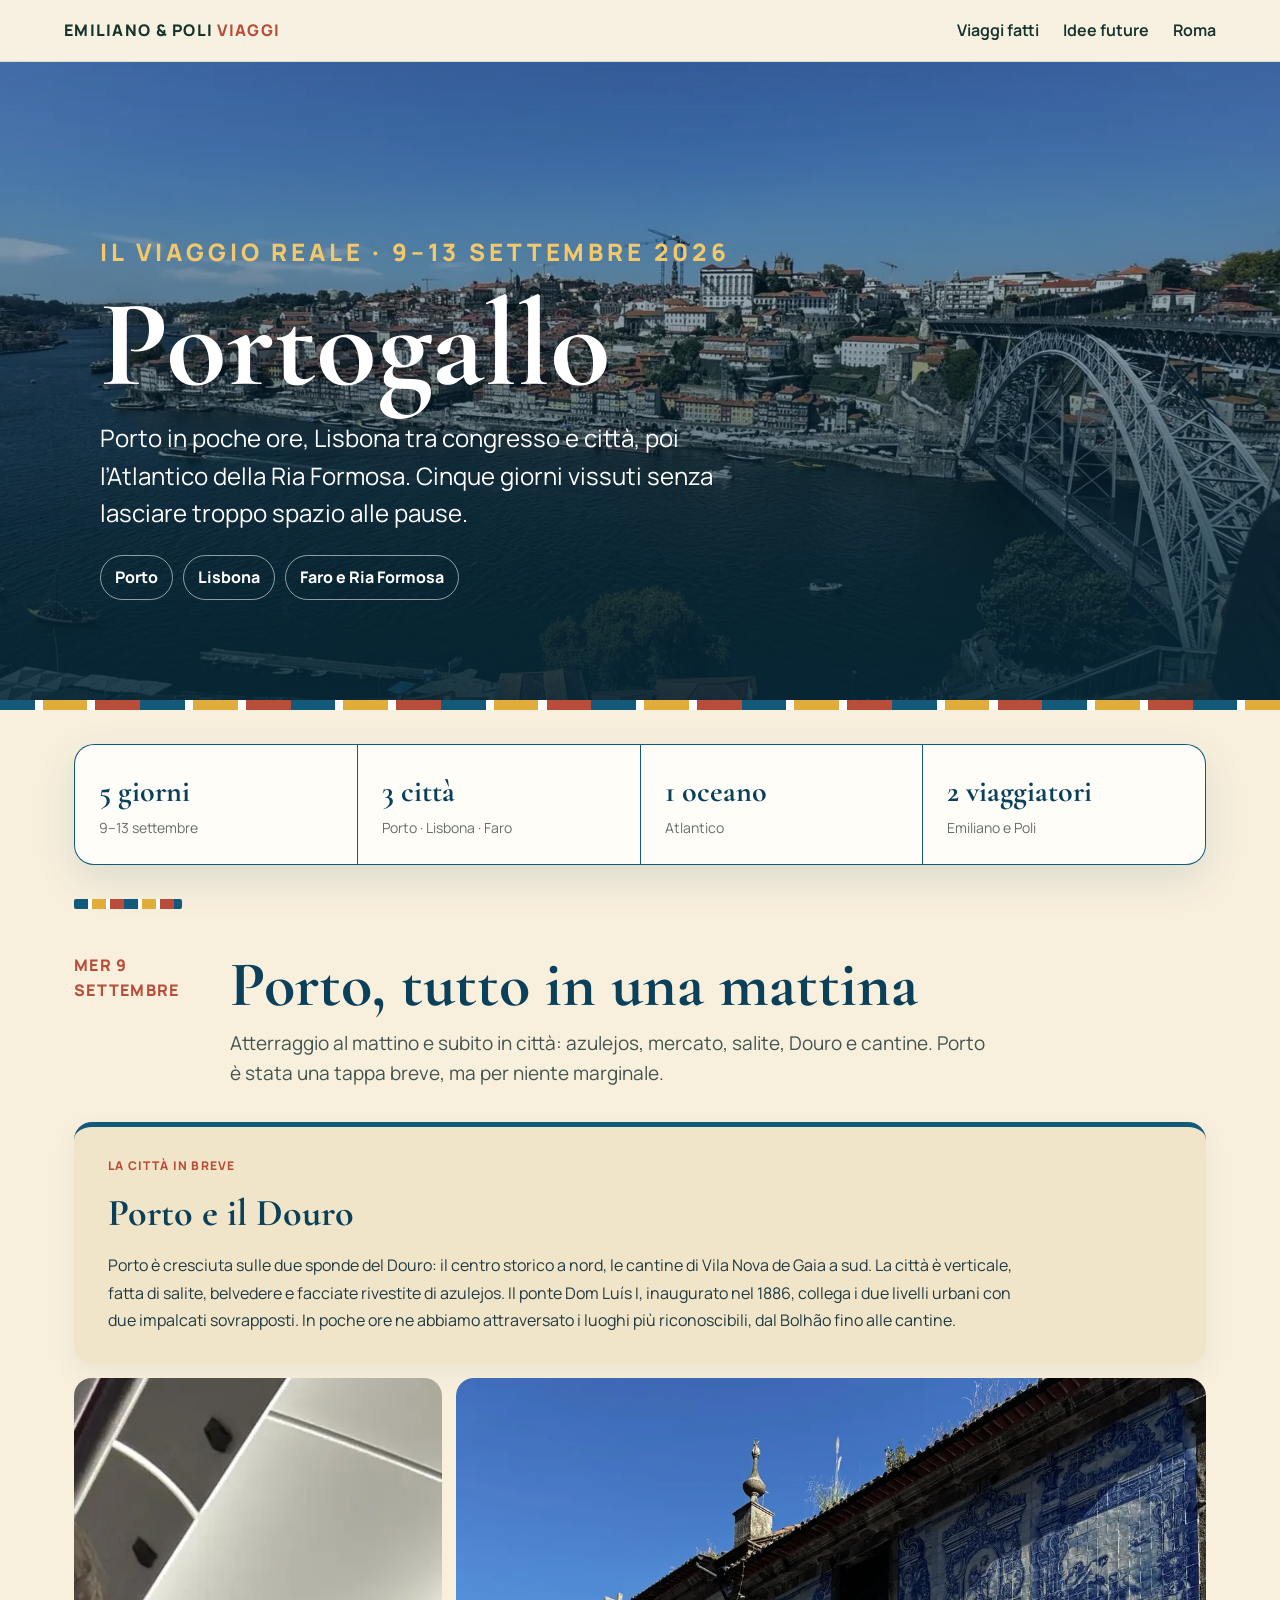
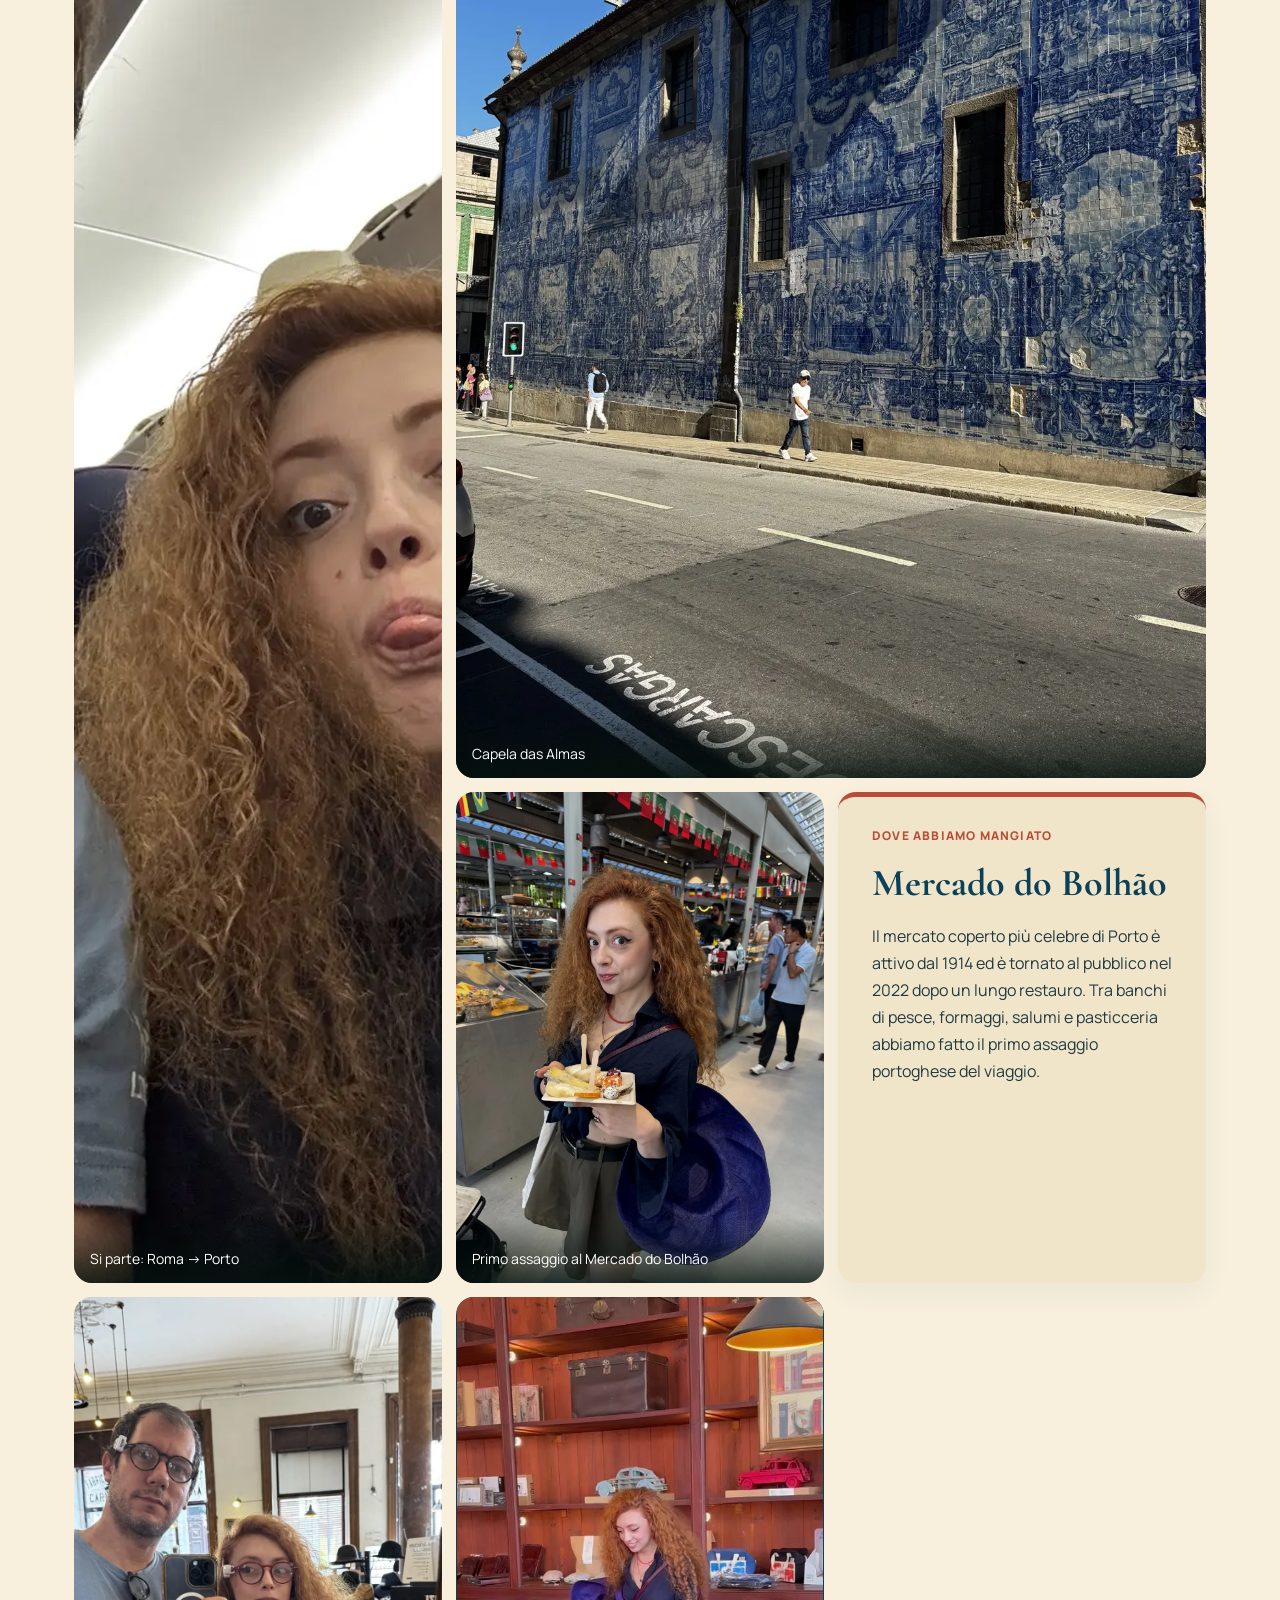
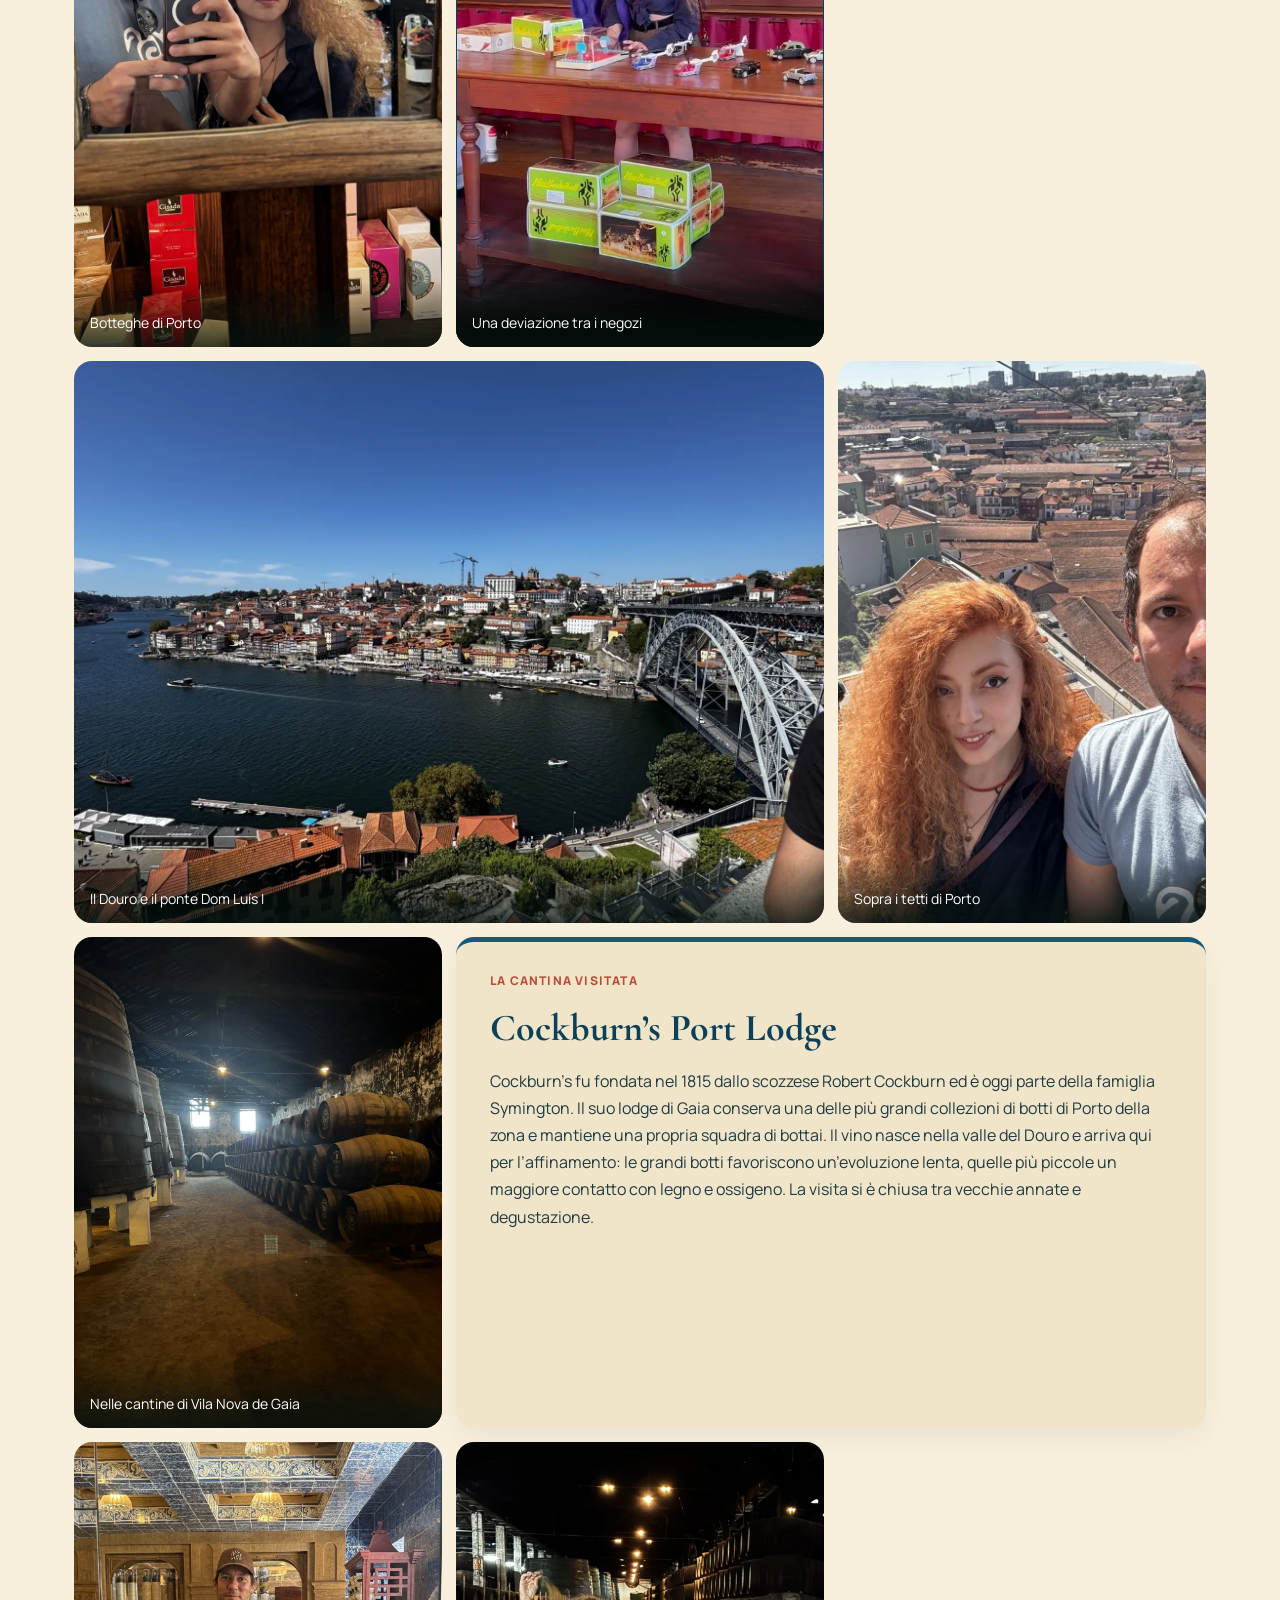
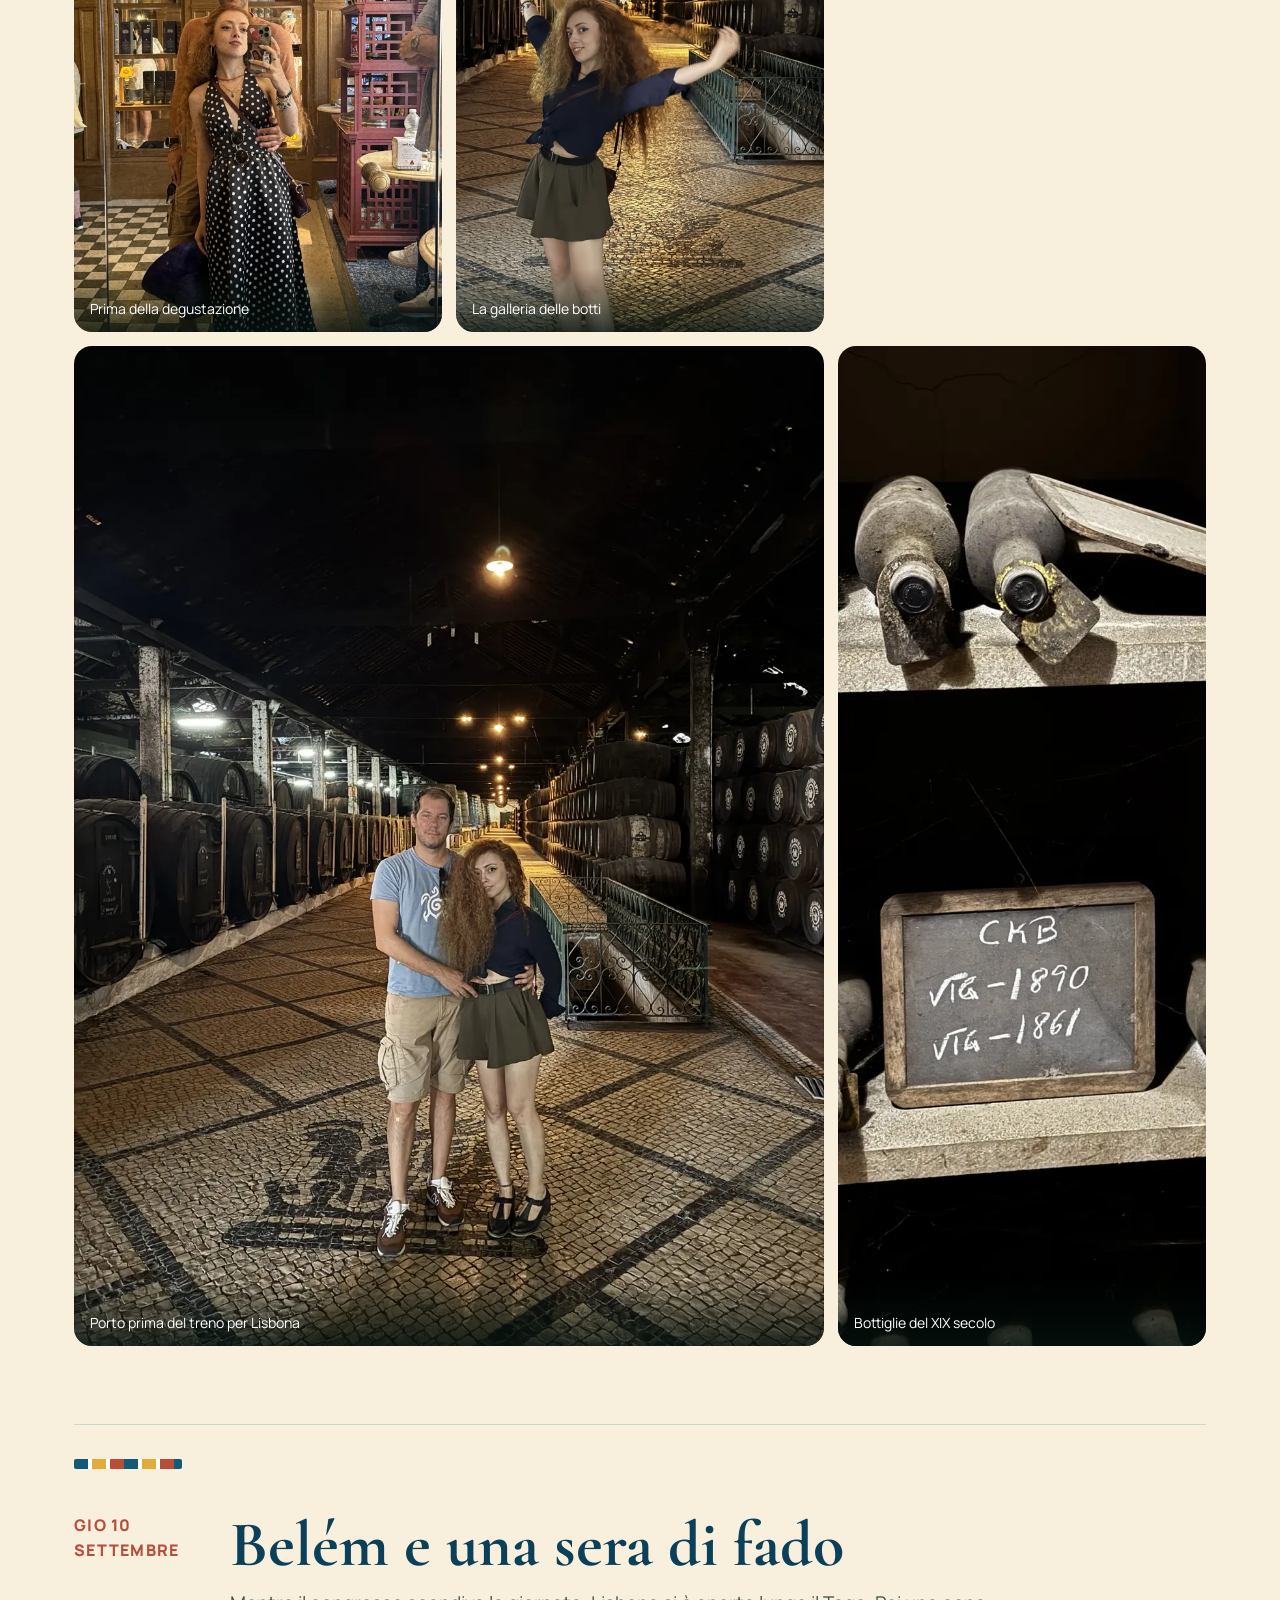
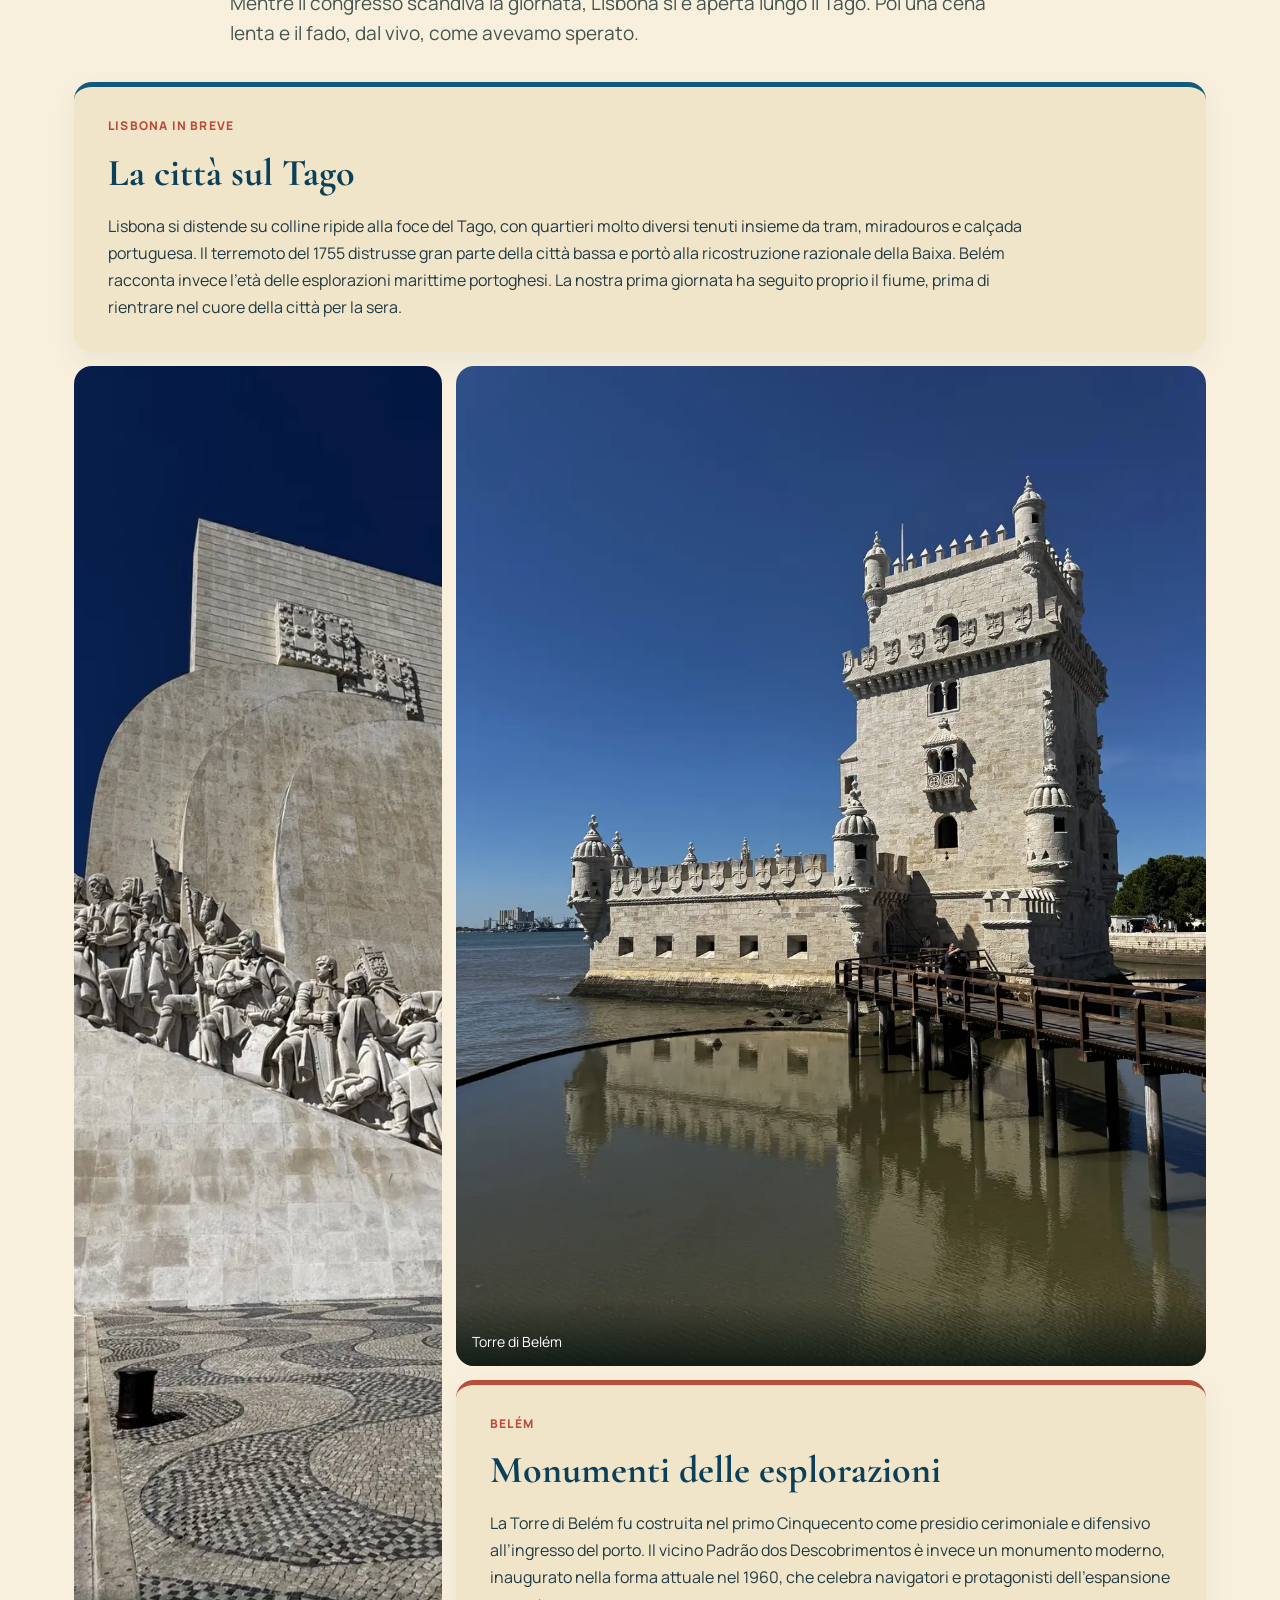
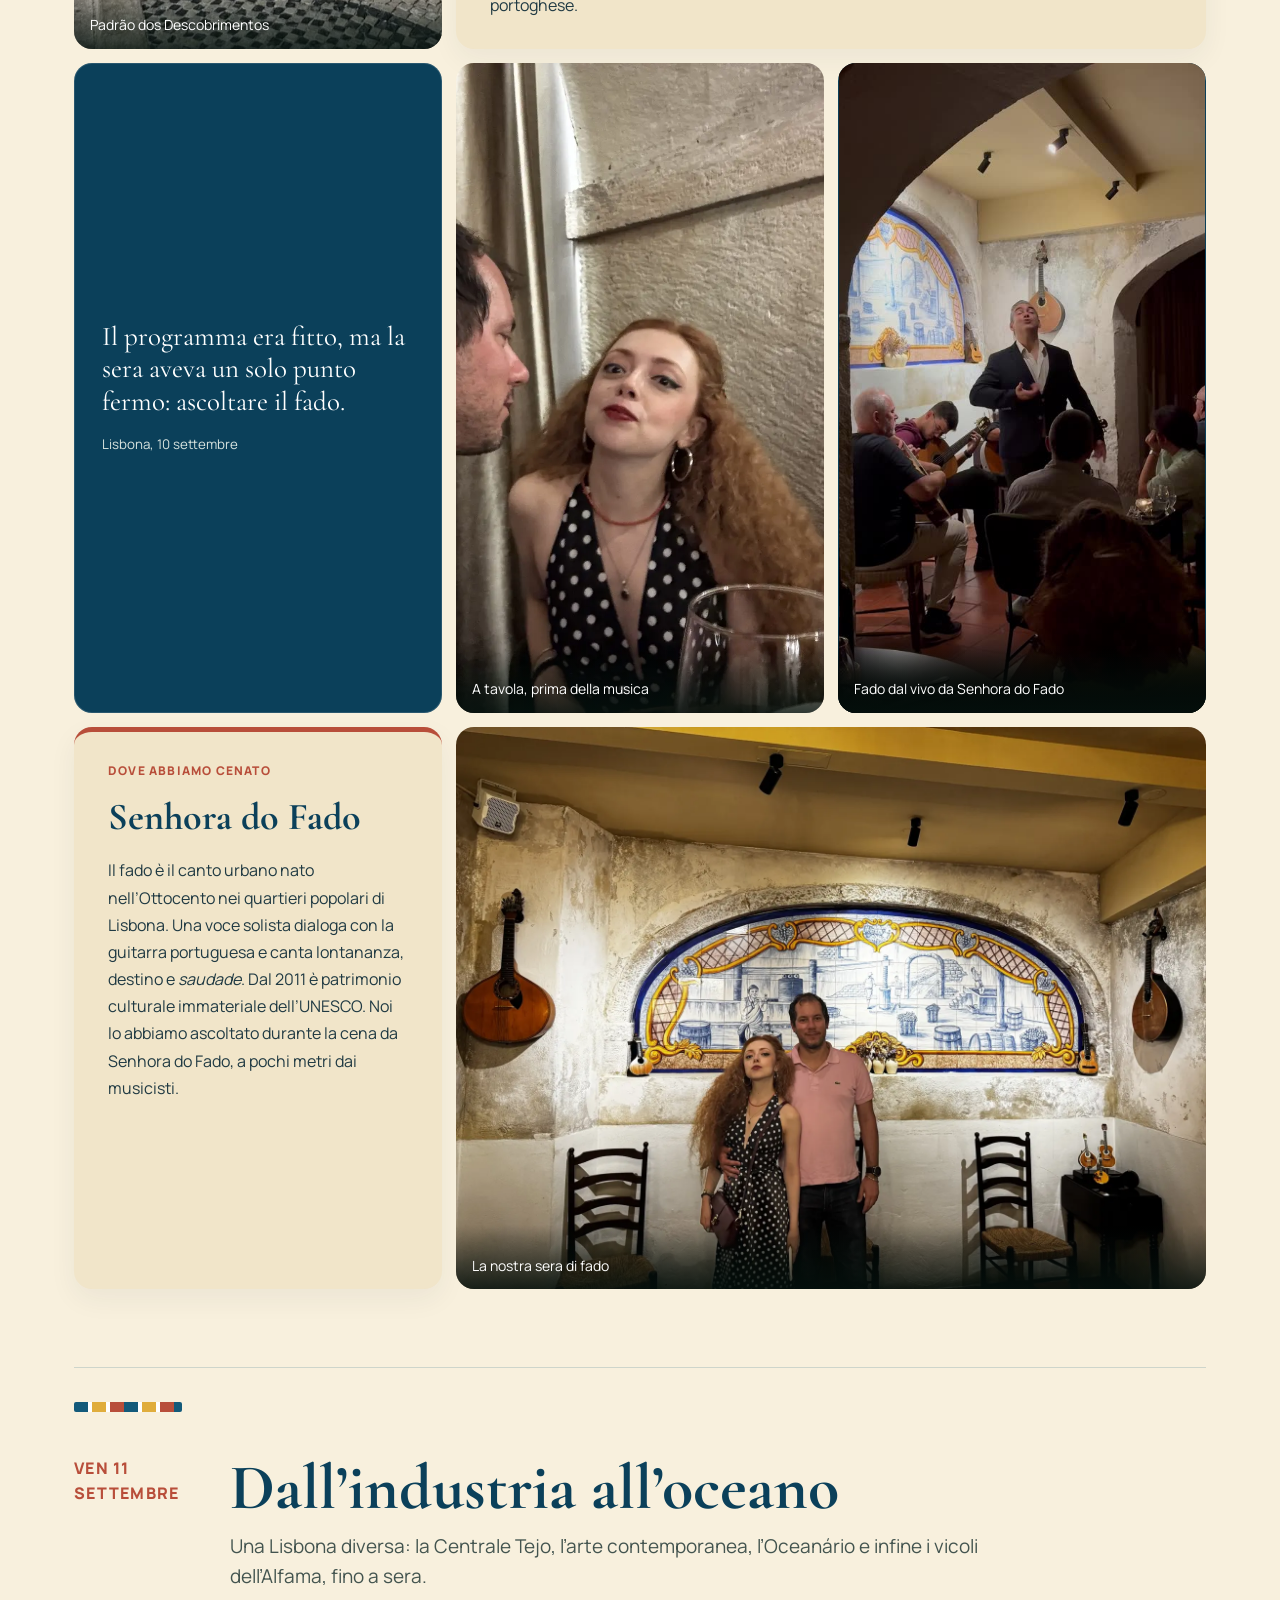
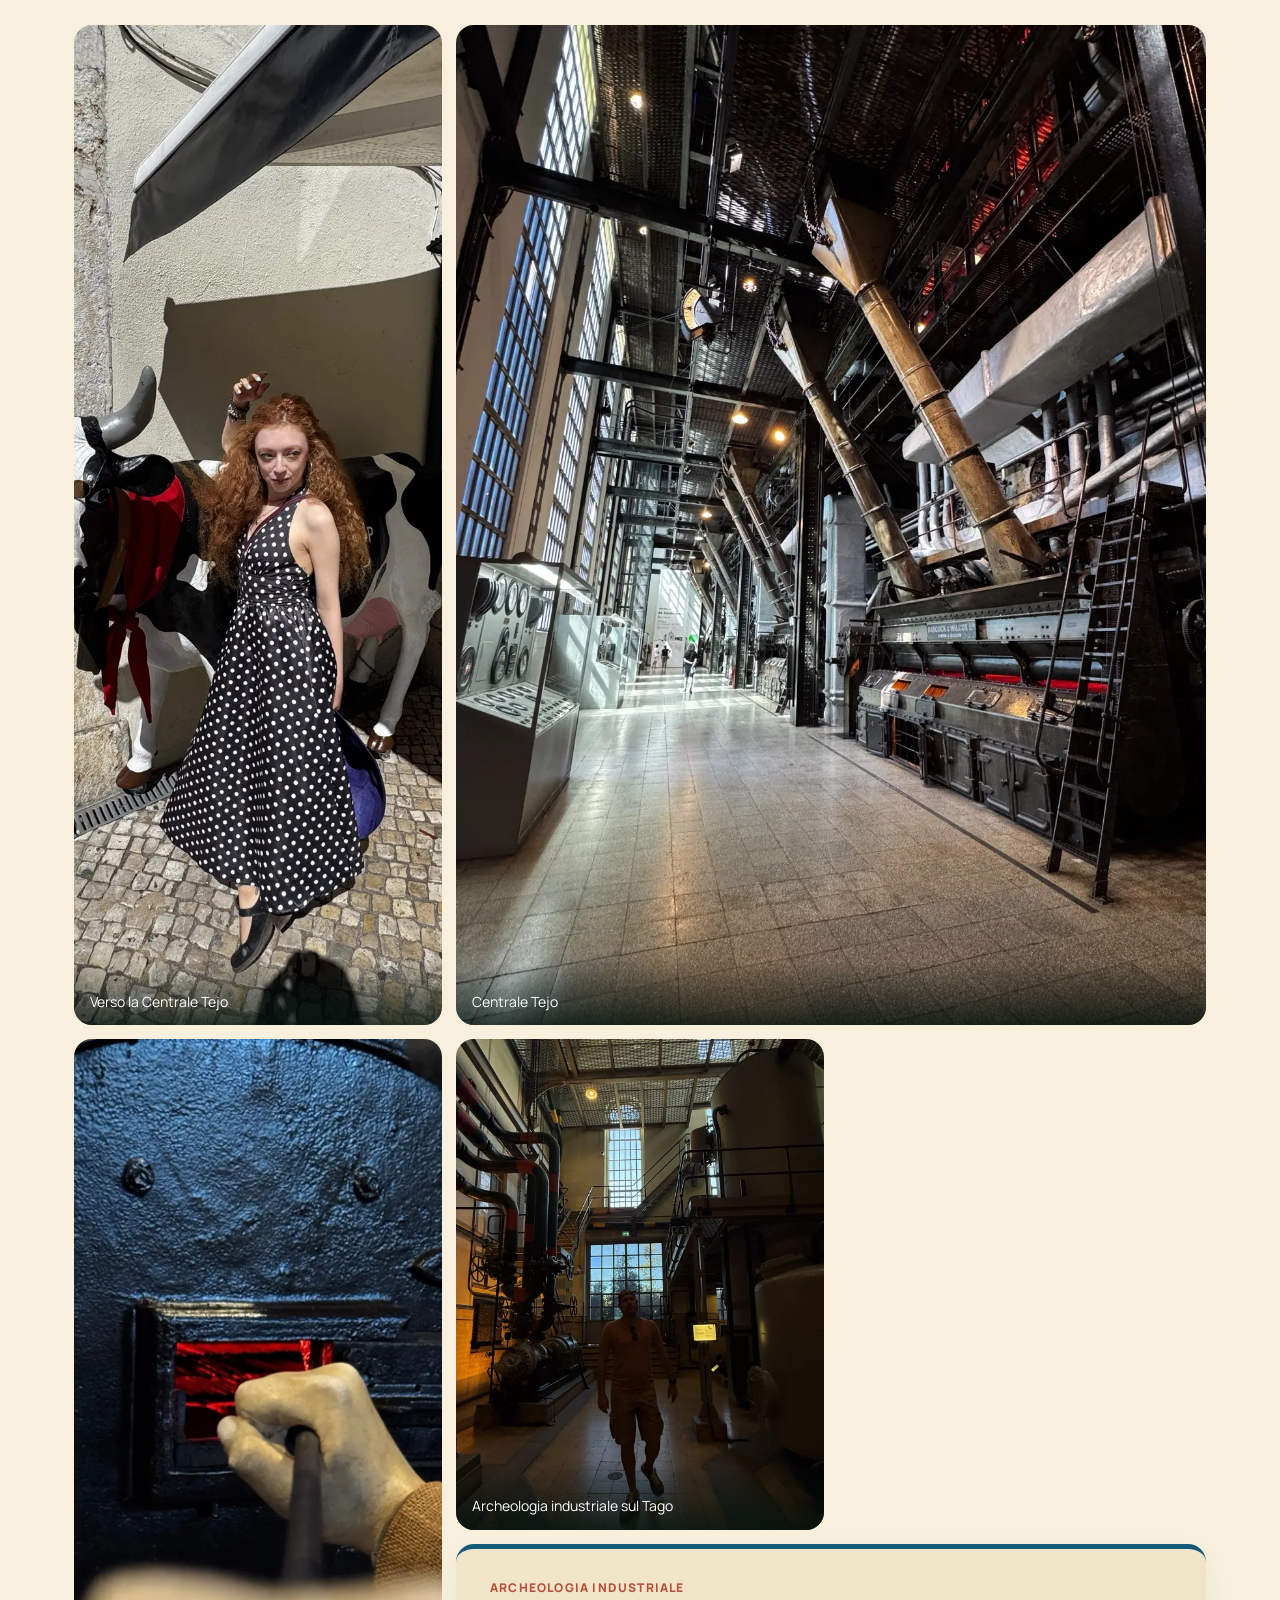
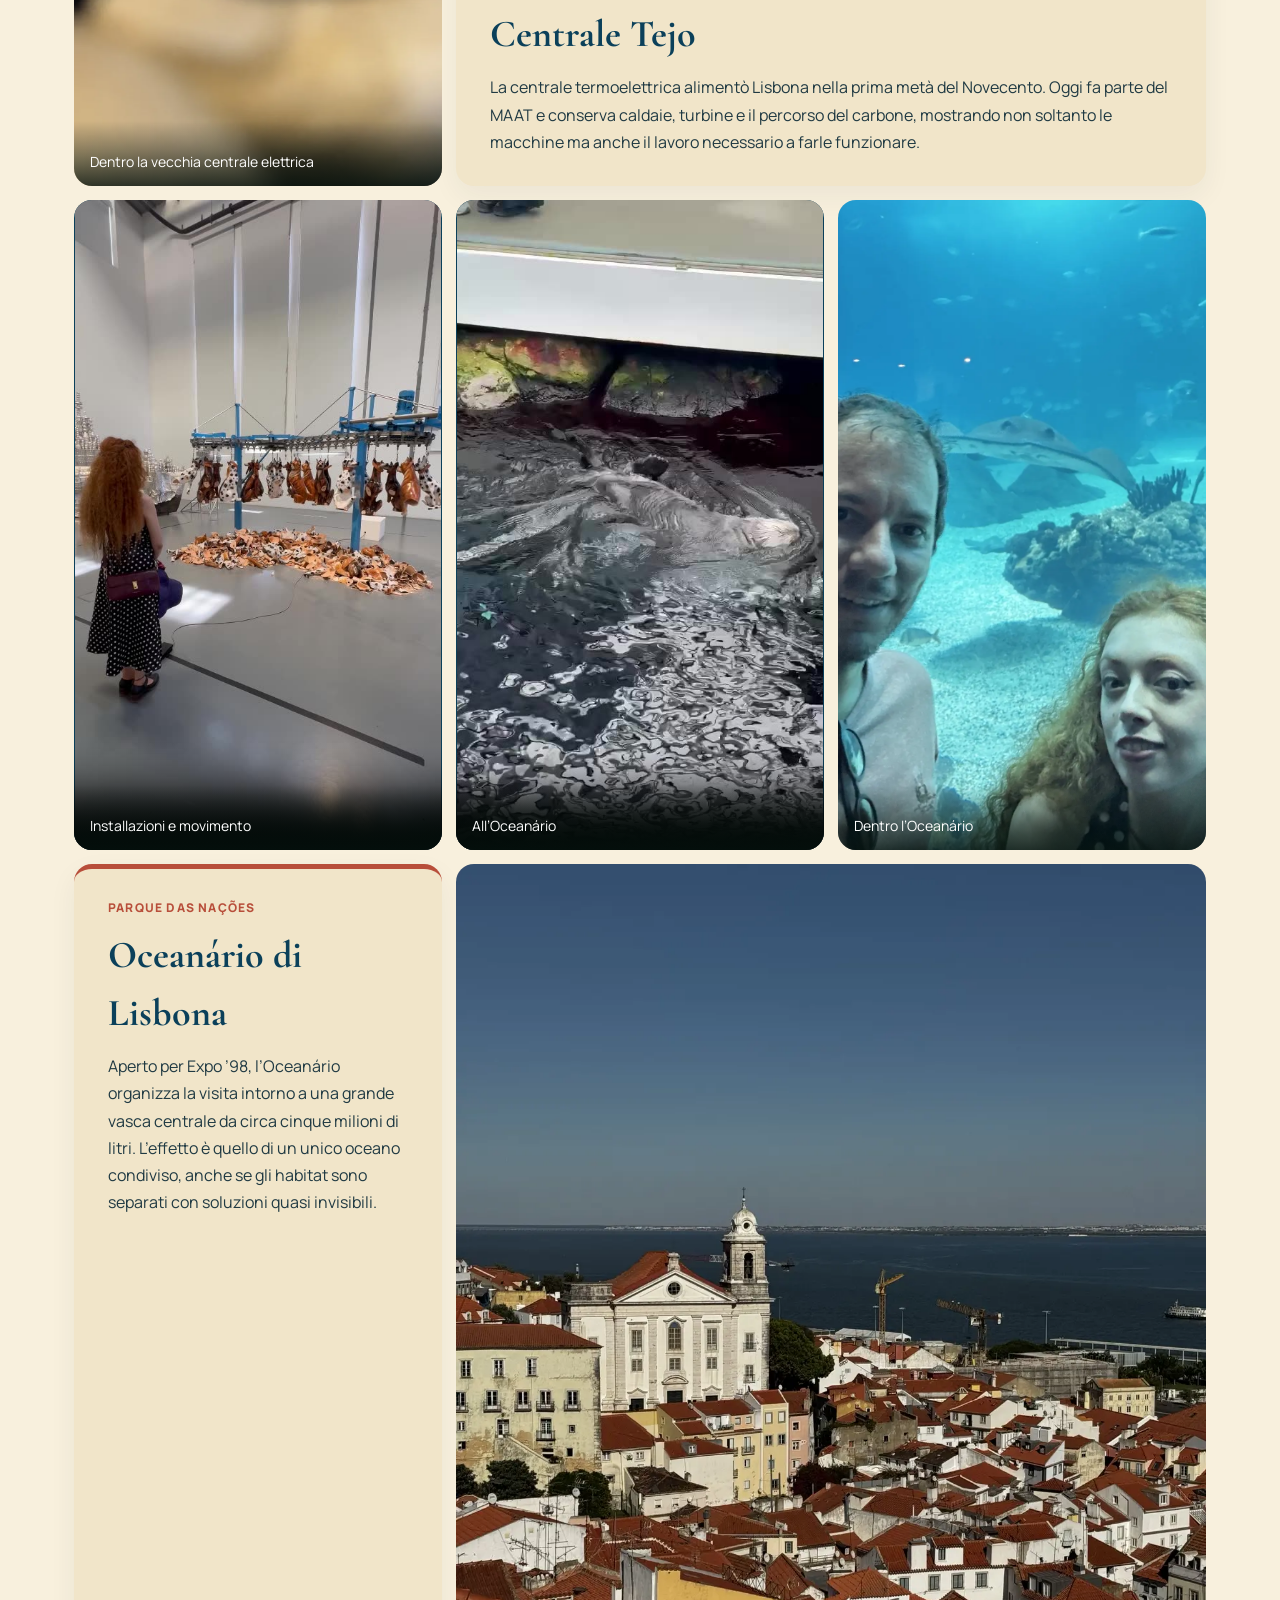
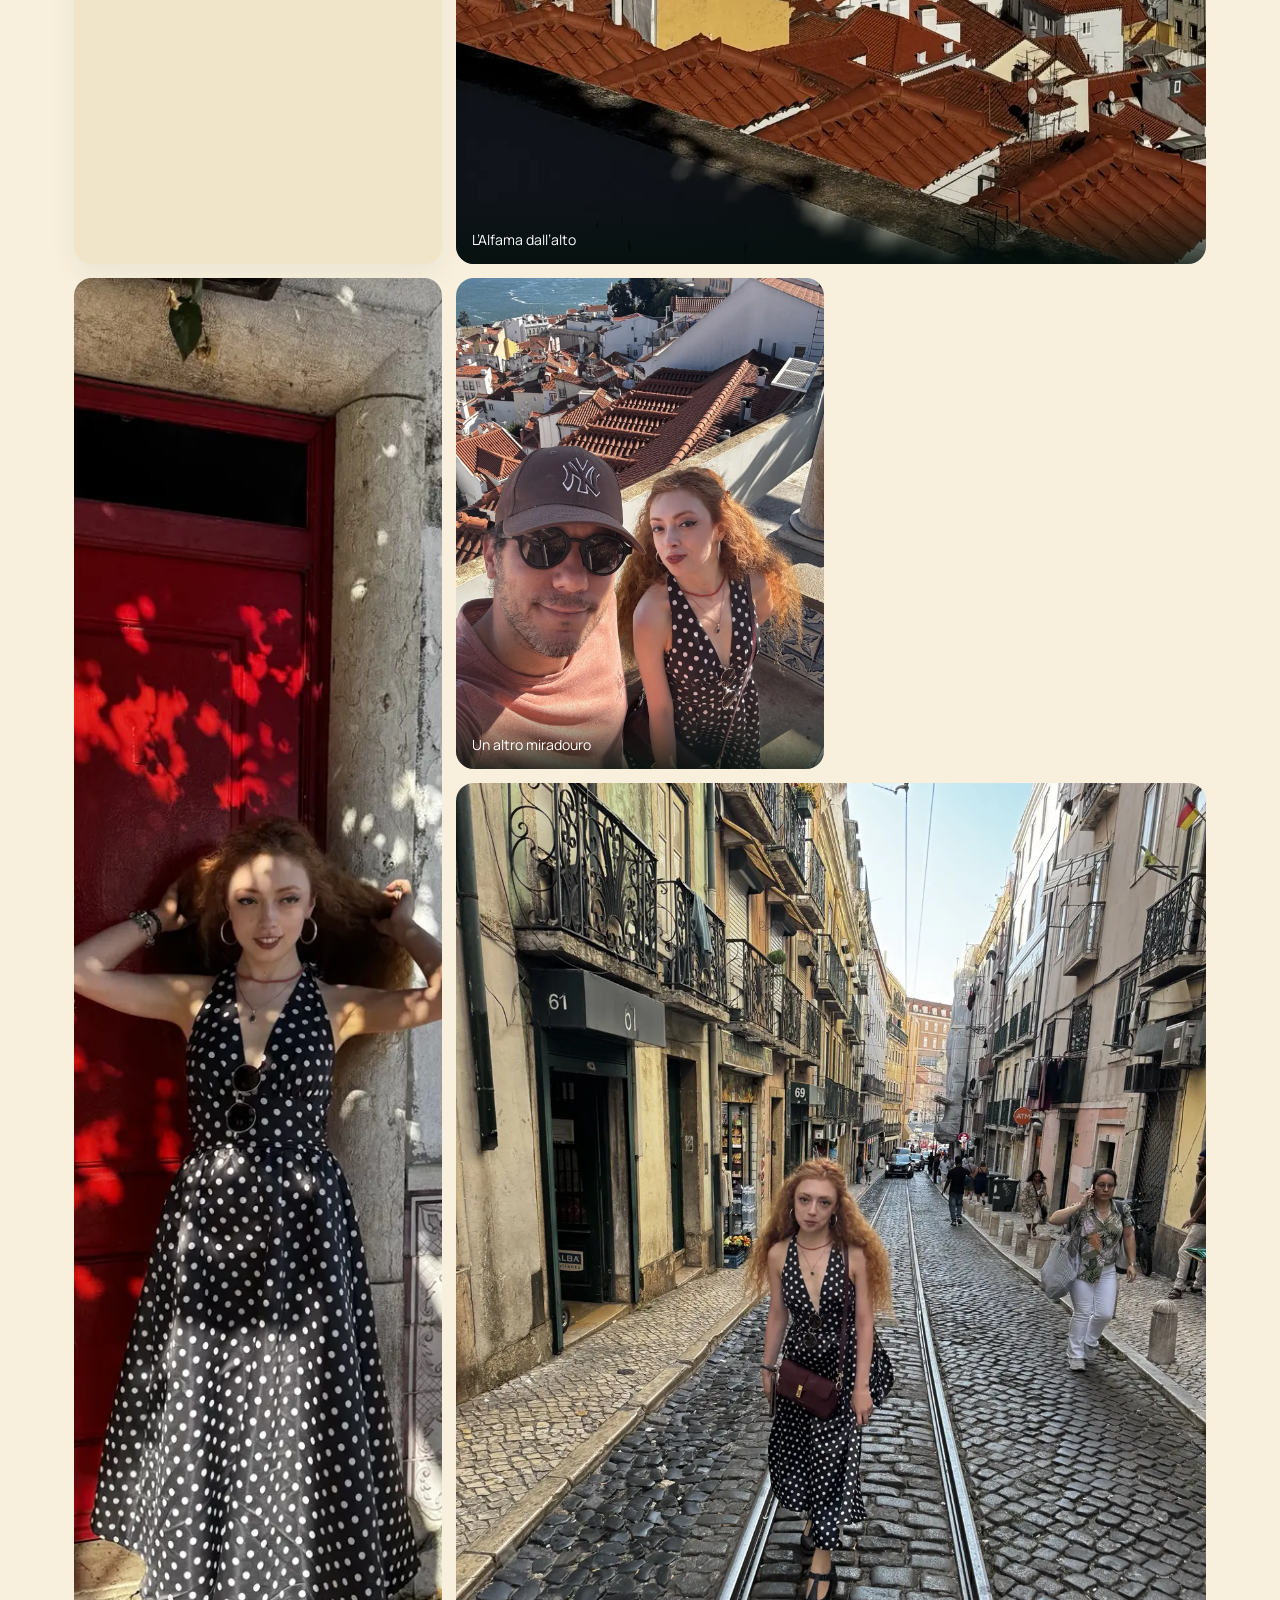
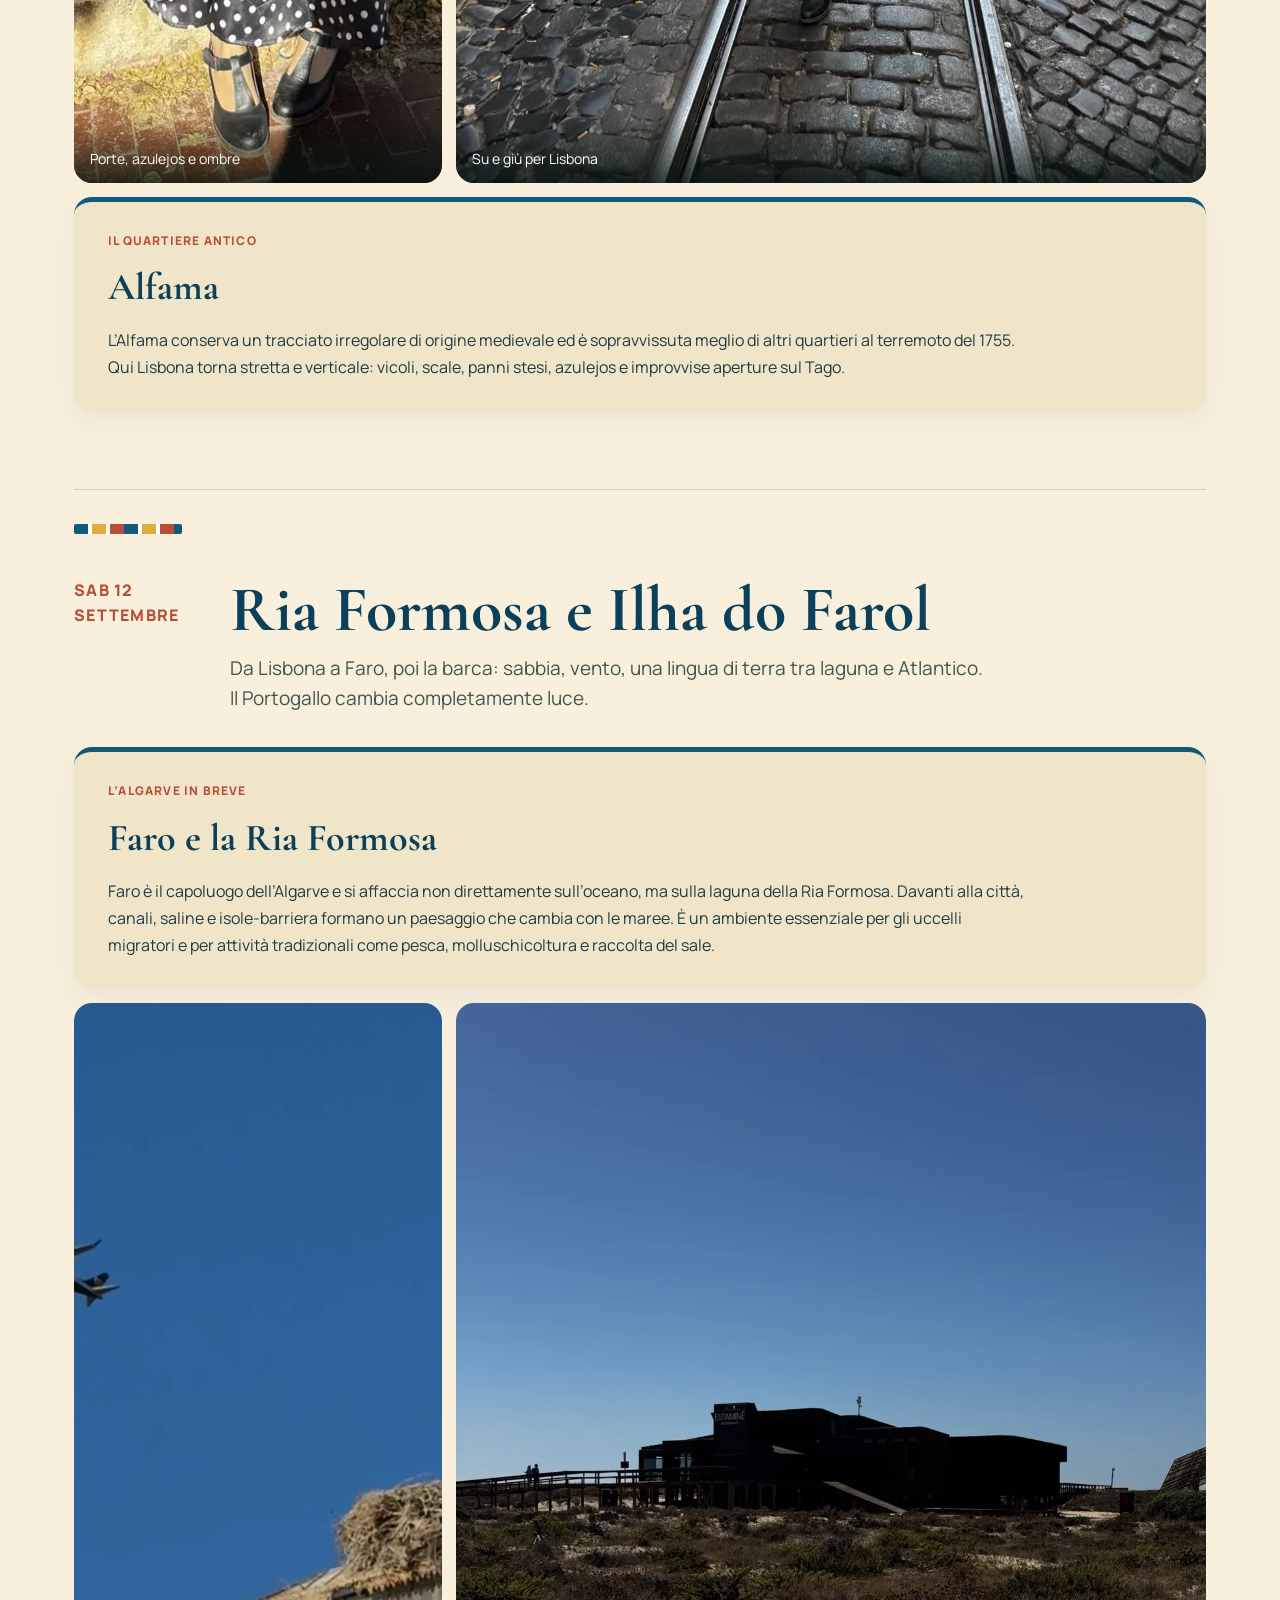
<file: portogallo.html>
<!doctype html>
<html lang="it">
<head>
  <meta charset="utf-8">
  <meta name="viewport" content="width=device-width,initial-scale=1"><meta name="robots" content="noindex,nofollow,noarchive,noimageindex,nosnippet"><meta name="googlebot" content="noindex,nofollow,noarchive,noimageindex,nosnippet"><meta name="description" content="Il viaggio reale di Emiliano e Poli in Portogallo: Porto, Lisbona, Faro e Ria Formosa, 9–13 settembre 2026."><meta property="og:type" content="article"><meta property="og:locale" content="it_IT"><meta property="og:site_name" content="Emiliano &amp; Poli · Viaggi"><meta property="og:title" content="Portogallo · Il viaggio reale"><meta property="og:description" content="Porto, Lisbona, Faro e Ria Formosa: cinque giorni vissuti da Emiliano e Poli."><meta property="og:url" content="https://emilianotizi-del.github.io/Viaggi/portogallo.html"><meta property="og:image" content="https://emilianotizi-del.github.io/Viaggi/assets/portogallo/foto/IMG_9422.webp"><meta property="og:image:alt" content="Il Douro e il ponte Dom Luís I a Porto"><meta name="twitter:card" content="summary_large_image">
  <title>Portogallo · Il viaggio reale</title>
  <link rel="preconnect" href="https://fonts.googleapis.com">
  <link rel="preconnect" href="https://fonts.gstatic.com" crossorigin>
  <link href="https://fonts.googleapis.com/css2?family=Cormorant+Garamond:wght@600;700&family=Manrope:wght@400;600;700;800&display=swap" rel="stylesheet">
  <link rel="stylesheet" href="style.css">
  <link rel="stylesheet" href="portogallo.css?v=5">
</head>
<body>
<header class="top"><a class="brand" href="index.html">EMILIANO &amp; POLI <span>VIAGGI</span></a><button class="menu" aria-label="Apri menu">☰</button><nav><a href="viaggi.html">Viaggi fatti</a><a href="idee.html">Idee future</a><a href="roma.html">Roma</a></nav></header>

<main>
  <section class="trip-hero" style="--hero-image:url('assets/portogallo/foto/IMG_9422.webp')">
    <div class="trip-hero__inner">
      <p class="eyebrow" style="color:#f3c86a">Il viaggio reale · 9–13 settembre 2026</p>
      <h1>Portogallo</h1>
      <p>Porto in poche ore, Lisbona tra congresso e città, poi l’Atlantico della Ria Formosa. Cinque giorni vissuti senza lasciare troppo spazio alle pause.</p>
      <div class="trip-nav"><a href="#porto">Porto</a><a href="#lisbona-1">Lisbona</a><a href="#faro">Faro e Ria Formosa</a></div>
    </div>
  </section>

  <div class="wrap">
    <section class="trip-summary" aria-label="Riepilogo del viaggio">
      <div><strong>5 giorni</strong><span>9–13 settembre</span></div><div><strong>3 città</strong><span>Porto · Lisbona · Faro</span></div><div><strong>1 oceano</strong><span>Atlantico</span></div><div><strong>2 viaggiatori</strong><span>Emiliano e Poli</span></div>
    </section>

    <section class="day" id="porto">
      <div class="day-head"><div class="day-date">Mer 9 settembre</div><div><h2>Porto, tutto in una mattina</h2><p class="day-intro">Atterraggio al mattino e subito in città: azulejos, mercato, salite, Douro e cantine. Porto è stata una tappa breve, ma per niente marginale.</p></div></div>
      <div class="story-grid">
        <aside class="context-card full"><span>La città in breve</span><h3>Porto e il Douro</h3><p>Porto è cresciuta sulle due sponde del Douro: il centro storico a nord, le cantine di Vila Nova de Gaia a sud. La città è verticale, fatta di salite, belvedere e facciate rivestite di azulejos. Il ponte Dom Luís I, inaugurato nel 1886, collega i due livelli urbani con due impalcati sovrapposti. In poche ore ne abbiamo attraversato i luoghi più riconoscibili, dal Bolhão fino alle cantine.</p></aside>
        <figure class="tall"><img src="assets/portogallo/foto/IMG_9388.webp" alt="Emiliano e Poli sull'aereo verso Porto" loading="lazy" width="1152" height="1536"><figcaption>Si parte: Roma → Porto</figcaption></figure>
        <figure class="wide"><img src="assets/portogallo/foto/IMG_9392.webp" alt="Facciata della Capela das Almas rivestita di azulejos" loading="lazy" width="1152" height="1536"><figcaption>Capela das Almas</figcaption></figure>
        <figure><img src="assets/portogallo/foto/IMG_9404.webp" alt="Poli con un assaggio al Mercado do Bolhão" loading="lazy" width="1152" height="1536"><figcaption>Primo assaggio al Mercado do Bolhão</figcaption></figure>
        <aside class="context-card compact"><span>Dove abbiamo mangiato</span><h3>Mercado do Bolhão</h3><p>Il mercato coperto più celebre di Porto è attivo dal 1914 ed è tornato al pubblico nel 2022 dopo un lungo restauro. Tra banchi di pesce, formaggi, salumi e pasticceria abbiamo fatto il primo assaggio portoghese del viaggio.</p></aside>
        <figure><img src="assets/portogallo/foto/IMG_9415.webp" alt="Emiliano e Poli riflessi nello specchio di una bottega" loading="lazy" width="1152" height="1536"><figcaption>Botteghe di Porto</figcaption></figure>
        <figure class="clip"><video controls playsinline preload="metadata" poster="assets/portogallo/poster/IMG_9407.jpg"><source src="assets/portogallo/video/IMG_9407.mp4" type="video/mp4"></video><figcaption>Una deviazione tra i negozi</figcaption></figure>
        <figure class="wide"><img src="assets/portogallo/foto/IMG_9422.webp" alt="Panorama sul Douro e sul ponte Dom Luís I" loading="lazy" width="1536" height="1152"><figcaption>Il Douro e il ponte Dom Luís I</figcaption></figure>
        <figure><img src="assets/portogallo/foto/IMG_9433.webp" alt="Selfie di Emiliano e Poli sopra i tetti di Porto" loading="lazy" width="1536" height="1152"><figcaption>Sopra i tetti di Porto</figcaption></figure>
        <figure><img src="assets/portogallo/foto/IMG_9437.webp" alt="Botti di vino Porto in una cantina" loading="lazy" width="1152" height="1536"><figcaption>Nelle cantine di Vila Nova de Gaia</figcaption></figure>
        <aside class="context-card wide"><span>La cantina visitata</span><h3>Cockburn’s Port Lodge</h3><p>Cockburn’s fu fondata nel 1815 dallo scozzese Robert Cockburn ed è oggi parte della famiglia Symington. Il suo lodge di Gaia conserva una delle più grandi collezioni di botti di Porto della zona e mantiene una propria squadra di bottai. Il vino nasce nella valle del Douro e arriva qui per l’affinamento: le grandi botti favoriscono un’evoluzione lenta, quelle più piccole un maggiore contatto con legno e ossigeno. La visita si è chiusa tra vecchie annate e degustazione.</p></aside>
        <figure><img src="assets/portogallo/foto/IMG_5917.webp" alt="Emiliano e Poli allo specchio durante la visita in cantina" loading="lazy" width="1152" height="1536"><figcaption>Prima della degustazione</figcaption></figure>
        <figure><img src="assets/portogallo/foto/IMG_9446.webp" alt="Poli nella lunga galleria delle botti" loading="lazy" width="1152" height="1536"><figcaption>La galleria delle botti</figcaption></figure>
        <figure class="wide"><img src="assets/portogallo/foto/IMG_94481.webp" alt="Emiliano e Poli nelle cantine di Porto" loading="lazy" width="1152" height="1536"><figcaption>Porto prima del treno per Lisbona</figcaption></figure>
        <figure><img src="assets/portogallo/foto/IMG_94571.webp" alt="Antiche bottiglie di vino Porto" loading="lazy" width="1152" height="1536"><figcaption>Bottiglie del XIX secolo</figcaption></figure>
      </div>
    </section>

    <section class="day" id="lisbona-1">
      <div class="day-head"><div class="day-date">Gio 10 settembre</div><div><h2>Belém e una sera di fado</h2><p class="day-intro">Mentre il congresso scandiva la giornata, Lisbona si è aperta lungo il Tago. Poi una cena lenta e il fado, dal vivo, come avevamo sperato.</p></div></div>
      <div class="story-grid">
        <aside class="context-card full"><span>Lisbona in breve</span><h3>La città sul Tago</h3><p>Lisbona si distende su colline ripide alla foce del Tago, con quartieri molto diversi tenuti insieme da tram, miradouros e calçada portuguesa. Il terremoto del 1755 distrusse gran parte della città bassa e portò alla ricostruzione razionale della Baixa. Belém racconta invece l’età delle esplorazioni marittime portoghesi. La nostra prima giornata ha seguito proprio il fiume, prima di rientrare nel cuore della città per la sera.</p></aside>
        <figure class="tall"><img src="assets/portogallo/foto/IMG_94721.webp" alt="Padrão dos Descobrimentos a Belém" loading="lazy" width="1152" height="1536"><figcaption>Padrão dos Descobrimentos</figcaption></figure>
        <figure class="wide"><img src="assets/portogallo/foto/IMG_94751.webp" alt="Torre di Belém sul Tago" loading="lazy" width="1152" height="1536"><figcaption>Torre di Belém</figcaption></figure>
        <aside class="context-card wide"><span>Belém</span><h3>Monumenti delle esplorazioni</h3><p>La Torre di Belém fu costruita nel primo Cinquecento come presidio cerimoniale e difensivo all’ingresso del porto. Il vicino Padrão dos Descobrimentos è invece un monumento moderno, inaugurato nella forma attuale nel 1960, che celebra navigatori e protagonisti dell’espansione portoghese.</p></aside>
        <aside class="memory"><p>Il programma era fitto, ma la sera aveva un solo punto fermo: ascoltare il fado.</p><small>Lisbona, 10 settembre</small></aside>
        <figure><img src="assets/portogallo/foto/IMG_9484.webp" alt="Emiliano e Poli a cena a Lisbona" loading="lazy" width="1536" height="1152"><figcaption>A tavola, prima della musica</figcaption></figure>
        <figure class="clip"><video controls playsinline preload="metadata" poster="assets/portogallo/poster/IMG_9486.jpg"><source src="assets/portogallo/video/IMG_9486.mp4" type="video/mp4"></video><figcaption>Fado dal vivo da Senhora do Fado</figcaption></figure>
        <aside class="context-card compact"><span>Dove abbiamo cenato</span><h3>Senhora do Fado</h3><p>Il fado è il canto urbano nato nell’Ottocento nei quartieri popolari di Lisbona. Una voce solista dialoga con la guitarra portuguesa e canta lontananza, destino e <em>saudade</em>. Dal 2011 è patrimonio culturale immateriale dell’UNESCO. Noi lo abbiamo ascoltato durante la cena da Senhora do Fado, a pochi metri dai musicisti.</p></aside>
        <figure class="wide"><img src="assets/portogallo/foto/IMG_9502.webp" alt="Emiliano e Poli nella casa di fado" loading="lazy" width="1536" height="1152"><figcaption>La nostra sera di fado</figcaption></figure>
      </div>
    </section>

    <section class="day" id="lisbona-2">
      <div class="day-head"><div class="day-date">Ven 11 settembre</div><div><h2>Dall’industria all’oceano</h2><p class="day-intro">Una Lisbona diversa: la Centrale Tejo, l’arte contemporanea, l’Oceanário e infine i vicoli dell’Alfama, fino a sera.</p></div></div>
      <div class="story-grid">
        <figure><img src="assets/portogallo/foto/IMG_9512.webp" alt="Poli accanto a una scultura di mucca" loading="lazy" width="1152" height="1536"><figcaption>Verso la Centrale Tejo</figcaption></figure>
        <figure class="wide"><img src="assets/portogallo/foto/IMG_9514.webp" alt="Interno industriale della Centrale Tejo" loading="lazy" width="1152" height="1536"><figcaption>Centrale Tejo</figcaption></figure>
        <figure class="tall"><img src="assets/portogallo/foto/IMG_9520.webp" alt="Dettaglio interattivo di un forno industriale" loading="lazy" width="1152" height="1536"><figcaption>Dentro la vecchia centrale elettrica</figcaption></figure>
        <figure><img src="assets/portogallo/foto/IMG_5941.webp" alt="Emiliano tra i macchinari della centrale" loading="lazy" width="1152" height="1536"><figcaption>Archeologia industriale sul Tago</figcaption></figure>
        <aside class="context-card wide"><span>Archeologia industriale</span><h3>Centrale Tejo</h3><p>La centrale termoelettrica alimentò Lisbona nella prima metà del Novecento. Oggi fa parte del MAAT e conserva caldaie, turbine e il percorso del carbone, mostrando non soltanto le macchine ma anche il lavoro necessario a farle funzionare.</p></aside>
        <figure class="clip"><video controls playsinline preload="metadata" poster="assets/portogallo/poster/IMG_9525.jpg"><source src="assets/portogallo/video/IMG_9525.mp4" type="video/mp4"></video><figcaption>Installazioni e movimento</figcaption></figure>
        <figure class="clip"><video controls playsinline preload="metadata" poster="assets/portogallo/poster/IMG_9527.jpg"><source src="assets/portogallo/video/IMG_9527.mp4" type="video/mp4"></video><figcaption>All’Oceanário</figcaption></figure>
        <figure><img src="assets/portogallo/foto/IMG_9533.webp" alt="Selfie di Emiliano e Poli davanti alla vasca dell'Oceanário" loading="lazy" width="1152" height="1536"><figcaption>Dentro l’Oceanário</figcaption></figure>
        <aside class="context-card compact"><span>Parque das Nações</span><h3>Oceanário di Lisbona</h3><p>Aperto per Expo ’98, l’Oceanário organizza la visita intorno a una grande vasca centrale da circa cinque milioni di litri. L’effetto è quello di un unico oceano condiviso, anche se gli habitat sono separati con soluzioni quasi invisibili.</p></aside>
        <figure class="wide"><img src="assets/portogallo/foto/IMG_9582.webp" alt="Panorama sui tetti dell'Alfama e sul Tago" loading="lazy" width="1152" height="1536"><figcaption>L’Alfama dall’alto</figcaption></figure>
        <figure class="tall"><img src="assets/portogallo/foto/IMG_95851.webp" alt="Poli davanti a una porta rossa nell'Alfama" loading="lazy" width="1152" height="1536"><figcaption>Porte, azulejos e ombre</figcaption></figure>
        <figure><img src="assets/portogallo/foto/IMG_9602.webp" alt="Selfie di Emiliano e Poli da un miradouro" loading="lazy" width="1152" height="1536"><figcaption>Un altro miradouro</figcaption></figure>
        <figure class="wide"><img src="assets/portogallo/foto/IMG_9612.webp" alt="Poli in una strada in pendenza dell'Alfama" loading="lazy" width="1152" height="1536"><figcaption>Su e giù per Lisbona</figcaption></figure>
        <aside class="context-card full"><span>Il quartiere antico</span><h3>Alfama</h3><p>L’Alfama conserva un tracciato irregolare di origine medievale ed è sopravvissuta meglio di altri quartieri al terremoto del 1755. Qui Lisbona torna stretta e verticale: vicoli, scale, panni stesi, azulejos e improvvise aperture sul Tago.</p></aside>
      </div>
    </section>

    <section class="day" id="faro">
      <div class="day-head"><div class="day-date">Sab 12 settembre</div><div><h2>Ria Formosa e Ilha do Farol</h2><p class="day-intro">Da Lisbona a Faro, poi la barca: sabbia, vento, una lingua di terra tra laguna e Atlantico. Il Portogallo cambia completamente luce.</p></div></div>
      <div class="story-grid">
        <aside class="context-card full"><span>L’Algarve in breve</span><h3>Faro e la Ria Formosa</h3><p>Faro è il capoluogo dell’Algarve e si affaccia non direttamente sull’oceano, ma sulla laguna della Ria Formosa. Davanti alla città, canali, saline e isole-barriera formano un paesaggio che cambia con le maree. È un ambiente essenziale per gli uccelli migratori e per attività tradizionali come pesca, molluschicoltura e raccolta del sale.</p></aside>
        <figure><img src="assets/portogallo/foto/IMG_9627.webp" alt="Aereo sopra i tetti di Faro con un nido di cicogne" loading="lazy" width="1200" height="1600"><figcaption>Arrivo a Faro</figcaption></figure>
        <figure class="wide"><img src="assets/portogallo/foto/IMG_9633.webp" alt="Paesaggio sabbioso della Ria Formosa" loading="lazy" width="1152" height="1536"><figcaption>Verso Ilha do Farol</figcaption></figure>
        <figure class="clip"><video controls playsinline preload="metadata" poster="assets/portogallo/poster/IMG_9636.jpg"><source src="assets/portogallo/video/IMG_9636.mp4" type="video/mp4"></video><figcaption>Tra le case dell’isola</figcaption></figure>
        <figure><img src="assets/portogallo/foto/IMG_9643.webp" alt="Emiliano e Poli lungo il sentiero dell'isola" loading="lazy" width="1152" height="1536"><figcaption>Il sentiero verso l’oceano</figcaption></figure>
        <figure><img src="assets/portogallo/foto/IMG_9651.webp" alt="Emiliano e Poli sulla spiaggia atlantica" loading="lazy" width="1152" height="1536"><figcaption>Finalmente l’Atlantico</figcaption></figure>
        <figure class="wide"><img src="assets/portogallo/foto/IMG_9660.webp" alt="Poli sulla terrazza della spiaggia di Farol" loading="lazy" width="1152" height="1536"><figcaption>Ilha do Farol</figcaption></figure>
        <aside class="context-card compact"><span>L’isola</span><h3>Ilha do Farol</h3><p>Farol è il nucleo occidentale di Ilha da Culatra, raccolto intorno al faro di Cabo de Santa Maria. Attraversandolo a piedi si passa dalle acque calme della laguna alla lunga spiaggia aperta sull’Atlantico, senza automobili e con il paese disposto lungo passerelle e sentieri di sabbia.</p></aside>
        <div class="note-stack">
          <aside class="memory"><p>Il punto più lontano dal programma congressuale: vento, sabbia e nessuna fretta.</p><small>Ria Formosa, 12 settembre</small></aside>
          <aside class="context-card"><span>Dove abbiamo cenato</span><h3>Social, Faro</h3><p>Rientrati dalla Ria Formosa abbiamo cenato al Social, in una piccola corte del centro di Faro. La foto conserva bene il tono della serata: vino portoghese, formaggi e piatti da condividere, lontano dai locali più turistici del lungomare.</p></aside>
        </div>
        <figure class="side-photo"><img src="assets/portogallo/foto/IMG_9667.webp" alt="Poli a cena al Social di Faro con vino e formaggi" loading="lazy" width="1152" height="1536"><figcaption>Cena al Social, Faro</figcaption></figure>
      </div>
    </section>

    <section class="day" id="ritorno">
      <div class="day-head"><div class="day-date">Dom 13 settembre</div><div><h2>Faro, prima di tornare</h2><p class="day-intro">Le ultime ore tra calçada portuguesa, facciate bianche e centro storico. Poi l’aeroporto, con il viaggio ormai diventato archivio.</p></div></div>
      <div class="story-grid">
        <aside class="context-card full"><span>La città in breve</span><h3>Faro</h3><p>Prima di essere la porta d’accesso alle spiagge dell’Algarve, Faro è una città con una storia propria: l’antica Ossonoba romana, poi centro islamico e infine sede amministrativa della regione. Il nucleo storico è raccolto e facilmente percorribile a piedi, con facciate chiare e strade pavimentate in calçada portuguesa.</p></aside>
        <figure><img src="assets/portogallo/foto/IMG_9680.webp" alt="Selfie di Emiliano e Poli nel centro di Faro" loading="lazy" width="1152" height="1536"><figcaption>Mattina a Faro</figcaption></figure>
        <figure class="wide"><img src="assets/portogallo/foto/IMG_9683.webp" alt="Edificio storico nel centro di Faro" loading="lazy" width="1152" height="1536"><figcaption>Centro storico</figcaption></figure>
        <figure class="tall"><img src="assets/portogallo/foto/IMG_9686.webp" alt="Poli davanti a un grande portone storico" loading="lazy" width="1152" height="1536"><figcaption>Ultima passeggiata</figcaption></figure>
        <aside class="context-card wide"><span>Dentro le mura</span><h3>Vila Adentro</h3><p>Il centro storico murato, chiamato <em>Vila Adentro</em>, si raggiunge attraverso archi monumentali come l’Arco da Vila. Conserva la cattedrale, il palazzo episcopale e un tessuto urbano ricostruito più volte dopo terremoti e saccheggi. La mattina presto ne abbiamo trovato il lato più quieto.</p></aside>
        <figure class="wide"><img src="assets/portogallo/foto/IMG_9697.webp" alt="Emiliano e Poli sull'aereo di ritorno" loading="lazy" width="1152" height="1536"><figcaption>Faro → Roma</figcaption></figure>
        <aside class="memory final-memory"><p>Porto → Lisbona → Faro. Cinque giorni, tre città e un viaggio molto più lungo della sua durata.</p><small>Fine del viaggio</small></aside>
      </div>
      <div class="diary-actions"><a class="cta" href="portogallo-guida.html">Rivedi la guida originale</a><a class="cta secondary" href="viaggi.html">Torna ai viaggi</a></div>
    </section>
  </div>
</main>

<dialog class="lightbox" id="lightbox"><button type="button" aria-label="Chiudi">×</button><img alt=""></dialog>
<footer>Portogallo · 9–13 settembre 2026 · Emiliano e Poli</footer>
<script>
document.querySelector('.menu')?.addEventListener('click',()=>document.querySelector('.top nav').classList.toggle('open'));
const box=document.querySelector('#lightbox'),full=box.querySelector('img');
document.querySelectorAll('.story-grid img').forEach(img=>img.addEventListener('click',()=>{full.src=img.src;full.alt=img.alt;box.showModal()}));
box.querySelector('button').addEventListener('click',()=>box.close());box.addEventListener('click',e=>{if(e.target===box)box.close()});
</script>
</body>
</html>
</file>
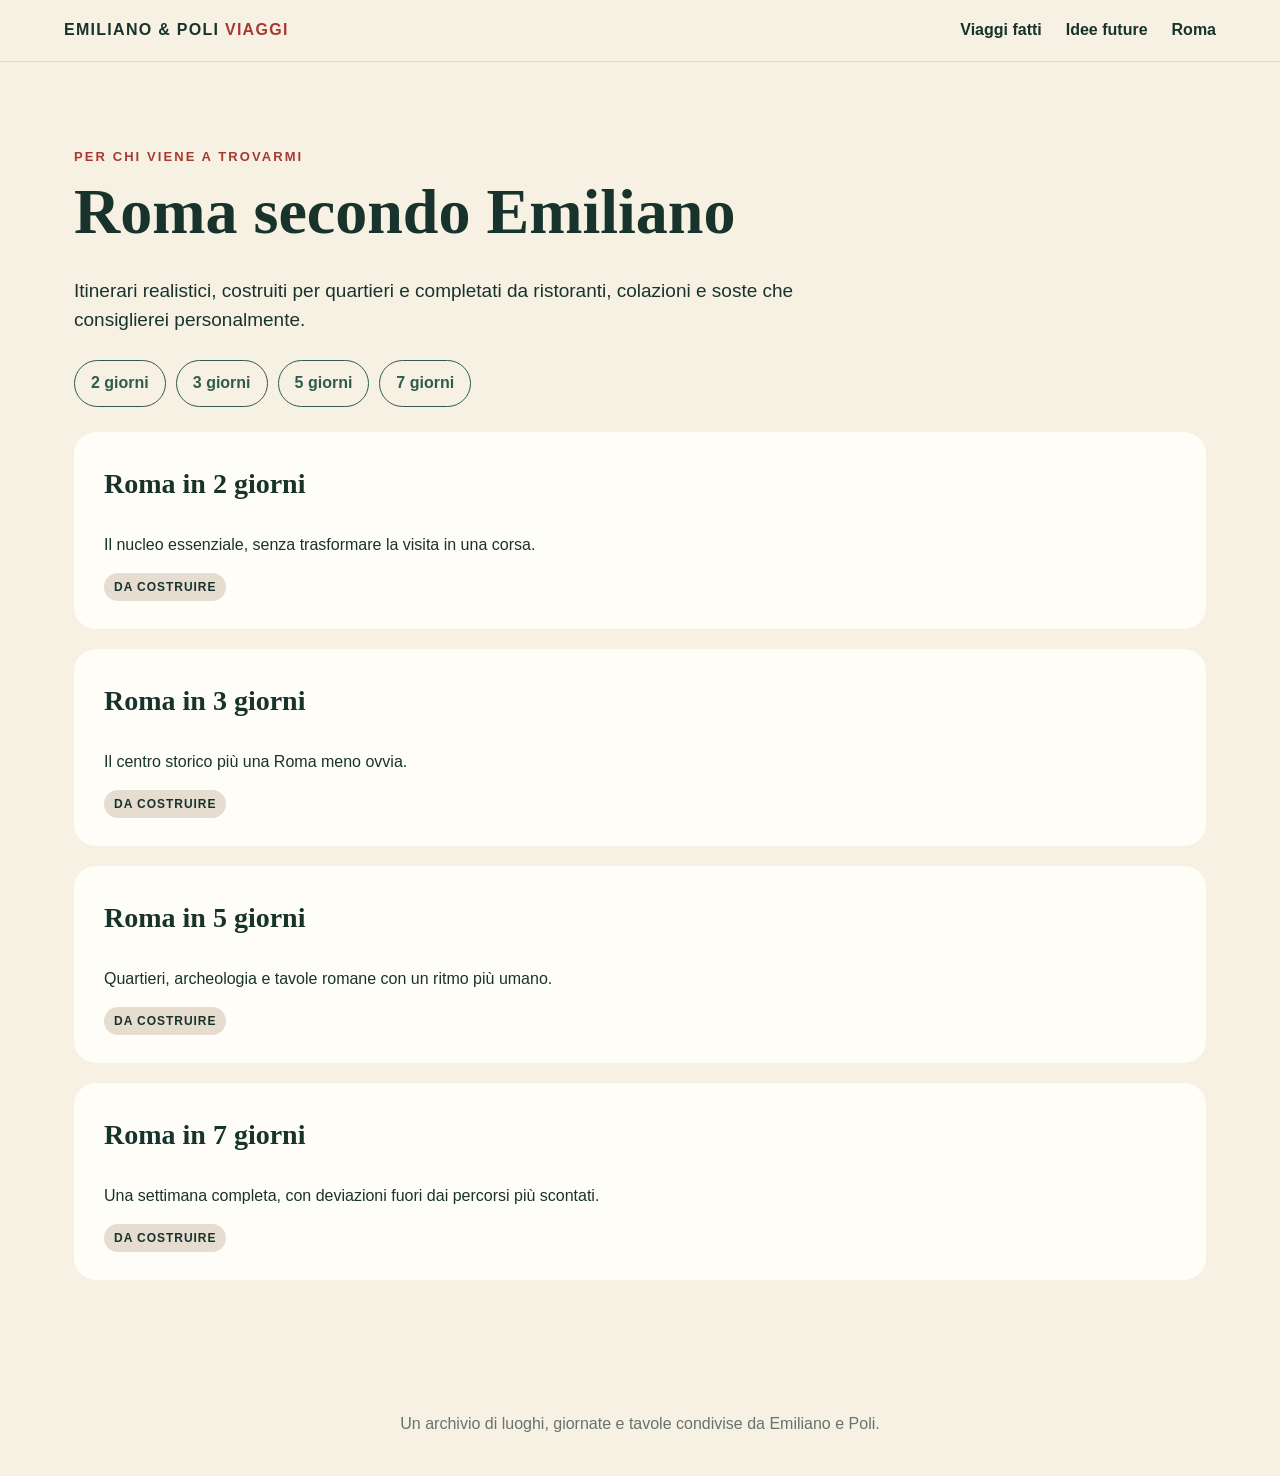
<file: roma.html>
<!doctype html><html lang="it"><head><meta charset="utf-8"><meta name="viewport" content="width=device-width,initial-scale=1"><meta name="robots" content="noindex,nofollow,noarchive,noimageindex,nosnippet"><meta name="googlebot" content="noindex,nofollow,noarchive,noimageindex,nosnippet"><meta name="description" content="Roma secondo Emiliano: itinerari realistici, quartieri e tavole romane."><meta property="og:type" content="website"><meta property="og:locale" content="it_IT"><meta property="og:site_name" content="Emiliano &amp; Poli · Viaggi"><meta property="og:title" content="La mia Roma · Emiliano"><meta property="og:description" content="Itinerari da 2, 3, 5 o 7 giorni, con i posti che consiglierei davvero."><meta property="og:url" content="https://emilianotizi-del.github.io/Viaggi/roma.html"><meta property="og:image" content="https://emilianotizi-del.github.io/Viaggi/assets/portogallo/foto/IMG_9422.webp"><meta property="og:image:alt" content="Un’immagine dall’archivio dei viaggi"><meta name="twitter:card" content="summary_large_image"><title>La mia Roma · Emiliano</title><link rel="stylesheet" href="style.css"></head><body><header class="top"><a class="brand" href="index.html">EMILIANO &amp; POLI <span>VIAGGI</span></a><button class="menu" aria-label="Apri menu">☰</button><nav><a href="viaggi.html">Viaggi fatti</a><a href="idee.html">Idee future</a><a href="roma.html">Roma</a></nav></header><main class="wrap"><p class="eyebrow">Per chi viene a trovarmi</p><h2>Roma secondo Emiliano</h2><p class="intro">Itinerari realistici, costruiti per quartieri e completati da ristoranti, colazioni e soste che consiglierei personalmente.</p><div class="duration"><a href="#due">2 giorni</a><a href="#tre">3 giorni</a><a href="#cinque">5 giorni</a><a href="#sette">7 giorni</a></div><section id="due" class="panel"><h3>Roma in 2 giorni</h3><p>Il nucleo essenziale, senza trasformare la visita in una corsa.</p><span class="tag">da costruire</span></section><section id="tre" class="panel"><h3>Roma in 3 giorni</h3><p>Il centro storico più una Roma meno ovvia.</p><span class="tag">da costruire</span></section><section id="cinque" class="panel"><h3>Roma in 5 giorni</h3><p>Quartieri, archeologia e tavole romane con un ritmo più umano.</p><span class="tag">da costruire</span></section><section id="sette" class="panel"><h3>Roma in 7 giorni</h3><p>Una settimana completa, con deviazioni fuori dai percorsi più scontati.</p><span class="tag">da costruire</span></section></main><footer>Un archivio di luoghi, giornate e tavole condivise da Emiliano e Poli.</footer><script>document.querySelector('.menu')?.addEventListener('click',()=>document.querySelector('.top nav').classList.toggle('open'))</script></body></html>
</file>
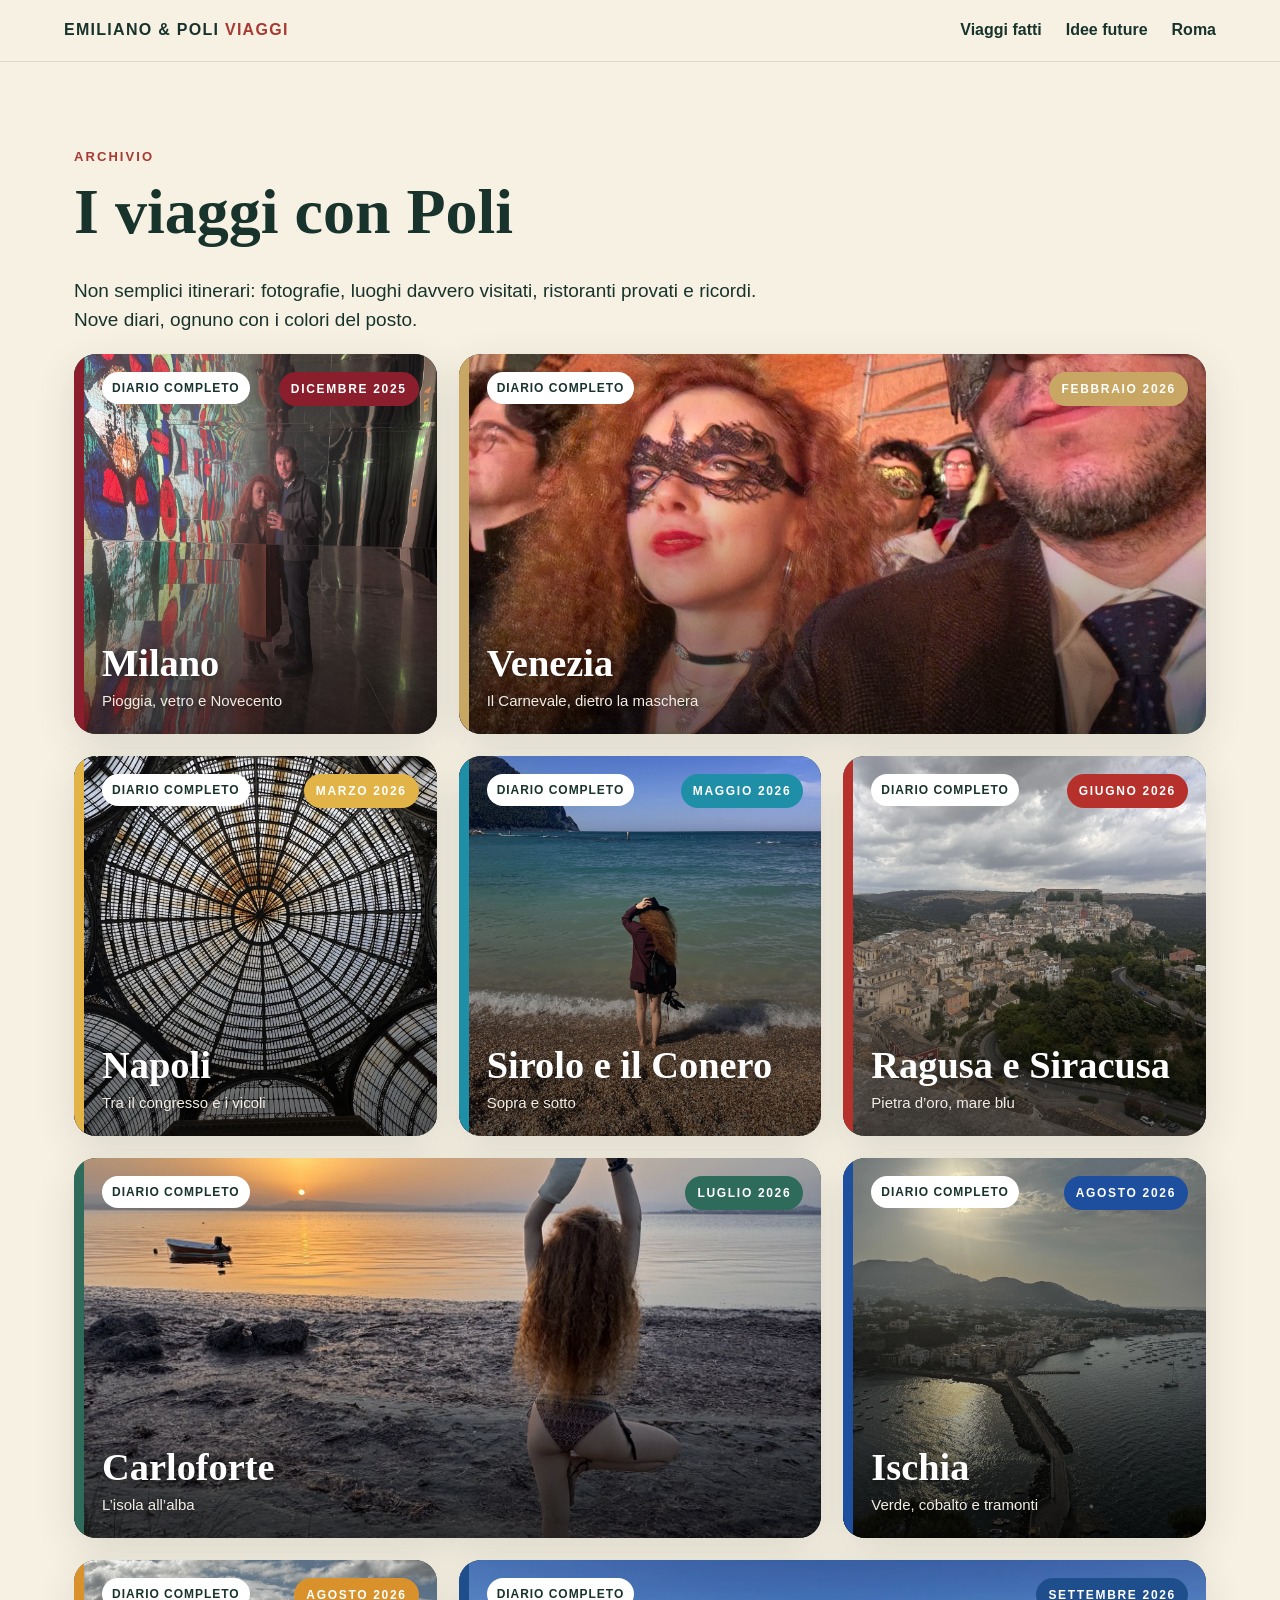
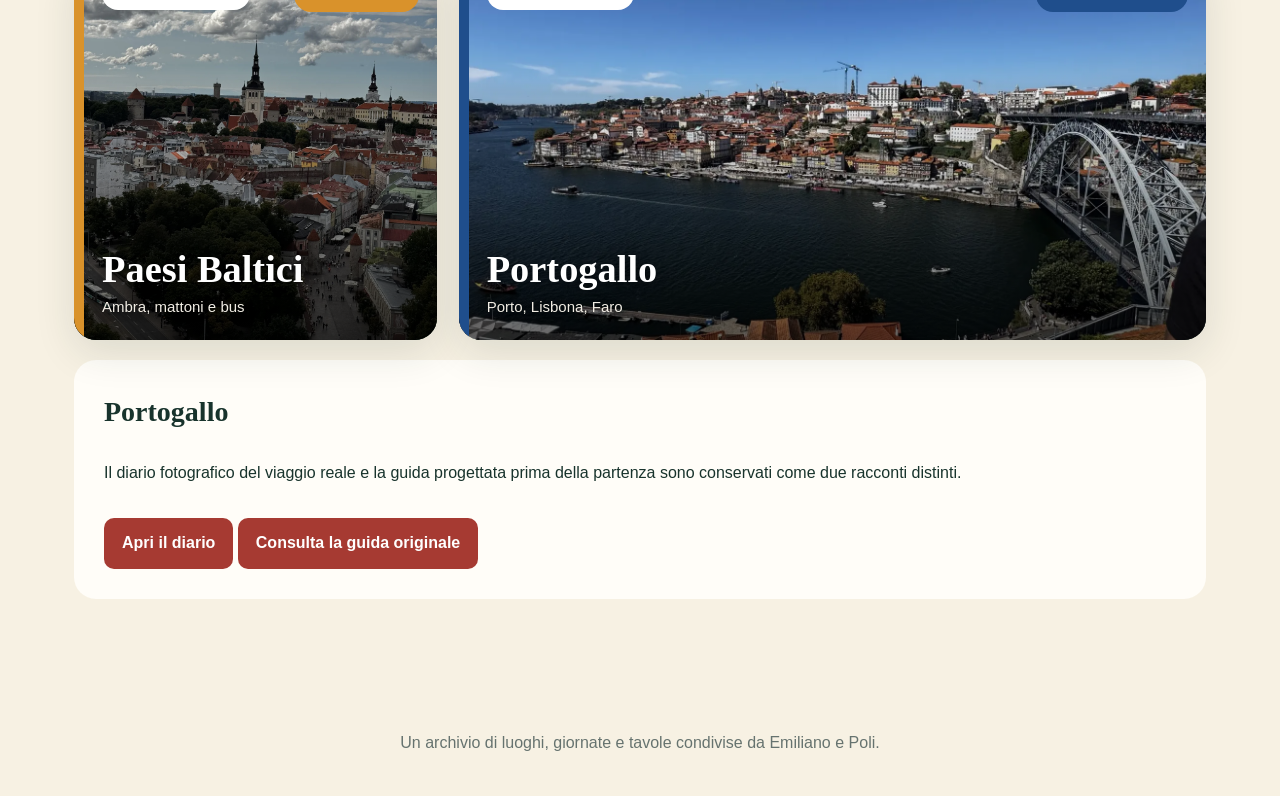
<file: viaggi.html>
<!doctype html><html lang="it"><head><meta charset="utf-8"><meta name="viewport" content="width=device-width,initial-scale=1"><meta name="robots" content="noindex,nofollow,noarchive,noimageindex,nosnippet"><meta name="googlebot" content="noindex,nofollow,noarchive,noimageindex,nosnippet"><meta name="description" content="L’archivio dei viaggi fatti da Emiliano e Poli."><meta property="og:type" content="website"><meta property="og:locale" content="it_IT"><meta property="og:site_name" content="Emiliano &amp; Poli · Viaggi"><meta property="og:title" content="Viaggi fatti · Emiliano & Poli"><meta property="og:description" content="Fotografie, luoghi visitati, ristoranti provati e ricordi dei nostri viaggi."><meta property="og:url" content="https://emilianotizi-del.github.io/Viaggi/viaggi.html"><meta property="og:image" content="https://emilianotizi-del.github.io/Viaggi/assets/sicilia/foto/IMG_8201.webp"><meta property="og:image:alt" content="Emiliano e Poli durante il viaggio a Milano"><meta name="twitter:card" content="summary_large_image"><title>Viaggi fatti · Emiliano & Poli</title><link rel="stylesheet" href="style.css"><link rel="stylesheet" href="home.css?v=1"></head><body><header class="top"><a class="brand" href="index.html">EMILIANO &amp; POLI <span>VIAGGI</span></a><button class="menu" aria-label="Apri menu">☰</button><nav><a href="viaggi.html">Viaggi fatti</a><a href="idee.html">Idee future</a><a href="roma.html">Roma</a></nav></header><main class="wrap"><p class="eyebrow">Archivio</p><h2>I viaggi con Poli</h2><p class="intro">Non semplici itinerari: fotografie, luoghi davvero visitati, ristoranti provati e ricordi. Nove diari, ognuno con i colori del posto.</p><div class="trip-grid"><a class="trip-card " href="milano.html" style="--accent:#8b1e2d"><img src="assets/milano/foto/IMG_6581.webp" alt="Milano" loading="lazy"><span class="band"></span><span class="tag">diario completo</span><span class="when">dicembre 2025</span><div class="txt"><h3>Milano</h3><p>Pioggia, vetro e Novecento</p></div></a><a class="trip-card wide" href="venezia.html" style="--accent:#c8a764"><img src="assets/venezia/foto/IMG_7187.webp" alt="Venezia" loading="lazy"><span class="band"></span><span class="tag">diario completo</span><span class="when">febbraio 2026</span><div class="txt"><h3>Venezia</h3><p>Il Carnevale, dietro la maschera</p></div></a><a class="trip-card " href="napoli.html" style="--accent:#e2b447"><img src="assets/napoli/foto/IMG_7477.webp" alt="Napoli" loading="lazy"><span class="band"></span><span class="tag">diario completo</span><span class="when">marzo 2026</span><div class="txt"><h3>Napoli</h3><p>Tra il congresso e i vicoli</p></div></a><a class="trip-card " href="conero.html" style="--accent:#1f8fa8"><img src="assets/conero/foto/IMG_7985.webp" alt="Sirolo e il Conero" loading="lazy"><span class="band"></span><span class="tag">diario completo</span><span class="when">maggio 2026</span><div class="txt"><h3>Sirolo e il Conero</h3><p>Sopra e sotto</p></div></a><a class="trip-card " href="sicilia.html" style="--accent:#b6302c"><img src="assets/sicilia/foto/IMG_8201.webp" alt="Ragusa e Siracusa" loading="lazy"><span class="band"></span><span class="tag">diario completo</span><span class="when">giugno 2026</span><div class="txt"><h3>Ragusa e Siracusa</h3><p>Pietra d’oro, mare blu</p></div></a><a class="trip-card wide" href="carloforte.html" style="--accent:#2f6b5a"><img src="assets/carloforte/foto/IMG_8528.webp" alt="Carloforte" loading="lazy"><span class="band"></span><span class="tag">diario completo</span><span class="when">luglio 2026</span><div class="txt"><h3>Carloforte</h3><p>L’isola all’alba</p></div></a><a class="trip-card " href="ischia.html" style="--accent:#1d4f9e"><img src="assets/ischia/foto/IMG_8809.webp" alt="Ischia" loading="lazy"><span class="band"></span><span class="tag">diario completo</span><span class="when">agosto 2026</span><div class="txt"><h3>Ischia</h3><p>Verde, cobalto e tramonti</p></div></a><a class="trip-card " href="baltici.html" style="--accent:#d9922b"><img src="assets/baltici/foto/IMG_8941.webp" alt="Paesi Baltici" loading="lazy"><span class="band"></span><span class="tag">diario completo</span><span class="when">agosto 2026</span><div class="txt"><h3>Paesi Baltici</h3><p>Ambra, mattoni e bus</p></div></a><a class="trip-card wide" href="portogallo.html" style="--accent:#1f4e8c"><img src="assets/portogallo/foto/IMG_9422.webp" alt="Portogallo" loading="lazy"><span class="band"></span><span class="tag">diario completo</span><span class="when">settembre 2026</span><div class="txt"><h3>Portogallo</h3><p>Porto, Lisbona, Faro</p></div></a></div><div class="panel"><h3>Portogallo</h3><p>Il diario fotografico del viaggio reale e la guida progettata prima della partenza sono conservati come due racconti distinti.</p><a class="cta" href="portogallo.html">Apri il diario</a> <a class="cta" href="portogallo-guida.html">Consulta la guida originale</a></div></main><footer>Un archivio di luoghi, giornate e tavole condivise da Emiliano e Poli.</footer><script>document.querySelector('.menu')?.addEventListener('click',()=>document.querySelector('.top nav').classList.toggle('open'))</script></body></html>
</file>
<file: style.css>
:root{--ink:#18332c;--paper:#f7f1e3;--red:#a63a32;--green:#315b4e;--gold:#d5a548;--white:#fffdf8}*{box-sizing:border-box}html{scroll-behavior:smooth}body{margin:0;font-family:-apple-system,BlinkMacSystemFont,"Segoe UI",sans-serif;color:var(--ink);background:var(--paper);line-height:1.55}.top{position:sticky;top:0;z-index:10;display:flex;align-items:center;justify-content:space-between;padding:18px clamp(20px,5vw,72px);background:rgba(247,241,227,.94);backdrop-filter:blur(12px);border-bottom:1px solid rgba(24,51,44,.12)}.brand{font-weight:800;letter-spacing:.08em;text-decoration:none;color:var(--ink)}.brand span{color:var(--red)}nav{display:flex;gap:24px}nav a{text-decoration:none;color:var(--ink);font-weight:650}.menu{display:none;border:0;background:none;font-size:24px}.hero{min-height:68vh;display:grid;place-items:end start;padding:clamp(36px,8vw,110px);background:linear-gradient(120deg,rgba(16,42,35,.9),rgba(49,91,78,.5)),url('https://upload.wikimedia.org/wikipedia/commons/e/e8/Puente_Don_Luis_I%2C_Oporto%2C_Portugal%2C_2012-05-09%2C_DD_02.JPG') center/cover;color:white}.hero h1{font-family:Georgia,serif;font-size:clamp(48px,10vw,110px);line-height:.92;margin:0;max-width:900px}.hero p{font-size:clamp(18px,2vw,26px);max-width:650px}.wrap{max-width:1180px;margin:auto;padding:72px 24px}.eyebrow{text-transform:uppercase;letter-spacing:.16em;color:var(--red);font-weight:800;font-size:13px}h1,h2,h3{font-family:Georgia,serif}h2{font-size:clamp(34px,6vw,64px);line-height:1;margin:10px 0 32px}.grid{display:grid;grid-template-columns:repeat(3,1fr);gap:22px}.card{display:flex;flex-direction:column;min-height:270px;padding:28px;border-radius:22px;background:var(--white);box-shadow:0 12px 40px rgba(24,51,44,.08);color:inherit;text-decoration:none}.card:hover{transform:translateY(-3px)}.card .num{color:var(--red);font-weight:800}.card h3{font-size:29px;margin:auto 0 8px}.card p{margin:0;color:#53635e}.trip-list{display:grid;gap:14px}.trip{display:grid;grid-template-columns:80px 1fr auto;align-items:center;gap:20px;padding:22px;border-radius:18px;background:var(--white);text-decoration:none;color:inherit}.trip time{font-weight:800;color:var(--red)}.trip h3{margin:0;font-size:24px}.tag{font-size:12px;font-weight:800;text-transform:uppercase;letter-spacing:.08em;padding:7px 10px;border-radius:99px;background:#e6ddd0}.tag.progress{background:#f2d5a3}.intro{max-width:720px;font-size:19px}.duration{display:flex;flex-wrap:wrap;gap:10px;margin:25px 0}.duration a{padding:10px 16px;border:1px solid var(--green);border-radius:99px;text-decoration:none;color:var(--green);font-weight:700}.panel{background:var(--white);padding:30px;border-radius:22px;margin:20px 0}.panel h3{font-size:28px;margin-top:0}.cta{display:inline-block;margin-top:16px;padding:13px 18px;border-radius:10px;background:var(--red);color:white;text-decoration:none;font-weight:800}footer{padding:40px 24px;text-align:center;color:#66736f}@media(max-width:760px){.grid{grid-template-columns:1fr}.top{align-items:flex-start}.menu{display:block}.top nav{display:none;position:absolute;top:64px;left:0;right:0;flex-direction:column;padding:22px;background:var(--paper)}.top nav.open{display:flex}.trip{grid-template-columns:58px 1fr}.trip .tag{grid-column:2}.hero{min-height:62vh;padding:42px 24px}}
</file>
<file: home.css>
/* home.css — home e archivio: mosaico fotografico dei viaggi, un colore per ogni diario */
:root{--c-milano:#8b1e2d;--c-venezia:#c8a764;--c-napoli:#e2b447;--c-conero:#1f8fa8;--c-sicilia:#b6302c;--c-carloforte:#2f6b5a;--c-ischia:#1d4f9e;--c-baltici:#d9922b;--c-portogallo:#1f4e8c}

/* HOME — mosaico in apertura */
.h-hero{position:relative;display:grid;grid-template-columns:1.4fr 1fr 1fr;grid-template-rows:repeat(2,minmax(220px,38vh));gap:6px;padding:6px;background:var(--ink)}
.h-hero figure{margin:0;position:relative;overflow:hidden;border-radius:6px}
.h-hero figure:first-child{grid-row:span 2}
.h-hero img{width:100%;height:100%;object-fit:cover;display:block;transition:transform .8s}
.h-hero figure:hover img{transform:scale(1.04)}
.h-hero figcaption{position:absolute;left:12px;bottom:10px;font:700 11px/1 -apple-system,BlinkMacSystemFont,"Segoe UI",sans-serif;letter-spacing:.16em;text-transform:uppercase;color:#fff;padding:7px 10px;border-radius:99px;background:#0008;backdrop-filter:blur(4px)}
.h-hero-copy{position:absolute;inset:auto 0 0 0;padding:clamp(24px,5vw,64px);background:linear-gradient(0deg,#18332cf2,#18332c99 60%,transparent);color:#fff;pointer-events:none}
.h-hero-copy>*{pointer-events:auto}
.h-hero-copy .eyebrow{color:var(--gold)}
.h-hero-copy h1{font-family:Georgia,serif;font-size:clamp(40px,7vw,92px);line-height:.95;margin:6px 0 10px;max-width:900px}
.h-hero-copy p:last-child{max-width:620px;font-size:clamp(16px,1.6vw,20px);margin:0}

/* HOME — tre modi di partire, con striscia di foto */
.h-ways{display:grid;grid-template-columns:repeat(3,1fr);gap:22px}
.h-way{display:flex;flex-direction:column;border-radius:22px;overflow:hidden;background:var(--white);box-shadow:0 12px 40px rgba(24,51,44,.08);text-decoration:none;color:inherit;transition:transform .25s}
.h-way:hover{transform:translateY(-4px)}
.h-way .strip{display:grid;grid-template-columns:repeat(3,1fr);height:150px;overflow:hidden}
.h-way .strip img{width:100%;height:150px;object-fit:cover;display:block}
.h-way .strip.one{grid-template-columns:1fr}.h-way .strip.roma{display:block}.h-way .strip.roma svg{width:100%;height:100%;display:block}
.h-way .body{padding:24px 26px 28px;border-top:6px solid var(--accent,var(--red))}
.h-way .num{color:var(--accent,var(--red));font-weight:800;font-size:13px;letter-spacing:.12em}
.h-way h3{font-size:28px;margin:8px 0 6px}
.h-way p{margin:0;color:#53635e}

/* ARCHIVIO — griglia di copertine */
.trip-grid{display:grid;grid-template-columns:repeat(3,1fr);gap:22px}
.trip-card{position:relative;display:block;border-radius:22px;overflow:hidden;min-height:380px;text-decoration:none;color:#fff;background:var(--ink);box-shadow:0 12px 40px rgba(24,51,44,.12)}
.trip-card.wide{grid-column:span 2}
.trip-card img{position:absolute;inset:0;width:100%;height:100%;object-fit:cover;transition:transform .8s}
.trip-card:hover img{transform:scale(1.05)}
.trip-card:after{content:"";position:absolute;inset:0;background:linear-gradient(0deg,#0009 0,#0003 45%,transparent 70%)}
.trip-card .band{position:absolute;left:0;top:0;bottom:0;width:10px;background:var(--accent);z-index:2}
.trip-card .when{position:absolute;top:18px;right:18px;z-index:2;font-weight:800;font-size:12px;letter-spacing:.14em;text-transform:uppercase;padding:8px 12px;border-radius:99px;background:var(--accent);color:#fff}
.trip-card .txt{position:absolute;left:28px;right:20px;bottom:22px;z-index:2}
.trip-card h3{font-family:Georgia,serif;font-size:clamp(28px,3vw,40px);margin:0 0 6px;line-height:1;text-shadow:0 2px 12px #0008}
.trip-card p{margin:0;font-size:15px;color:#f1ede4;text-shadow:0 1px 8px #0008}
.trip-card .tag{position:absolute;left:28px;top:18px;z-index:2;background:#fff;color:var(--ink)}
.trip-card.soon{filter:saturate(.4)}.trip-card.soon .tag{background:#f2d5a3}

/* HOME — ultimo viaggio */
.h-last{display:grid;grid-template-columns:1.1fr 1fr;border-radius:22px;overflow:hidden;background:var(--white);box-shadow:0 12px 40px rgba(24,51,44,.08)}
.h-last img{width:100%;height:100%;min-height:320px;object-fit:cover;display:block}
.h-last div{padding:34px}
.h-last h3{font-size:30px;margin:0 0 10px}

@media(max-width:900px){
 .h-hero{grid-template-columns:1fr 1fr;grid-template-rows:38vh 24vh 24vh}.h-hero figure:first-child{grid-column:span 2;grid-row:auto}
 .h-ways,.trip-grid{grid-template-columns:1fr 1fr}.trip-card.wide{grid-column:span 2}
 .h-last{grid-template-columns:1fr}
}
@media(max-width:600px){
 .h-hero{grid-template-columns:1fr 1fr;grid-template-rows:42vh 22vh 22vh}.h-hero-copy h1{font-size:40px}
 .h-ways,.trip-grid{grid-template-columns:1fr}.trip-card.wide{grid-column:auto}.trip-card{min-height:320px}
 .h-way .strip{height:120px}.h-way .strip img{height:120px}
}
</file>
<file: conero.css>
/* conero.css — identità grafica del diario di Sirolo e del Conero: calcare, Adriatico, tende a righe, sottosuolo */
:root{--calcare:#f8f5ee;--adriatico:#1f8fa8;--turchese:#5cc3c9;--notte:#0f2f3f;--macchia:#3f6b4a;--ciottolo:#d9d2c3;--ocra:#c8973f;--grotta:#1a1410;--sabbia:#efe2c8}
.conero{background:var(--calcare);color:var(--notte);font-family:"Nunito Sans","Segoe UI",sans-serif}
.conero-top{background:#f8f5eeee;border-color:#1f8fa833}.conero-top .brand span{color:var(--adriatico)}

/* tenda a righe: il motivo degli stabilimenti */
.tenda{background:repeating-linear-gradient(90deg,var(--adriatico) 0 22px,#fff 22px 44px)}
.onda{display:block;width:100%;height:60px}

.k-hero{position:relative;min-height:90vh;display:grid;place-items:end start;overflow:hidden;background:var(--notte)}
.k-hero>img{position:absolute;inset:0;width:100%;height:100%;object-fit:cover;object-position:center 30%}
.k-hero:after{content:"";position:absolute;inset:0;background:linear-gradient(0deg,#0f2f3fee 0,#0f2f3f55 45%,transparent 70%)}
.k-hero-copy{position:relative;z-index:1;color:#fff;padding:clamp(28px,6vw,90px);max-width:820px}
.k-hero .tenda{height:16px;width:220px;margin-bottom:26px;border-radius:99px}
.k-kicker,.k-day header>span,.k-box>span{font:800 12px "Nunito Sans",sans-serif;letter-spacing:.22em;text-transform:uppercase;color:var(--turchese)}
.k-hero h1{font:italic 300 clamp(70px,13vw,170px)/.85 Fraunces,serif;margin:14px 0 6px;letter-spacing:-.03em}
.k-subtitle{font:400 clamp(20px,2.8vw,36px) Fraunces,serif;margin:0 0 20px;color:var(--turchese)}
.k-hero-copy>p:last-child{max-width:560px;font-size:clamp(16px,1.6vw,20px);line-height:1.6;color:#e6eef1}

.k-intro{max-width:1000px;margin:auto;padding:80px 28px 60px;text-align:center}
.k-intro>p{font:italic 300 clamp(26px,3.6vw,46px)/1.2 Fraunces,serif;margin:0 auto 40px;max-width:860px}
.k-facts{display:flex;justify-content:center;gap:clamp(20px,6vw,80px);flex-wrap:wrap}
.k-facts div{display:grid;place-items:center;width:110px;height:110px;border-radius:52% 48% 55% 45%/50% 55% 45% 50%;background:var(--ciottolo)}
.k-facts strong{font:400 40px Fraunces,serif;color:var(--notte);line-height:1}
.k-facts span{text-transform:uppercase;letter-spacing:.12em;font-size:10px;font-weight:800;color:var(--macchia)}

.k-day{padding:80px max(5vw,20px) 100px;position:relative}
.k-day header{max-width:1240px;margin:0 auto 46px;display:grid;grid-template-columns:1fr auto;gap:30px;align-items:end}
.k-day h2{font:300 clamp(40px,6vw,84px)/.95 Fraunces,serif;margin:10px 0 14px;letter-spacing:-.02em}
.k-day h2 em{font-style:italic;color:var(--adriatico)}
.k-day header p{font-size:18px;max-width:640px;margin:0}
.k-day header .sole{width:120px;height:120px;border-radius:50%;background:radial-gradient(circle,#ffd166 0 44%,transparent 45%),repeating-conic-gradient(#ffd16655 0 6deg,transparent 6deg 12deg)}
.sotto{background:var(--grotta);color:#efe6d6}.sotto .k-day h2,.sotto h2{color:#efe6d6}.k-day.sotto h2 em{color:var(--ocra)}
.sotto .k-kicker,.sotto .k-day header>span,.sotto .k-box>span{color:var(--ocra)}
.sotto .k-box{background:#2a211a;color:#efe6d6;border-top-color:var(--ocra)}.sotto .k-box h3{color:var(--ocra)}
.sotto .k-quote{color:var(--ocra)}
.sabbia{background:var(--sabbia)}

.k-grid{display:grid;grid-template-columns:repeat(12,1fr);gap:16px;max-width:1240px;margin:auto}
.k-grid figure{margin:0;position:relative;overflow:hidden;background:#1b3a49;min-height:380px;border-radius:22px}
.k-grid img,.k-grid video{display:block;width:100%;height:100%;object-fit:cover;position:absolute;inset:0}
.k-grid video{object-fit:contain;background:#000}
.k-grid figcaption{position:absolute;left:14px;bottom:14px;padding:8px 14px;background:#fffffff0;color:var(--notte);border-radius:99px;font:600 13px "Nunito Sans",sans-serif;letter-spacing:.02em;max-width:calc(100% - 28px)}
.sotto .k-grid figure{background:#0d0a08}.sotto .k-grid figcaption{background:#2a211af0;color:#efe6d6}
.k-video figcaption{bottom:auto;top:14px;pointer-events:none}
.k-grid>.c4{grid-column:span 4}.k-grid>.c5{grid-column:span 5}.k-grid>.c6{grid-column:span 6}.k-grid>.c7{grid-column:span 7}.k-grid>.c8{grid-column:span 8}.k-grid>.c12{grid-column:1/-1}
.r2{grid-row:span 2}.h-tall{min-height:760px}.h-mid{min-height:520px}.h-low{min-height:360px}

/* box informativo: cartello da stabilimento, bordo superiore a righe */
.k-box{grid-column:span 4;align-self:center;background:#fff;border-radius:18px;padding:24px 26px;border-top:12px solid var(--adriatico);box-shadow:0 10px 30px #0f2f3f14}
.k-box.riga{border-top:0;position:relative}.k-box.riga:before{content:"";position:absolute;left:0;right:0;top:0;height:12px;border-radius:18px 18px 0 0;background:repeating-linear-gradient(90deg,var(--adriatico) 0 16px,#fff 16px 32px)}
.k-box>span{display:block;margin-bottom:8px;color:var(--adriatico)}
.k-box h3{font:400 25px Fraunces,serif;margin:0 0 10px;line-height:1.1}
.k-box p{margin:0;font-size:15.5px;line-height:1.6}
.k-quote{grid-column:span 5;align-self:center;font:italic 300 clamp(26px,3vw,40px)/1.2 Fraunces,serif;color:var(--adriatico);padding:16px 8px;margin:0}

.k-interlude{padding:80px 28px;text-align:center;background:var(--notte);color:#fff;position:relative}
.k-interlude p{max-width:860px;margin:auto;font:italic 300 clamp(28px,4.4vw,56px)/1.15 Fraunces,serif}
.k-interlude small{display:block;margin-top:22px;letter-spacing:.2em;text-transform:uppercase;font-weight:800;font-size:11px;color:var(--turchese)}

.k-end{max-width:1240px;margin:auto;padding:36px max(5vw,20px);display:flex;justify-content:space-between;gap:20px;font:800 12px "Nunito Sans",sans-serif;letter-spacing:.14em;text-transform:uppercase}
.k-end a{color:var(--adriatico);text-decoration:none}
.k-footer{background:var(--notte);color:#b8cad3}

@media(max-width:900px){
 .k-hero{min-height:80vh}.k-hero h1{font-size:clamp(64px,20vw,120px)}
 .k-day{padding:64px 16px 80px}.k-day header{grid-template-columns:1fr}.k-day header .sole{width:70px;height:70px;order:-1}
 .k-grid{gap:12px}.k-grid figure{min-height:340px;border-radius:16px}
 .k-grid>.c4,.k-grid>.c5,.k-grid>.c6,.k-grid>.c7,.k-grid>.c8{grid-column:span 6}.r2{grid-row:auto}.h-tall{min-height:520px}.h-mid{min-height:440px}
 .k-grid>.k-box,.k-grid>.k-quote{grid-column:1/-1}
 .k-facts div{width:92px;height:92px}.k-facts strong{font-size:32px}
}
@media(max-width:560px){
 .k-grid>.c4,.k-grid>.c5,.k-grid>.c6,.k-grid>.c7,.k-grid>.c8{grid-column:1/-1}.k-grid figure{min-height:420px}.k-grid figure.k-video{min-height:560px}.h-tall{min-height:520px}.h-low{min-height:300px}
 .k-end span{display:none}
}
</file>
<file: milano.css>
:root{--mi-red:#c52127;--mi-ink:#17191c;--mi-paper:#f1eee7;--mi-silver:#c9cbd0;--mi-wine:#5d1d2c}
body{background:var(--mi-paper);color:var(--mi-ink);font-family:"DM Sans",sans-serif}
.top{background:rgba(241,238,231,.94);border-bottom:1px solid #1b1c1f}.brand span{color:var(--mi-red)}
.mi-hero{min-height:78vh;display:grid;grid-template-columns:1.4fr .9fr;background:var(--mi-ink);color:white;border-bottom:12px solid var(--mi-red)}
.mi-hero__image{min-height:620px;overflow:hidden}.mi-hero__image img{width:100%;height:100%;object-fit:cover;filter:saturate(.72) contrast(1.08)}
.mi-hero__copy{padding:clamp(40px,7vw,110px);display:flex;flex-direction:column;justify-content:center;position:relative;background:linear-gradient(135deg,#181a1d 72%,#24272b 72%)}
.mi-hero__copy:before{content:"";position:absolute;left:0;top:14%;width:44px;height:44%;background:var(--mi-red)}
.kicker,.chapter header span{font-size:.76rem;text-transform:uppercase;letter-spacing:.18em;font-weight:700;color:var(--mi-red)}
.mi-hero h1{font-family:Italiana,serif;font-size:clamp(5rem,12vw,11rem);line-height:.82;font-weight:400;margin:22px 0 34px;letter-spacing:-.04em}
.mi-hero__copy>p:not(.kicker){max-width:470px;font-size:1.15rem;line-height:1.65;color:#dedee0}.coordinate{margin-top:54px;color:#9d9fa4;font-size:.75rem;letter-spacing:.14em}
.mi-wrap{width:min(1180px,calc(100% - 40px));margin:auto}.lead{display:grid;grid-template-columns:120px 1fr;gap:28px;padding:90px 0;border-bottom:1px solid #999}
.lead span{font-family:Italiana,serif;font-size:4rem;color:var(--mi-red)}.lead p{font-family:Italiana,serif;font-size:clamp(1.8rem,3.2vw,3rem);line-height:1.25;margin:0;max-width:900px}
.chapter{padding:100px 0 30px}.chapter>header{display:grid;grid-template-columns:1fr 2.2fr;align-items:end;margin-bottom:36px}.chapter h2{font-family:Italiana,serif;font-size:clamp(2.8rem,6vw,5.6rem);font-weight:400;line-height:.95;margin:0}
.grid{display:grid;gap:18px}.grid figure,.video-row figure{margin:0;position:relative;overflow:hidden;background:#222}.grid img{display:block;width:100%;height:100%;object-fit:cover;transition:transform .5s ease}.grid figure:hover img{transform:scale(1.015)}
figcaption{position:absolute;left:0;right:0;bottom:0;padding:32px 18px 14px;background:linear-gradient(transparent,rgba(0,0,0,.72));color:white;font-size:.78rem;letter-spacing:.04em}
.note{padding:clamp(28px,4vw,54px);display:flex;flex-direction:column;justify-content:center}.note small{text-transform:uppercase;letter-spacing:.16em;font-weight:700;color:var(--mi-red)}.note h3{font-family:Italiana,serif;font-size:clamp(2rem,3.2vw,3.3rem);font-weight:400;line-height:1.02;margin:16px 0}.note p{font-size:1rem;line-height:1.75;margin:0}
.city-grid{grid-template-columns:1.7fr 1fr}.city-grid .city{min-height:640px}.dark{background:var(--mi-ink);color:#f6f4ef}.dark p{color:#c9c9cb}
.immersion-grid{grid-template-columns:1fr 1fr}.immersion-grid figure{min-height:620px}.immersion-grid .landscape{grid-column:span 2;min-height:520px}.red{background:var(--mi-red);color:white}.red small{color:#fff}.red p{color:#ffe8e8}
.museum-grid{grid-template-columns:1fr 1fr}.museum-grid figure{min-height:620px}.paper{background:#d8d9dc}.outline{border:2px solid var(--mi-ink);background:transparent}
.video-row{display:grid;grid-template-columns:minmax(280px,520px) 1fr;gap:18px;background:var(--mi-ink);padding:18px}.video-row figure{min-height:680px}.video-row video{width:100%;height:100%;object-fit:cover;display:block}.video-row blockquote{font-family:Italiana,serif;color:white;font-size:clamp(2.4rem,5vw,5.2rem);line-height:1.1;margin:0;padding:clamp(35px,6vw,80px);display:flex;align-items:center;border-left:9px solid var(--mi-red)}
.evening-grid{grid-template-columns:.85fr 1.15fr}.evening-grid figure{min-height:600px}.evening-grid .metro{grid-column:span 2;min-height:500px}.wine{background:var(--mi-wine);color:#fff}.wine small{color:#e8a7ae}.wine p{color:#efdfe2}
footer{background:var(--mi-ink);color:#b8b9bc;margin-top:100px}
@media(max-width:760px){.mi-hero{grid-template-columns:1fr;min-height:auto}.mi-hero__image{min-height:52vh}.mi-hero__copy{padding:55px 28px}.mi-hero__copy:before{display:none}.mi-hero h1{font-size:5rem}.mi-wrap{width:min(100% - 24px,1180px)}.lead{grid-template-columns:1fr;padding:60px 0}.lead span{font-size:2.5rem}.chapter{padding-top:70px}.chapter>header{grid-template-columns:1fr;gap:14px}.city-grid,.immersion-grid,.museum-grid,.evening-grid,.video-row{grid-template-columns:1fr}.immersion-grid .landscape,.evening-grid .metro{grid-column:auto}.grid figure,.city-grid .city,.immersion-grid figure,.immersion-grid .landscape,.museum-grid figure,.evening-grid figure,.evening-grid .metro{min-height:480px}.video-row figure{min-height:600px}.video-row blockquote{border-left:0;border-top:7px solid var(--mi-red);padding:38px 24px}.note{min-height:auto;padding:34px 26px}}
@media(prefers-reduced-motion:reduce){.grid img{transition:none}}
</file>
<file: portogallo.css>
body{--pt-blue:#135a7a;--pt-blue-dark:#0b405a;--pt-terracotta:#b84e3a;--pt-gold:#e0ad3c;--pt-cream:#f8f0dd;font-family:"Manrope",-apple-system,BlinkMacSystemFont,"Segoe UI",sans-serif;background:var(--pt-cream)}
body h1,body h2,body h3{font-family:"Cormorant Garamond",Georgia,serif}.brand{font-family:"Manrope",sans-serif}.brand span,.eyebrow,.day-date{color:var(--pt-terracotta)}
.trip-hero{min-height:72vh;display:grid;align-items:end;padding:clamp(40px,8vw,100px);color:#fff;background:linear-gradient(180deg,rgba(7,48,69,.12),rgba(7,39,55,.9)),var(--hero-image) center/cover;border-bottom:10px solid transparent;border-image:repeating-linear-gradient(90deg,var(--pt-blue) 0 44px,#fff 44px 52px,var(--pt-gold) 52px 96px,#fff 96px 104px,var(--pt-terracotta) 104px 148px) 10}
.trip-hero__inner{max-width:900px}.trip-hero h1{font-size:clamp(60px,11vw,124px);line-height:.82;margin:8px 0 18px;text-shadow:0 3px 24px rgba(0,0,0,.28)}.trip-hero p{max-width:680px;font-size:clamp(18px,2vw,24px)}
.trip-nav{display:flex;flex-wrap:wrap;gap:10px;margin-top:24px}.trip-nav a{padding:9px 14px;border:1px solid rgba(255,255,255,.55);border-radius:99px;color:#fff;text-decoration:none;font-weight:750}
.trip-summary{display:grid;grid-template-columns:repeat(4,1fr);gap:1px;background:var(--pt-blue);border:1px solid rgba(19,90,122,.2);border-radius:20px;overflow:hidden;margin-top:-38px;position:relative;box-shadow:0 14px 40px rgba(11,64,90,.12)}.trip-summary div{background:#fffdf8;padding:24px}.trip-summary strong{display:block;font-family:"Cormorant Garamond",Georgia,serif;font-size:30px;color:var(--pt-blue-dark)}.trip-summary span{color:#63706c;font-size:14px}
.day{position:relative;padding:88px 0 78px;border-bottom:1px solid rgba(19,90,122,.18)}.day::before{content:"";position:absolute;top:34px;left:0;width:108px;height:10px;background:repeating-linear-gradient(90deg,var(--pt-blue) 0 14px,#fff 14px 18px,var(--pt-gold) 18px 32px,#fff 32px 36px,var(--pt-terracotta) 36px 50px);border-radius:2px}.day-head{display:grid;grid-template-columns:130px 1fr;gap:26px;align-items:start;margin-bottom:34px}.day-date{font-weight:850;text-transform:uppercase;letter-spacing:.08em}.day h2{margin:0 0 12px;color:var(--pt-blue-dark)}.day-intro{font-size:19px;max-width:760px;margin:0;color:#43544f}
.story-grid{display:grid;grid-template-columns:repeat(12,1fr);gap:14px}.story-grid figure{grid-column:span 4;margin:0;position:relative;overflow:hidden;border-radius:18px;background:#ddd;min-height:290px}.story-grid figure.wide{grid-column:span 8}.story-grid figure.tall{grid-row:span 2;min-height:594px}.story-grid img,.story-grid video{display:block;width:100%;height:100%;object-fit:cover}.story-grid img{cursor:zoom-in;transition:transform .35s ease}.story-grid figure:hover img{transform:scale(1.018)}.story-grid figcaption{position:absolute;left:0;right:0;bottom:0;padding:30px 16px 13px;background:linear-gradient(transparent,rgba(5,18,14,.8));color:#fff;font-size:14px}
.story-grid .clip{background:var(--pt-blue-dark)}.clip video{object-fit:contain;max-height:650px}.clip figcaption{pointer-events:none}.memory{grid-column:span 4;display:flex;flex-direction:column;justify-content:center;padding:28px;border-radius:18px;background:var(--pt-blue-dark);color:#fff;box-shadow:inset 0 0 0 1px rgba(255,255,255,.12)}.memory p{font-family:"Cormorant Garamond",Georgia,serif;font-size:27px;line-height:1.2;margin:0}.memory small{margin-top:16px;color:#d8e3df}.memory.final-memory{grid-column:1/-1;background:linear-gradient(110deg,var(--pt-blue-dark),var(--pt-blue));min-height:180px}
.context-card{grid-column:span 8;padding:30px 34px;border-radius:18px;background:#f1e5c9;color:#203a43;border-top:5px solid var(--pt-blue);box-shadow:0 10px 28px rgba(32,58,67,.06)}.context-card.full{grid-column:1/-1}.context-card.compact{grid-column:span 4}.context-card.wide{grid-column:span 8}.context-card:nth-of-type(even){border-top-color:var(--pt-terracotta)}.context-card span{display:block;margin-bottom:8px;color:var(--pt-terracotta);font-size:12px;font-weight:850;letter-spacing:.1em;text-transform:uppercase}.context-card h3{margin:0 0 10px;font-size:clamp(26px,3vw,38px);color:var(--pt-blue-dark)}.context-card p{max-width:920px;margin:0;font-size:16px;line-height:1.7}
.note-stack{grid-column:span 8;display:grid;grid-template-rows:auto 1fr;gap:14px}.note-stack .memory,.note-stack .context-card{grid-column:1/-1}.story-grid figure.side-photo{grid-column:span 4;min-height:620px}
.diary-actions{display:flex;flex-wrap:wrap;gap:12px;margin-top:30px}.diary-actions .cta.secondary{background:transparent;color:var(--red);border:1px solid var(--red)}.lightbox{border:0;padding:0;background:transparent;max-width:min(94vw,1200px);max-height:94vh}.lightbox::backdrop{background:rgba(7,17,14,.92)}.lightbox img{display:block;max-width:94vw;max-height:90vh;border-radius:12px}.lightbox button{position:fixed;right:18px;top:14px;border:0;border-radius:50%;width:44px;height:44px;background:#fff;font-size:24px;cursor:pointer}.note{padding:20px 22px;border-left:4px solid var(--gold);background:#efe5cf;border-radius:0 14px 14px 0}
@media(max-width:760px){.trip-hero{min-height:68vh;padding:46px 22px}.trip-summary{grid-template-columns:repeat(2,1fr);margin-top:-24px}.trip-summary div{padding:18px}.day{padding:58px 0}.day-head{grid-template-columns:1fr;gap:8px}.story-grid{grid-template-columns:1fr 1fr;gap:9px}.story-grid figure,.story-grid figure.wide,.story-grid figure.tall{grid-column:span 1;grid-row:auto;min-height:260px}.story-grid figure.wide{grid-column:span 2}.story-grid figure.tall{min-height:430px}.story-grid .clip{grid-column:span 2;min-height:auto}.story-grid .clip video{height:auto;max-height:72vh}.memory,.context-card,.context-card.full,.context-card.compact,.context-card.wide,.note-stack{grid-column:span 2}.note-stack{display:grid;gap:9px}.story-grid figure.side-photo{grid-column:span 2;min-height:430px}.memory p{font-size:21px}.context-card{padding:24px}.context-card p{font-size:15px;line-height:1.65}}
</file>
